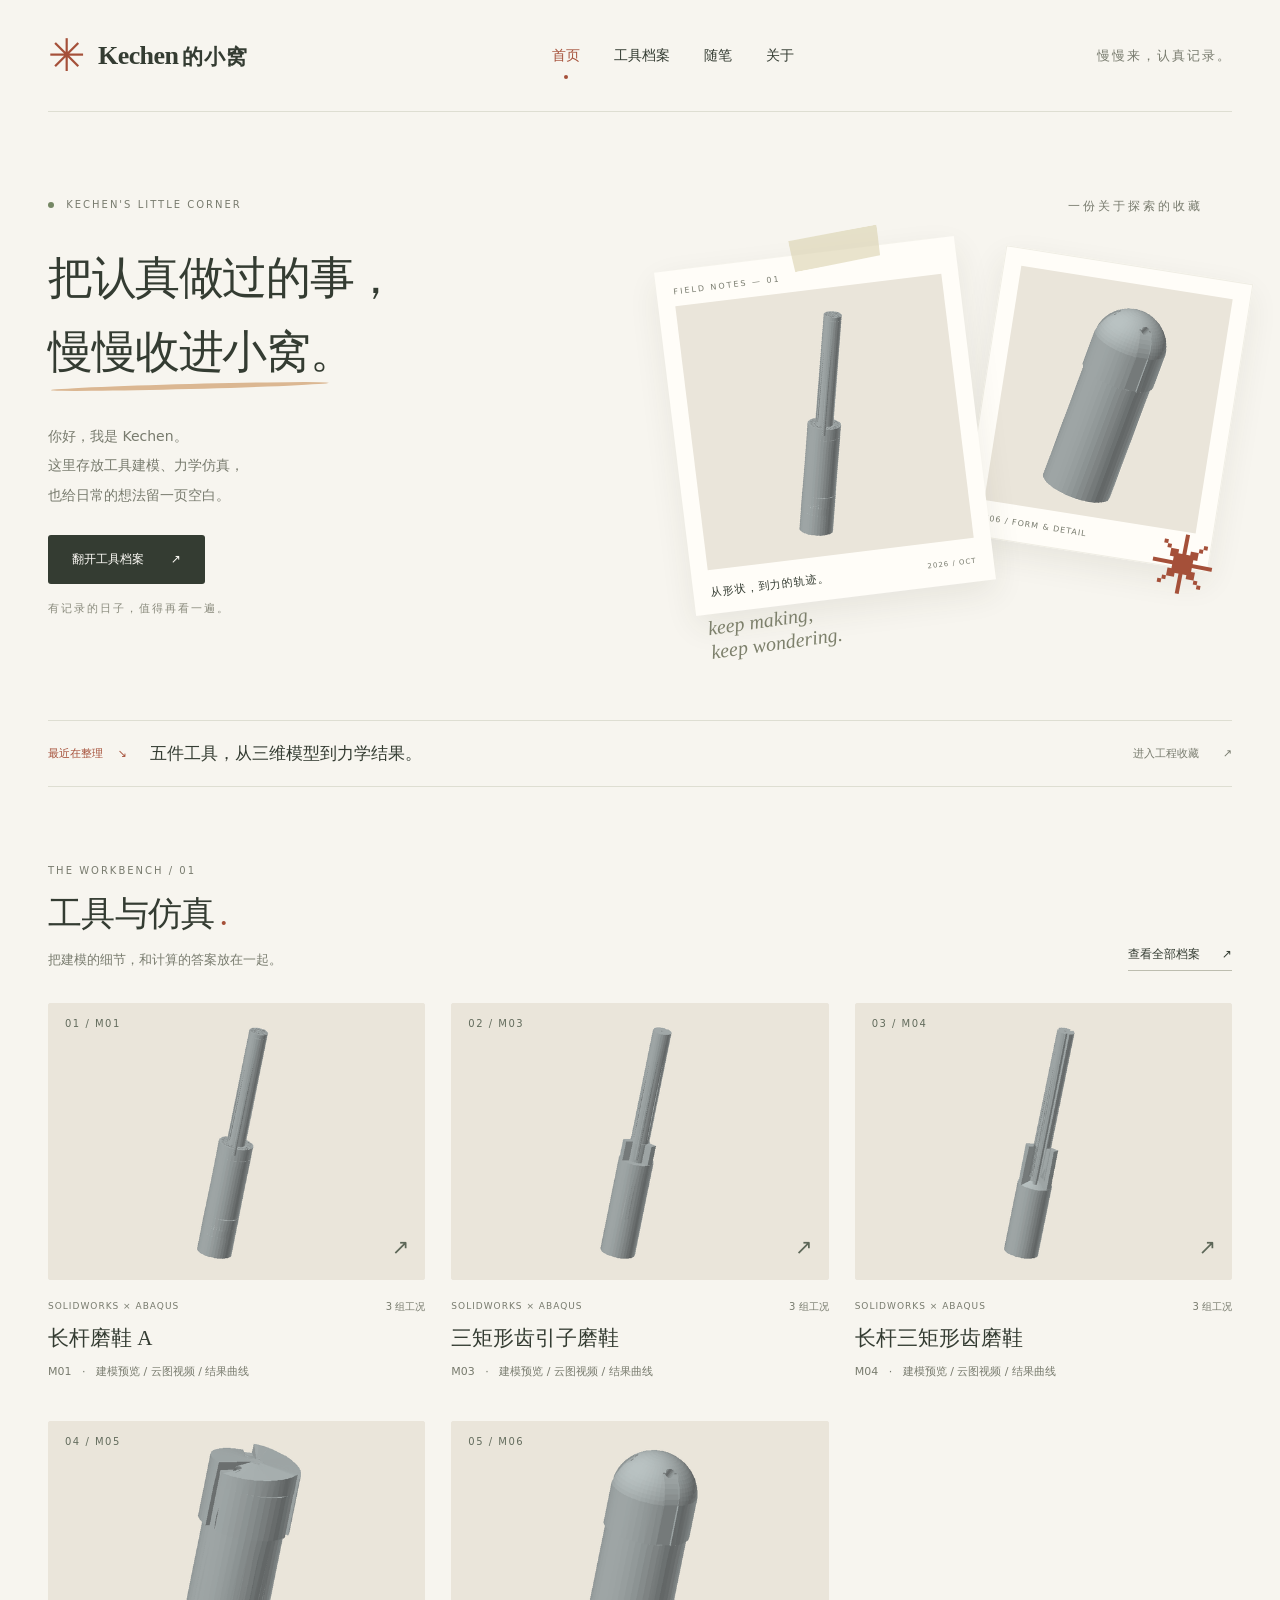
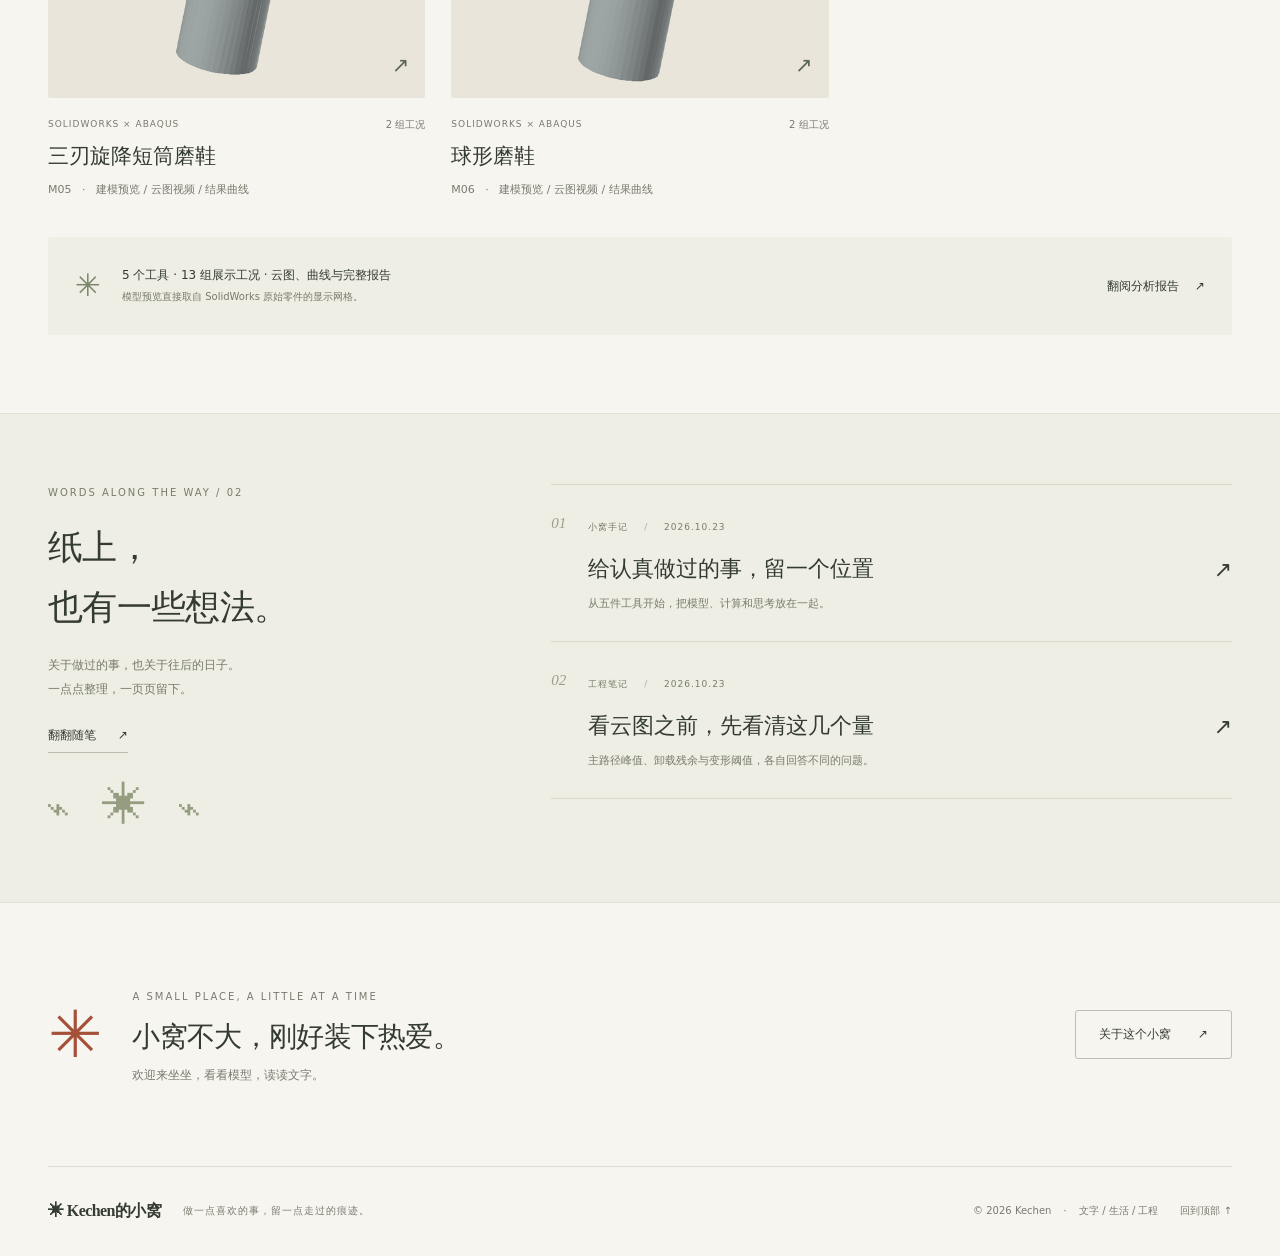
<file: index.html>
<!doctype html><html lang="zh-CN"><head><meta charset="utf-8"><meta name="viewport" content="width=device-width,initial-scale=1"><meta name="theme-color" content="#f7f5ef"><meta name="description" content="Kechen 的个人博客，收集生活、工具建模与 Abaqus 力学仿真的记录。"><title>Kechen的小窝</title><link rel="icon" href="/assets/favicon.svg" type="image/svg+xml"><link rel="stylesheet" href="/assets/style.css"><script src="/assets/app.js" defer></script></head><body><a class="skip" href="#main">跳到主要内容</a><header class="header wrap"><a class="brand" href="/" aria-label="Kechen的小窝首页"><span class="brand-mark" aria-hidden="true">✳</span><span>Kechen<span class="brand-chinese">的小窝</span></span></a><nav aria-label="主导航"><a href="/" aria-current="page">首页</a><a href="/tools/" >工具档案</a><a href="/notes/" >随笔</a><a href="/about/" >关于</a></nav><span class="header-note">慢慢来，认真记录。</span></header><main id="main">
<section class="hero wrap"><div class="hero-copy"><div class="eyebrow hero-eyebrow"><span class="green-dot"></span> KECHEN'S LITTLE CORNER</div><h1>把认真做过的事，<br><span class="hero-underline">慢慢收进小窝。</span></h1><p>你好，我是 Kechen。<br>这里存放工具建模、力学仿真，<br class="desktop-break">也给日常的想法留一页空白。</p><a class="button primary" href="/tools/">翻开工具档案 <span aria-hidden="true">↗</span></a><span class="hero-footnote">有记录的日子，值得再看一遍。</span></div><div class="hero-art"><span class="art-label">一份关于探索的收藏</span><div class="paper paper-back"><img src="/assets/models/M06.png" alt="球形磨鞋 SolidWorks 原始模型预览" width="600" height="440"><span>M06 / FORM & DETAIL</span></div><div class="paper paper-front"><span class="paper-kicker">FIELD NOTES — 01</span><img src="/assets/models/M01.png" alt="长杆磨鞋 A SolidWorks 原始模型预览" width="600" height="440"><div class="paper-caption"><span>从形状，到力的轨迹。</span><span>2026 / OCT</span></div></div><span class="paper-tape"></span><span class="art-spark" aria-hidden="true">✳</span><span class="art-script">keep making,<br>keep wondering.</span></div></section>
<section class="intro-strip wrap"><span>最近在整理 <span aria-hidden="true">↘</span></span><p>五件工具，从三维模型到力学结果。</p><a href="/tools/">进入工程收藏 <span aria-hidden="true">↗</span></a></section>
<section class="section wrap" id="archive"><div class="section-head"><div><div class="eyebrow">THE WORKBENCH / 01</div><h2>工具与仿真<span class="title-dot">.</span></h2><p>把建模的细节，和计算的答案放在一起。</p></div><a class="text-link" href="/tools/">查看全部档案 <span aria-hidden="true">↗</span></a></div><div class="tool-grid home-grid"><article class="tool-card" data-search="M01 长杆磨鞋 A Abaqus SolidWorks 建模 仿真"><a class="tool-image" href="/tools/M01/"><img src="/assets/models/M01.png" alt="长杆磨鞋 A的 SolidWorks 模型预览" loading="lazy" width="600" height="440"><span class="image-index">01 / M01</span><span class="image-arrow" aria-hidden="true">↗</span></a><div class="tool-card-meta"><span>SOLIDWORKS × ABAQUS</span><span>3 组工况</span></div><h3><a href="/tools/M01/">长杆磨鞋 A</a></h3><p>M01 <span>·</span> 建模预览 / 云图视频 / 结果曲线</p></article><article class="tool-card" data-search="M03 三矩形齿引子磨鞋 Abaqus SolidWorks 建模 仿真"><a class="tool-image" href="/tools/M03/"><img src="/assets/models/M03.png" alt="三矩形齿引子磨鞋的 SolidWorks 模型预览" loading="lazy" width="600" height="440"><span class="image-index">02 / M03</span><span class="image-arrow" aria-hidden="true">↗</span></a><div class="tool-card-meta"><span>SOLIDWORKS × ABAQUS</span><span>3 组工况</span></div><h3><a href="/tools/M03/">三矩形齿引子磨鞋</a></h3><p>M03 <span>·</span> 建模预览 / 云图视频 / 结果曲线</p></article><article class="tool-card" data-search="M04 长杆三矩形齿磨鞋 Abaqus SolidWorks 建模 仿真"><a class="tool-image" href="/tools/M04/"><img src="/assets/models/M04.png" alt="长杆三矩形齿磨鞋的 SolidWorks 模型预览" loading="lazy" width="600" height="440"><span class="image-index">03 / M04</span><span class="image-arrow" aria-hidden="true">↗</span></a><div class="tool-card-meta"><span>SOLIDWORKS × ABAQUS</span><span>3 组工况</span></div><h3><a href="/tools/M04/">长杆三矩形齿磨鞋</a></h3><p>M04 <span>·</span> 建模预览 / 云图视频 / 结果曲线</p></article><article class="tool-card" data-search="M05 三刃旋降短筒磨鞋 Abaqus SolidWorks 建模 仿真"><a class="tool-image" href="/tools/M05/"><img src="/assets/models/M05.png" alt="三刃旋降短筒磨鞋的 SolidWorks 模型预览" loading="lazy" width="600" height="440"><span class="image-index">04 / M05</span><span class="image-arrow" aria-hidden="true">↗</span></a><div class="tool-card-meta"><span>SOLIDWORKS × ABAQUS</span><span>2 组工况</span></div><h3><a href="/tools/M05/">三刃旋降短筒磨鞋</a></h3><p>M05 <span>·</span> 建模预览 / 云图视频 / 结果曲线</p></article><article class="tool-card" data-search="M06 球形磨鞋 Abaqus SolidWorks 建模 仿真"><a class="tool-image" href="/tools/M06/"><img src="/assets/models/M06.png" alt="球形磨鞋的 SolidWorks 模型预览" loading="lazy" width="600" height="440"><span class="image-index">05 / M06</span><span class="image-arrow" aria-hidden="true">↗</span></a><div class="tool-card-meta"><span>SOLIDWORKS × ABAQUS</span><span>2 组工况</span></div><h3><a href="/tools/M06/">球形磨鞋</a></h3><p>M06 <span>·</span> 建模预览 / 云图视频 / 结果曲线</p></article></div><div class="archive-note"><span class="small-flower">✳</span><p>5 个工具 · 13 组展示工况 · 云图、曲线与完整报告<br><small>模型预览直接取自 SolidWorks 原始零件的显示网格。</small></p><a href="/report/">翻阅分析报告 <span aria-hidden="true">↗</span></a></div></section>
<section class="notes-section"><div class="wrap notes-layout"><div class="notes-intro"><div class="eyebrow">WORDS ALONG THE WAY / 02</div><h2>纸上，<br>也有一些想法。</h2><p>关于做过的事，也关于往后的日子。<br>一点点整理，一页页留下。</p><a class="text-link" href="/notes/">翻翻随笔 <span aria-hidden="true">↗</span></a><div class="doodle" aria-hidden="true">⌁ ✳ ⌁</div></div><div class="note-list"><a class="note-row" href="/notes/the-first-page/"><span class="note-number">01</span><div><span class="eyebrow">小窝手记 <span> / </span> 2026.10.23</span><h3>给认真做过的事，留一个位置</h3><p>从五件工具开始，把模型、计算和思考放在一起。</p></div><span class="note-arrow" aria-hidden="true">↗</span></a><a class="note-row" href="/notes/reading-a-simulation/"><span class="note-number">02</span><div><span class="eyebrow">工程笔记 <span> / </span> 2026.10.23</span><h3>看云图之前，先看清这几个量</h3><p>主路径峰值、卸载残余与变形阈值，各自回答不同的问题。</p></div><span class="note-arrow" aria-hidden="true">↗</span></a></div></div></section>
<section class="about-strip wrap"><span class="about-star" aria-hidden="true">✳</span><div><span class="eyebrow">A SMALL PLACE, A LITTLE AT A TIME</span><h2>小窝不大，刚好装下热爱。</h2><p>欢迎来坐坐，看看模型，读读文字。</p></div><a class="button outline" href="/about/">关于这个小窝 <span aria-hidden="true">↗</span></a></section></main><footer class="footer wrap"><a class="brand footer-brand" href="/">✳ Kechen的小窝</a><p>做一点喜欢的事，留一点走过的痕迹。</p><span>© 2026 Kechen <span class="footer-dot">·</span> 文字 / 生活 / 工程</span><a class="top-link" href="#main">回到顶部 ↑</a></footer><div class="toast" role="status" aria-live="polite"></div><dialog class="lightbox" aria-label="图片预览"><button class="lightbox-close" aria-label="关闭图片">关闭 ×</button><img alt=""><p></p></dialog></body></html>
</file>
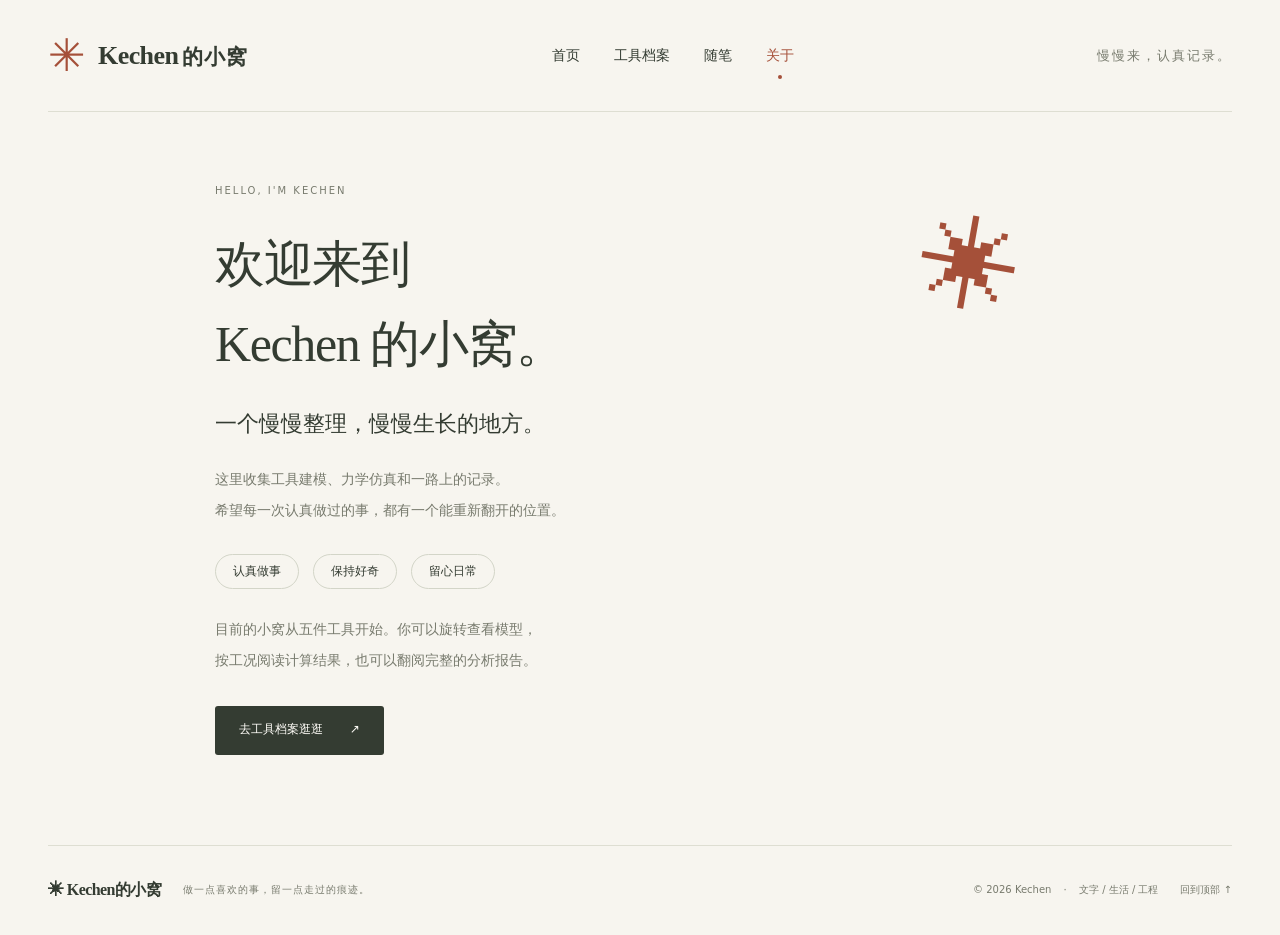
<file: about/index.html>
<!doctype html><html lang="zh-CN"><head><meta charset="utf-8"><meta name="viewport" content="width=device-width,initial-scale=1"><meta name="theme-color" content="#f7f5ef"><meta name="description" content="这里是 Kechen 的个人博客，保存工具建模、仿真结果与日常记录。"><title>关于小窝 · Kechen的小窝</title><link rel="icon" href="/assets/favicon.svg" type="image/svg+xml"><link rel="stylesheet" href="/assets/style.css"><script src="/assets/app.js" defer></script></head><body><a class="skip" href="#main">跳到主要内容</a><header class="header wrap"><a class="brand" href="/" aria-label="Kechen的小窝首页"><span class="brand-mark" aria-hidden="true">✳</span><span>Kechen<span class="brand-chinese">的小窝</span></span></a><nav aria-label="主导航"><a href="/" >首页</a><a href="/tools/" >工具档案</a><a href="/notes/" >随笔</a><a href="/about/" aria-current="page">关于</a></nav><span class="header-note">慢慢来，认真记录。</span></header><main id="main"><section class="about-page wrap"><div class="eyebrow">HELLO, I'M KECHEN</div><span class="large-star" aria-hidden="true">✳</span><h1>欢迎来到<br>Kechen 的小窝。</h1><p class="about-lead">一个慢慢整理，慢慢生长的地方。</p><p>这里收集工具建模、力学仿真和一路上的记录。<br>希望每一次认真做过的事，都有一个能重新翻开的位置。</p><div class="about-values"><span>认真做事</span><span>保持好奇</span><span>留心日常</span></div><p>目前的小窝从五件工具开始。你可以旋转查看模型，<br>按工况阅读计算结果，也可以翻阅完整的分析报告。</p><a class="button primary" href="/tools/">去工具档案逛逛 <span aria-hidden="true">↗</span></a></section></main><footer class="footer wrap"><a class="brand footer-brand" href="/">✳ Kechen的小窝</a><p>做一点喜欢的事，留一点走过的痕迹。</p><span>© 2026 Kechen <span class="footer-dot">·</span> 文字 / 生活 / 工程</span><a class="top-link" href="#main">回到顶部 ↑</a></footer><div class="toast" role="status" aria-live="polite"></div><dialog class="lightbox" aria-label="图片预览"><button class="lightbox-close" aria-label="关闭图片">关闭 ×</button><img alt=""><p></p></dialog></body></html>
</file>
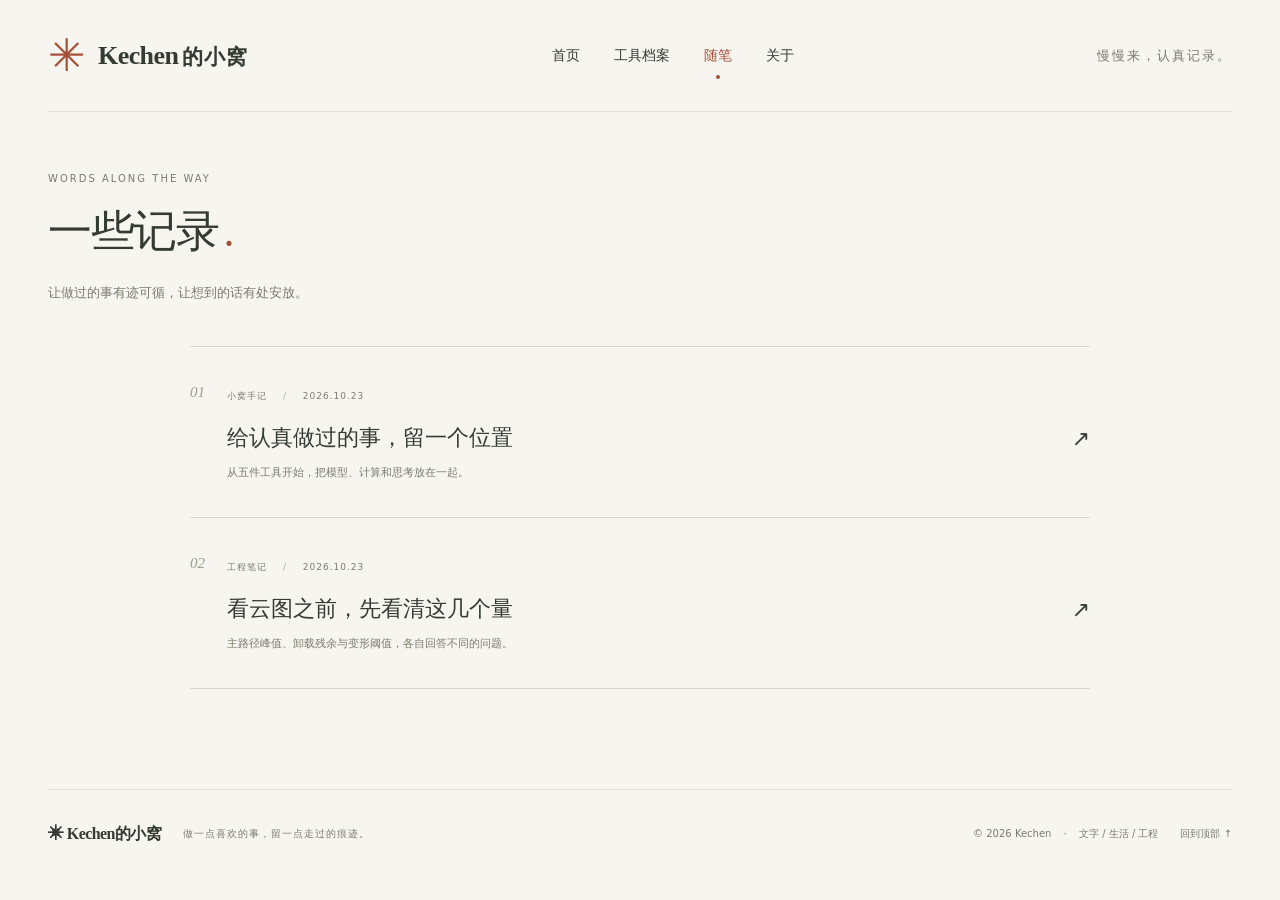
<file: notes/index.html>
<!doctype html><html lang="zh-CN"><head><meta charset="utf-8"><meta name="viewport" content="width=device-width,initial-scale=1"><meta name="theme-color" content="#f7f5ef"><meta name="description" content="关于工具、计算和日常的小窝手记。"><title>随笔 · Kechen的小窝</title><link rel="icon" href="/assets/favicon.svg" type="image/svg+xml"><link rel="stylesheet" href="/assets/style.css"><script src="/assets/app.js" defer></script></head><body><a class="skip" href="#main">跳到主要内容</a><header class="header wrap"><a class="brand" href="/" aria-label="Kechen的小窝首页"><span class="brand-mark" aria-hidden="true">✳</span><span>Kechen<span class="brand-chinese">的小窝</span></span></a><nav aria-label="主导航"><a href="/" >首页</a><a href="/tools/" >工具档案</a><a href="/notes/" aria-current="page">随笔</a><a href="/about/" >关于</a></nav><span class="header-note">慢慢来，认真记录。</span></header><main id="main"><section class="page-heading wrap"><div class="eyebrow">WORDS ALONG THE WAY</div><h1>一些记录<span class="title-dot">.</span></h1><p>让做过的事有迹可循，让想到的话有处安放。</p></section><section class="wrap note-index"><a class="note-row" href="/notes/the-first-page/"><span class="note-number">01</span><div><span class="eyebrow">小窝手记 <span> / </span> 2026.10.23</span><h3>给认真做过的事，留一个位置</h3><p>从五件工具开始，把模型、计算和思考放在一起。</p></div><span class="note-arrow" aria-hidden="true">↗</span></a><a class="note-row" href="/notes/reading-a-simulation/"><span class="note-number">02</span><div><span class="eyebrow">工程笔记 <span> / </span> 2026.10.23</span><h3>看云图之前，先看清这几个量</h3><p>主路径峰值、卸载残余与变形阈值，各自回答不同的问题。</p></div><span class="note-arrow" aria-hidden="true">↗</span></a></section></main><footer class="footer wrap"><a class="brand footer-brand" href="/">✳ Kechen的小窝</a><p>做一点喜欢的事，留一点走过的痕迹。</p><span>© 2026 Kechen <span class="footer-dot">·</span> 文字 / 生活 / 工程</span><a class="top-link" href="#main">回到顶部 ↑</a></footer><div class="toast" role="status" aria-live="polite"></div><dialog class="lightbox" aria-label="图片预览"><button class="lightbox-close" aria-label="关闭图片">关闭 ×</button><img alt=""><p></p></dialog></body></html>
</file>
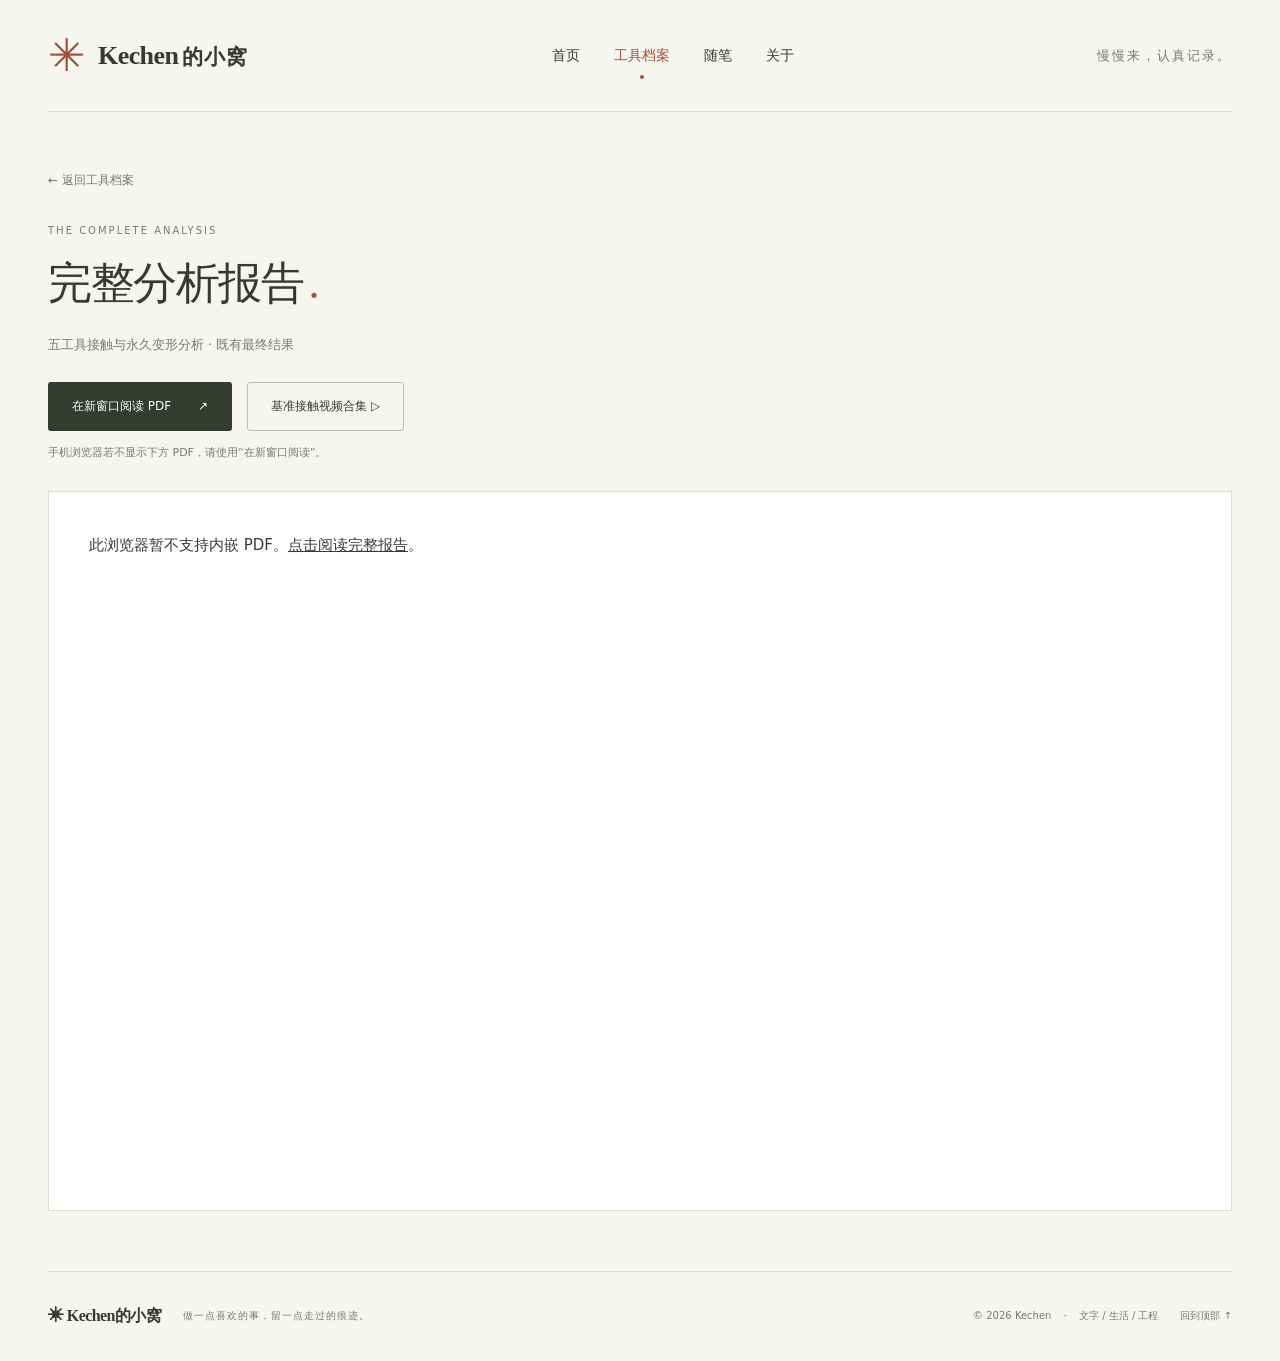
<file: report/index.html>
<!doctype html><html lang="zh-CN"><head><meta charset="utf-8"><meta name="viewport" content="width=device-width,initial-scale=1"><meta name="theme-color" content="#f7f5ef"><meta name="description" content="阅读五工具接触与永久变形分析报告，查看分析条件与完整结论。"><title>五工具分析报告 · Kechen的小窝</title><link rel="icon" href="/assets/favicon.svg" type="image/svg+xml"><link rel="stylesheet" href="/assets/style.css"><script src="/assets/app.js" defer></script></head><body><a class="skip" href="#main">跳到主要内容</a><header class="header wrap"><a class="brand" href="/" aria-label="Kechen的小窝首页"><span class="brand-mark" aria-hidden="true">✳</span><span>Kechen<span class="brand-chinese">的小窝</span></span></a><nav aria-label="主导航"><a href="/" >首页</a><a href="/tools/" aria-current="page">工具档案</a><a href="/notes/" >随笔</a><a href="/about/" >关于</a></nav><span class="header-note">慢慢来，认真记录。</span></header><main id="main"><section class="page-heading wrap"><a class="back-link" href="/tools/">← 返回工具档案</a><div class="eyebrow">THE COMPLETE ANALYSIS</div><h1>完整分析报告<span class="title-dot">.</span></h1><p>五工具接触与永久变形分析 · 既有最终结果</p><div class="report-links"><a class="button primary" href="/assets/media/ddc6a85c4419.pdf" target="_blank" rel="noopener">在新窗口阅读 PDF <span aria-hidden="true">↗</span></a><a class="button outline" href="/assets/media/ec62c3c1aeb9.mp4">基准接触视频合集 ▷</a></div><p class="fine-print">手机浏览器若不显示下方 PDF，请使用“在新窗口阅读”。</p></section><section class="wrap pdf-section"><object data="/assets/media/ddc6a85c4419.pdf" type="application/pdf" aria-label="五工具接触与永久变形分析报告"><p>此浏览器暂不支持内嵌 PDF。<a href="/assets/media/ddc6a85c4419.pdf">点击阅读完整报告</a>。</p></object></section></main><footer class="footer wrap"><a class="brand footer-brand" href="/">✳ Kechen的小窝</a><p>做一点喜欢的事，留一点走过的痕迹。</p><span>© 2026 Kechen <span class="footer-dot">·</span> 文字 / 生活 / 工程</span><a class="top-link" href="#main">回到顶部 ↑</a></footer><div class="toast" role="status" aria-live="polite"></div><dialog class="lightbox" aria-label="图片预览"><button class="lightbox-close" aria-label="关闭图片">关闭 ×</button><img alt=""><p></p></dialog></body></html>
</file>
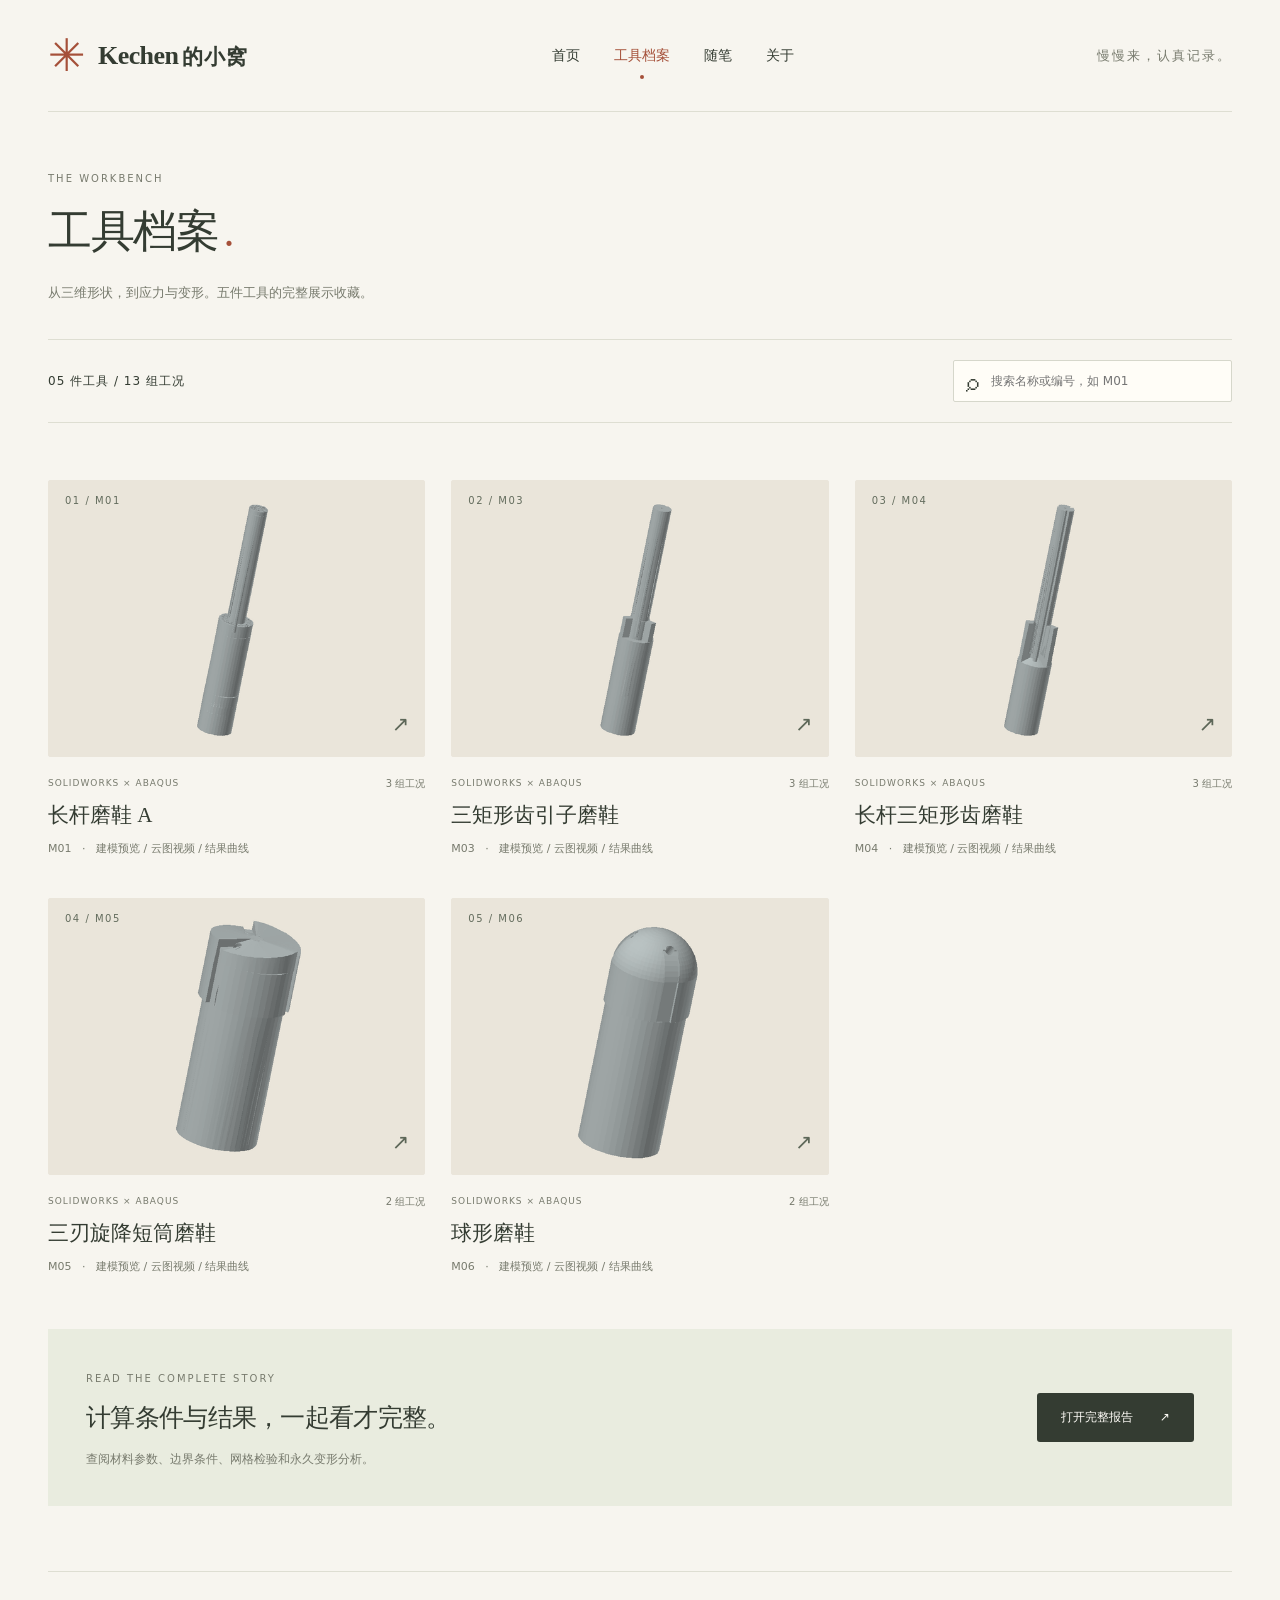
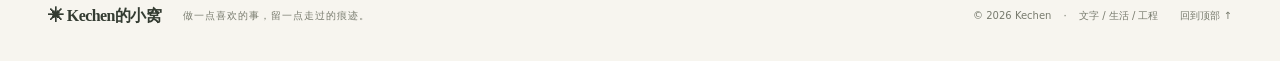
<file: tools/index.html>
<!doctype html><html lang="zh-CN"><head><meta charset="utf-8"><meta name="viewport" content="width=device-width,initial-scale=1"><meta name="theme-color" content="#f7f5ef"><meta name="description" content="五个磨鞋工具的 SolidWorks 模型预览、Abaqus 云图视频、工况结果与分析报告。"><title>工具档案 · Kechen的小窝</title><link rel="icon" href="/assets/favicon.svg" type="image/svg+xml"><link rel="stylesheet" href="/assets/style.css"><script src="/assets/app.js" defer></script></head><body><a class="skip" href="#main">跳到主要内容</a><header class="header wrap"><a class="brand" href="/" aria-label="Kechen的小窝首页"><span class="brand-mark" aria-hidden="true">✳</span><span>Kechen<span class="brand-chinese">的小窝</span></span></a><nav aria-label="主导航"><a href="/" >首页</a><a href="/tools/" aria-current="page">工具档案</a><a href="/notes/" >随笔</a><a href="/about/" >关于</a></nav><span class="header-note">慢慢来，认真记录。</span></header><main id="main">
<section class="page-heading wrap"><div class="eyebrow">THE WORKBENCH</div><h1>工具档案<span class="title-dot">.</span></h1><p>从三维形状，到应力与变形。五件工具的完整展示收藏。</p><div class="archive-toolbar"><span>05 件工具 / 13 组工况</span><label class="search"><span aria-hidden="true">⌕</span><input type="search" id="tool-search" placeholder="搜索名称或编号，如 M01" aria-label="搜索工具"></label></div><p class="search-status" aria-live="polite"></p></section><section class="wrap"><div class="tool-grid archive-grid"><article class="tool-card" data-search="M01 长杆磨鞋 A Abaqus SolidWorks 建模 仿真"><a class="tool-image" href="/tools/M01/"><img src="/assets/models/M01.png" alt="长杆磨鞋 A的 SolidWorks 模型预览" loading="lazy" width="600" height="440"><span class="image-index">01 / M01</span><span class="image-arrow" aria-hidden="true">↗</span></a><div class="tool-card-meta"><span>SOLIDWORKS × ABAQUS</span><span>3 组工况</span></div><h3><a href="/tools/M01/">长杆磨鞋 A</a></h3><p>M01 <span>·</span> 建模预览 / 云图视频 / 结果曲线</p></article><article class="tool-card" data-search="M03 三矩形齿引子磨鞋 Abaqus SolidWorks 建模 仿真"><a class="tool-image" href="/tools/M03/"><img src="/assets/models/M03.png" alt="三矩形齿引子磨鞋的 SolidWorks 模型预览" loading="lazy" width="600" height="440"><span class="image-index">02 / M03</span><span class="image-arrow" aria-hidden="true">↗</span></a><div class="tool-card-meta"><span>SOLIDWORKS × ABAQUS</span><span>3 组工况</span></div><h3><a href="/tools/M03/">三矩形齿引子磨鞋</a></h3><p>M03 <span>·</span> 建模预览 / 云图视频 / 结果曲线</p></article><article class="tool-card" data-search="M04 长杆三矩形齿磨鞋 Abaqus SolidWorks 建模 仿真"><a class="tool-image" href="/tools/M04/"><img src="/assets/models/M04.png" alt="长杆三矩形齿磨鞋的 SolidWorks 模型预览" loading="lazy" width="600" height="440"><span class="image-index">03 / M04</span><span class="image-arrow" aria-hidden="true">↗</span></a><div class="tool-card-meta"><span>SOLIDWORKS × ABAQUS</span><span>3 组工况</span></div><h3><a href="/tools/M04/">长杆三矩形齿磨鞋</a></h3><p>M04 <span>·</span> 建模预览 / 云图视频 / 结果曲线</p></article><article class="tool-card" data-search="M05 三刃旋降短筒磨鞋 Abaqus SolidWorks 建模 仿真"><a class="tool-image" href="/tools/M05/"><img src="/assets/models/M05.png" alt="三刃旋降短筒磨鞋的 SolidWorks 模型预览" loading="lazy" width="600" height="440"><span class="image-index">04 / M05</span><span class="image-arrow" aria-hidden="true">↗</span></a><div class="tool-card-meta"><span>SOLIDWORKS × ABAQUS</span><span>2 组工况</span></div><h3><a href="/tools/M05/">三刃旋降短筒磨鞋</a></h3><p>M05 <span>·</span> 建模预览 / 云图视频 / 结果曲线</p></article><article class="tool-card" data-search="M06 球形磨鞋 Abaqus SolidWorks 建模 仿真"><a class="tool-image" href="/tools/M06/"><img src="/assets/models/M06.png" alt="球形磨鞋的 SolidWorks 模型预览" loading="lazy" width="600" height="440"><span class="image-index">05 / M06</span><span class="image-arrow" aria-hidden="true">↗</span></a><div class="tool-card-meta"><span>SOLIDWORKS × ABAQUS</span><span>2 组工况</span></div><h3><a href="/tools/M06/">球形磨鞋</a></h3><p>M06 <span>·</span> 建模预览 / 云图视频 / 结果曲线</p></article></div><p class="empty-result" hidden>暂时没有找到这件工具，换个名称或编号试试。</p><div class="report-banner"><div><span class="eyebrow">READ THE COMPLETE STORY</span><h2>计算条件与结果，一起看才完整。</h2><p>查阅材料参数、边界条件、网格检验和永久变形分析。</p></div><a class="button primary" href="/report/">打开完整报告 <span aria-hidden="true">↗</span></a></div></section></main><footer class="footer wrap"><a class="brand footer-brand" href="/">✳ Kechen的小窝</a><p>做一点喜欢的事，留一点走过的痕迹。</p><span>© 2026 Kechen <span class="footer-dot">·</span> 文字 / 生活 / 工程</span><a class="top-link" href="#main">回到顶部 ↑</a></footer><div class="toast" role="status" aria-live="polite"></div><dialog class="lightbox" aria-label="图片预览"><button class="lightbox-close" aria-label="关闭图片">关闭 ×</button><img alt=""><p></p></dialog></body></html>
</file>
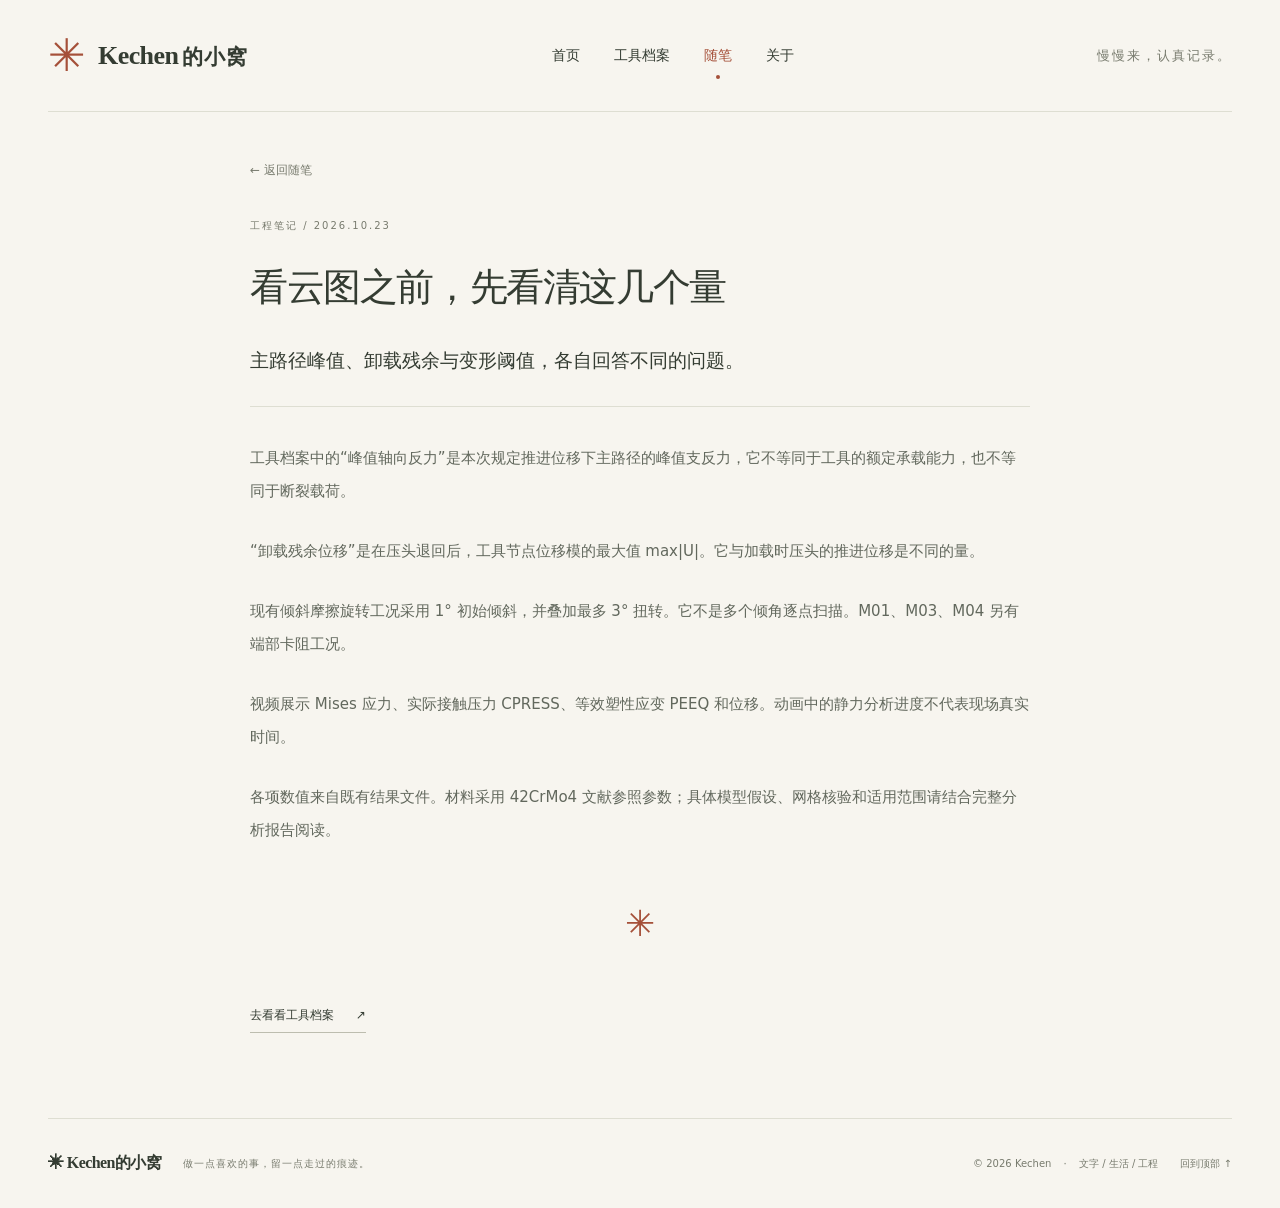
<file: notes/reading-a-simulation/index.html>
<!doctype html><html lang="zh-CN"><head><meta charset="utf-8"><meta name="viewport" content="width=device-width,initial-scale=1"><meta name="theme-color" content="#f7f5ef"><meta name="description" content="主路径峰值、卸载残余与变形阈值，各自回答不同的问题。"><title>看云图之前，先看清这几个量 · Kechen的小窝</title><link rel="icon" href="/assets/favicon.svg" type="image/svg+xml"><link rel="stylesheet" href="/assets/style.css"><script src="/assets/app.js" defer></script></head><body><a class="skip" href="#main">跳到主要内容</a><header class="header wrap"><a class="brand" href="/" aria-label="Kechen的小窝首页"><span class="brand-mark" aria-hidden="true">✳</span><span>Kechen<span class="brand-chinese">的小窝</span></span></a><nav aria-label="主导航"><a href="/" >首页</a><a href="/tools/" >工具档案</a><a href="/notes/" aria-current="page">随笔</a><a href="/about/" >关于</a></nav><span class="header-note">慢慢来，认真记录。</span></header><main id="main"><article class="prose wrap"><a class="back-link" href="/notes/">← 返回随笔</a><div class="eyebrow">工程笔记 / 2026.10.23</div><h1>看云图之前，先看清这几个量</h1><p class="prose-intro">主路径峰值、卸载残余与变形阈值，各自回答不同的问题。</p><p>工具档案中的“峰值轴向反力”是本次规定推进位移下主路径的峰值支反力，它不等同于工具的额定承载能力，也不等同于断裂载荷。</p><p>“卸载残余位移”是在压头退回后，工具节点位移模的最大值 max|U|。它与加载时压头的推进位移是不同的量。</p><p>现有倾斜摩擦旋转工况采用 1° 初始倾斜，并叠加最多 3° 扭转。它不是多个倾角逐点扫描。M01、M03、M04 另有端部卡阻工况。</p><p>视频展示 Mises 应力、实际接触压力 CPRESS、等效塑性应变 PEEQ 和位移。动画中的静力分析进度不代表现场真实时间。</p><p>各项数值来自既有结果文件。材料采用 42CrMo4 文献参照参数；具体模型假设、网格核验和适用范围请结合完整分析报告阅读。</p><div class="prose-end">✳</div><a class="text-link" href="/tools/">去看看工具档案 <span aria-hidden="true">↗</span></a></article></main><footer class="footer wrap"><a class="brand footer-brand" href="/">✳ Kechen的小窝</a><p>做一点喜欢的事，留一点走过的痕迹。</p><span>© 2026 Kechen <span class="footer-dot">·</span> 文字 / 生活 / 工程</span><a class="top-link" href="#main">回到顶部 ↑</a></footer><div class="toast" role="status" aria-live="polite"></div><dialog class="lightbox" aria-label="图片预览"><button class="lightbox-close" aria-label="关闭图片">关闭 ×</button><img alt=""><p></p></dialog></body></html>
</file>
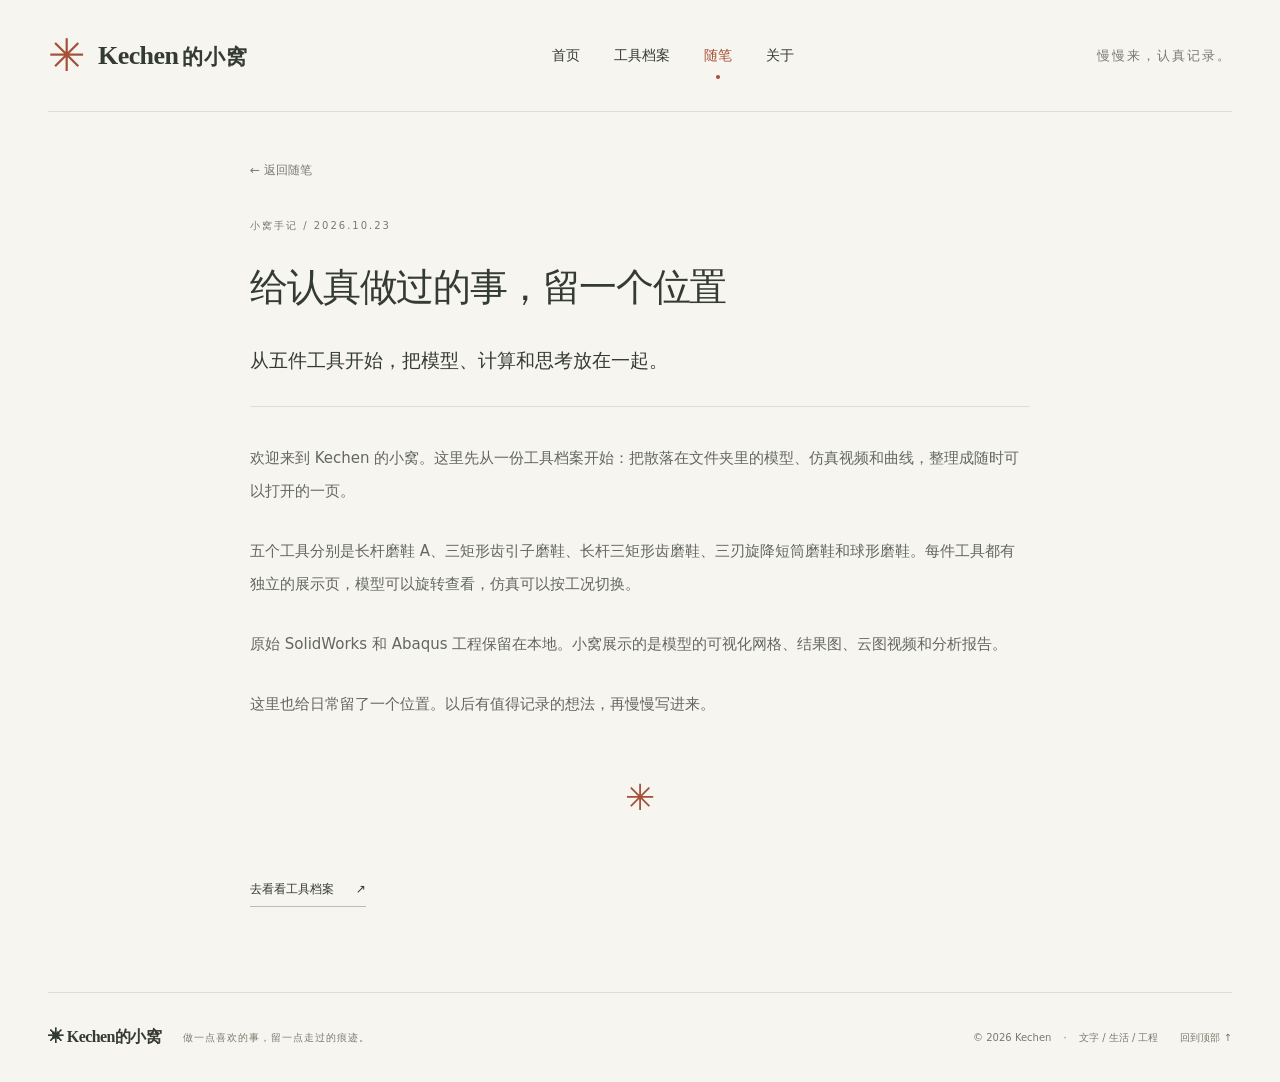
<file: notes/the-first-page/index.html>
<!doctype html><html lang="zh-CN"><head><meta charset="utf-8"><meta name="viewport" content="width=device-width,initial-scale=1"><meta name="theme-color" content="#f7f5ef"><meta name="description" content="从五件工具开始，把模型、计算和思考放在一起。"><title>给认真做过的事，留一个位置 · Kechen的小窝</title><link rel="icon" href="/assets/favicon.svg" type="image/svg+xml"><link rel="stylesheet" href="/assets/style.css"><script src="/assets/app.js" defer></script></head><body><a class="skip" href="#main">跳到主要内容</a><header class="header wrap"><a class="brand" href="/" aria-label="Kechen的小窝首页"><span class="brand-mark" aria-hidden="true">✳</span><span>Kechen<span class="brand-chinese">的小窝</span></span></a><nav aria-label="主导航"><a href="/" >首页</a><a href="/tools/" >工具档案</a><a href="/notes/" aria-current="page">随笔</a><a href="/about/" >关于</a></nav><span class="header-note">慢慢来，认真记录。</span></header><main id="main"><article class="prose wrap"><a class="back-link" href="/notes/">← 返回随笔</a><div class="eyebrow">小窝手记 / 2026.10.23</div><h1>给认真做过的事，留一个位置</h1><p class="prose-intro">从五件工具开始，把模型、计算和思考放在一起。</p><p>欢迎来到 Kechen 的小窝。这里先从一份工具档案开始：把散落在文件夹里的模型、仿真视频和曲线，整理成随时可以打开的一页。</p><p>五个工具分别是长杆磨鞋 A、三矩形齿引子磨鞋、长杆三矩形齿磨鞋、三刃旋降短筒磨鞋和球形磨鞋。每件工具都有独立的展示页，模型可以旋转查看，仿真可以按工况切换。</p><p>原始 SolidWorks 和 Abaqus 工程保留在本地。小窝展示的是模型的可视化网格、结果图、云图视频和分析报告。</p><p>这里也给日常留了一个位置。以后有值得记录的想法，再慢慢写进来。</p><div class="prose-end">✳</div><a class="text-link" href="/tools/">去看看工具档案 <span aria-hidden="true">↗</span></a></article></main><footer class="footer wrap"><a class="brand footer-brand" href="/">✳ Kechen的小窝</a><p>做一点喜欢的事，留一点走过的痕迹。</p><span>© 2026 Kechen <span class="footer-dot">·</span> 文字 / 生活 / 工程</span><a class="top-link" href="#main">回到顶部 ↑</a></footer><div class="toast" role="status" aria-live="polite"></div><dialog class="lightbox" aria-label="图片预览"><button class="lightbox-close" aria-label="关闭图片">关闭 ×</button><img alt=""><p></p></dialog></body></html>
</file>
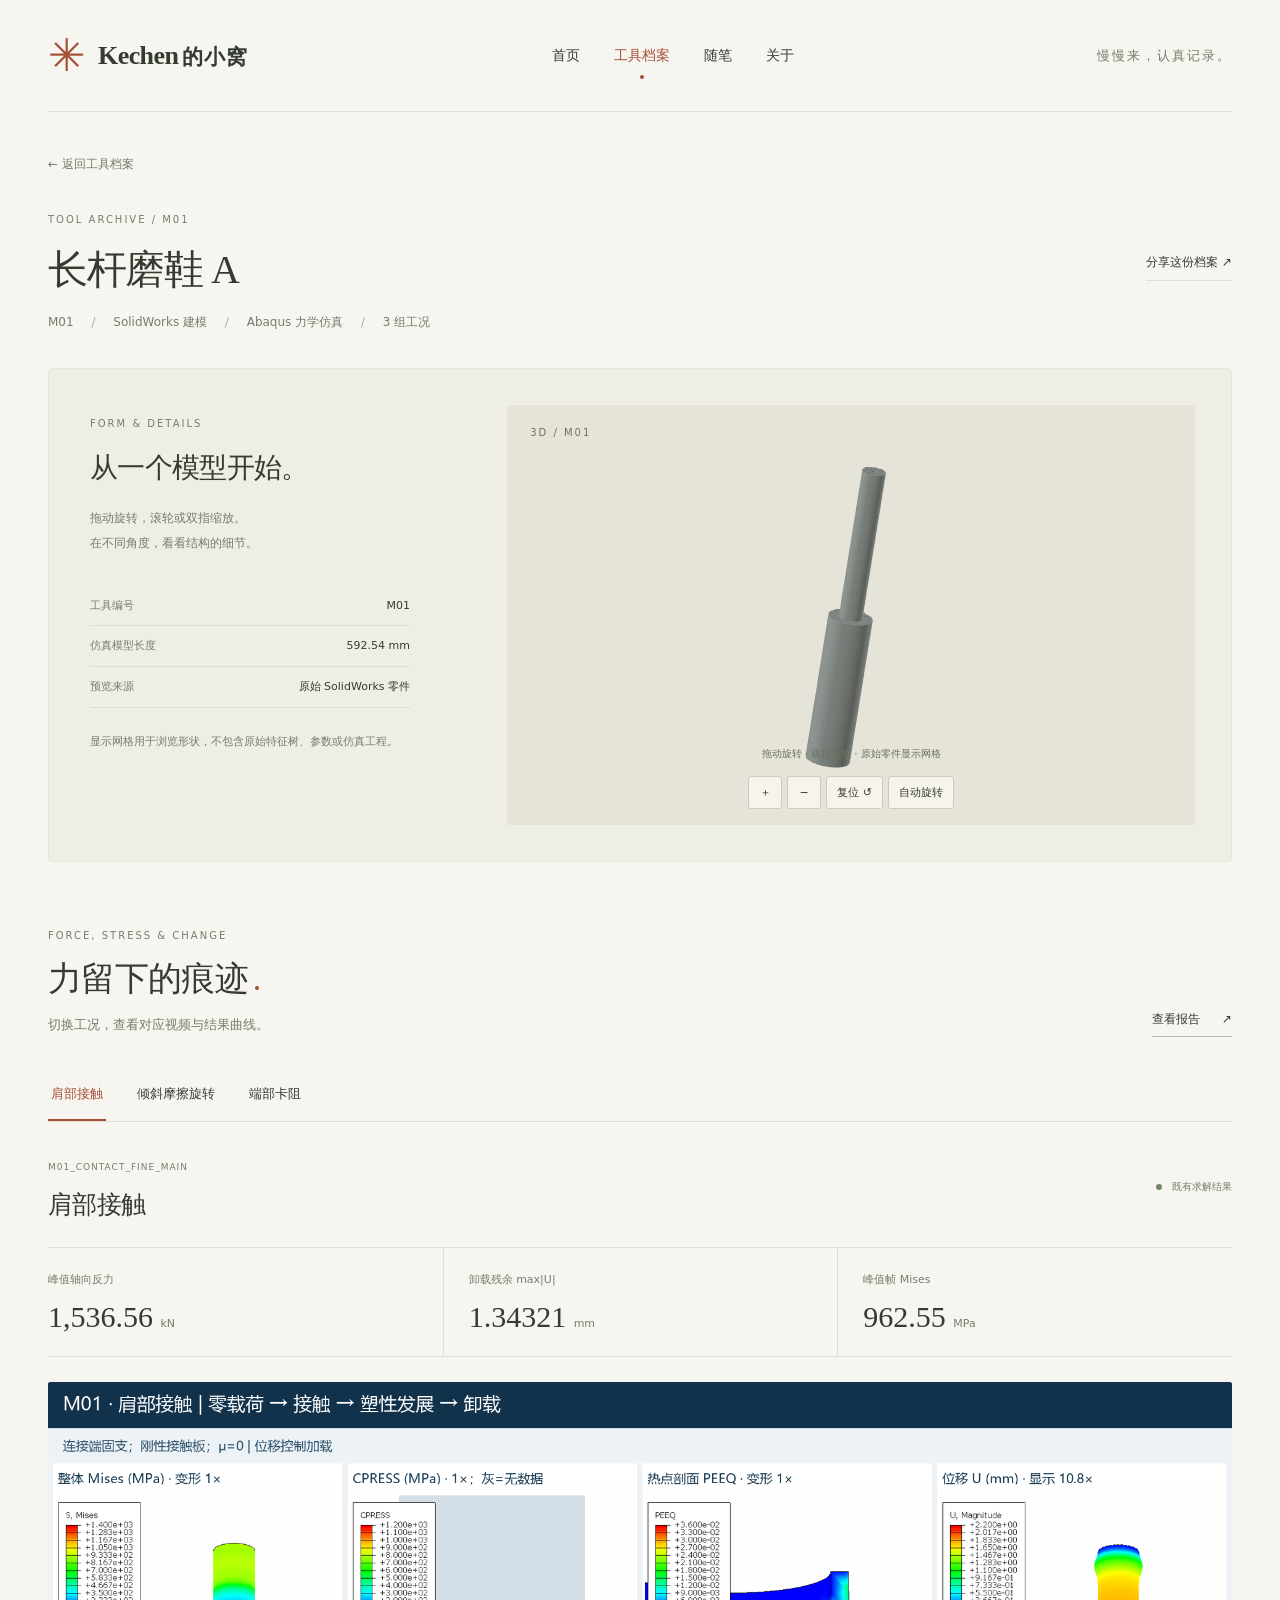
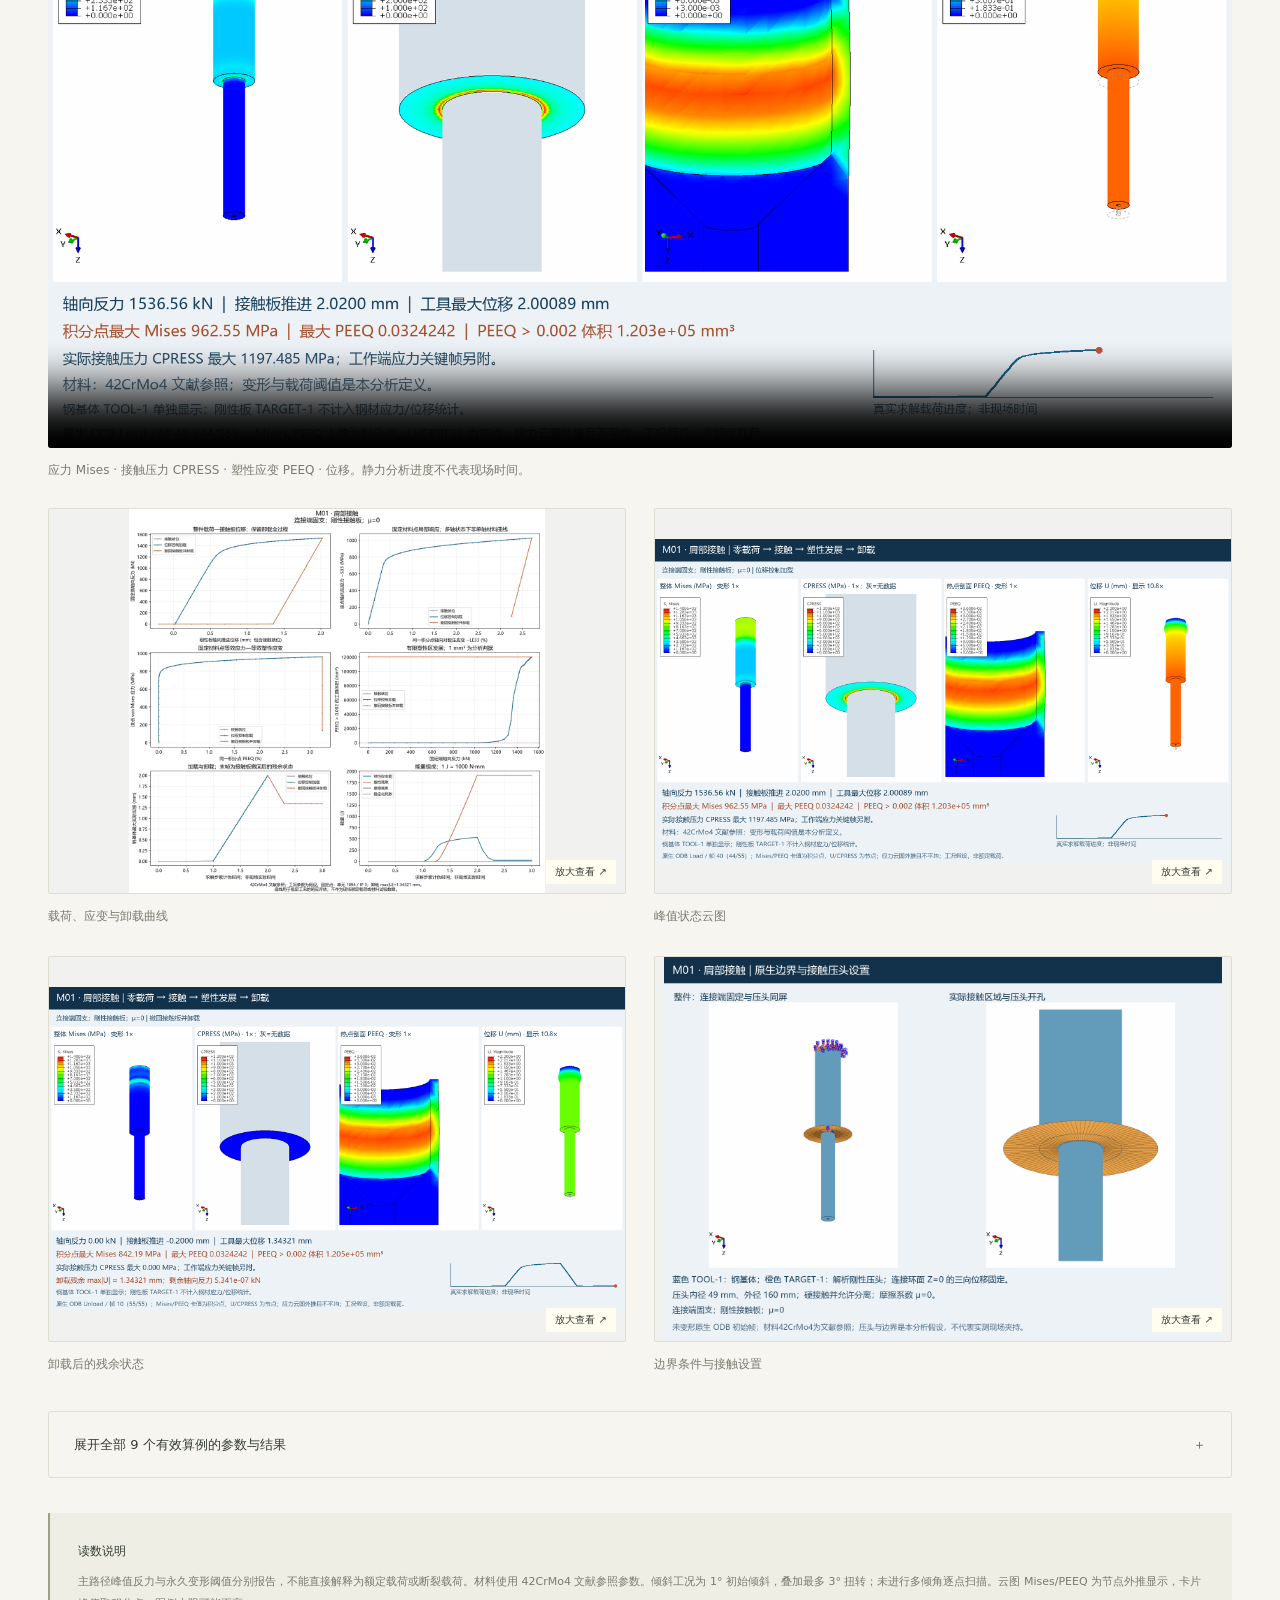
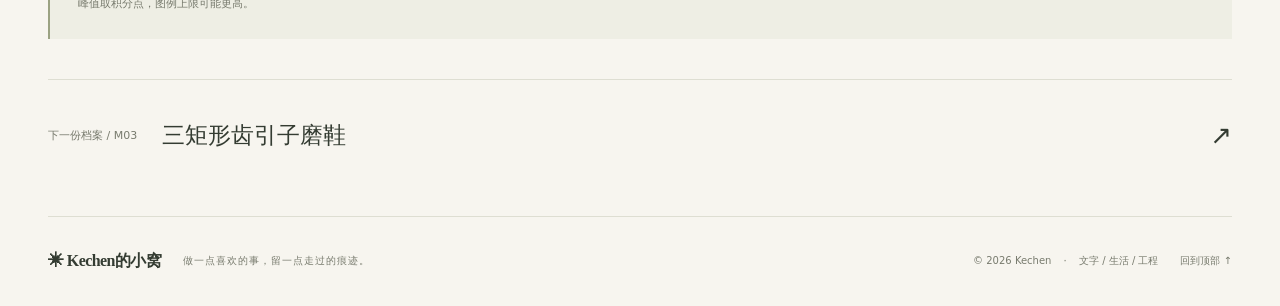
<file: tools/M01/index.html>
<!doctype html><html lang="zh-CN"><head><meta charset="utf-8"><meta name="viewport" content="width=device-width,initial-scale=1"><meta name="theme-color" content="#f7f5ef"><meta name="description" content="长杆磨鞋 A的 SolidWorks 原始模型预览与 3 组 Abaqus 仿真工况结果。"><title>M01 长杆磨鞋 A · Kechen的小窝</title><link rel="icon" href="/assets/favicon.svg" type="image/svg+xml"><link rel="stylesheet" href="/assets/style.css"><script src="/assets/app.js" defer></script><script type="module" src="/assets/model.js"></script></head><body><a class="skip" href="#main">跳到主要内容</a><header class="header wrap"><a class="brand" href="/" aria-label="Kechen的小窝首页"><span class="brand-mark" aria-hidden="true">✳</span><span>Kechen<span class="brand-chinese">的小窝</span></span></a><nav aria-label="主导航"><a href="/" >首页</a><a href="/tools/" aria-current="page">工具档案</a><a href="/notes/" >随笔</a><a href="/about/" >关于</a></nav><span class="header-note">慢慢来，认真记录。</span></header><main id="main">
 <section class="tool-detail-heading wrap"><a class="back-link" href="/tools/">← 返回工具档案</a><div class="eyebrow">TOOL ARCHIVE / M01</div><div class="detail-title"><h1>长杆磨鞋 A</h1><button class="text-button" data-copy>分享这份档案 ↗</button></div><p>M01 <span> / </span> SolidWorks 建模 <span> / </span> Abaqus 力学仿真 <span> / </span> 3 组工况</p></section>
 <section class="wrap model-section"><div class="model-info"><div class="eyebrow">FORM & DETAILS</div><h2>从一个模型开始。</h2><p>拖动旋转，滚轮或双指缩放。<br>在不同角度，看看结构的细节。</p><dl><div><dt>工具编号</dt><dd>M01</dd></div><div><dt>仿真模型长度</dt><dd>592.54 mm</dd></div><div><dt>预览来源</dt><dd>原始 SolidWorks 零件</dd></div></dl><p class="fine-print">显示网格用于浏览形状，不包含原始特征树、参数或仿真工程。</p></div><div class="model-viewer" data-model="/assets/models/M01.bin" data-tool="M01"><img class="model-fallback" src="/assets/models/M01.png" alt="长杆磨鞋 A的模型静态预览"><canvas tabindex="0" aria-label="长杆磨鞋 A三维模型。拖动旋转、双指缩放；键盘方向键旋转，加减键缩放。"></canvas><span class="model-axis">3D / M01</span><span class="model-status" role="status">正在载入三维模型…</span><div class="model-controls"><button data-action="zoom-in" aria-label="放大模型">＋</button><button data-action="zoom-out" aria-label="缩小模型">−</button><button data-action="reset">复位 ↺</button><button data-action="rotate" aria-pressed="false">自动旋转</button></div></div></section>
 <section class="wrap results-section"><div class="section-head"><div><div class="eyebrow">FORCE, STRESS & CHANGE</div><h2>力留下的痕迹<span class="title-dot">.</span></h2><p>切换工况，查看对应视频与结果曲线。</p></div><a class="text-link" href="/report/">查看报告 <span aria-hidden="true">↗</span></a></div><div class="case-tabs" role="tablist" aria-label="仿真工况"><button id="tab-0" role="tab" aria-controls="case-0" aria-selected="true" tabindex="0">肩部接触</button><button id="tab-1" role="tab" aria-controls="case-1" aria-selected="false" tabindex="-1">倾斜摩擦旋转</button><button id="tab-2" role="tab" aria-controls="case-2" aria-selected="false" tabindex="-1">端部卡阻</button></div><section id="case-0" class="case-panel" role="tabpanel" aria-labelledby="tab-0" tabindex="0"><div class="case-heading"><div><span class="eyebrow">M01_contact_fine_main</span><h2>肩部接触</h2></div><span class="verified"><span class="green-dot"></span> 既有求解结果</span></div><div class="metric-grid"><div><span>峰值轴向反力</span><strong>1,536.56 <small>kN</small></strong></div><div><span>卸载残余 max|U|</span><strong>1.34321 <small>mm</small></strong></div><div><span>峰值帧 Mises</span><strong>962.55 <small>MPa</small></strong></div></div><figure class="video-figure"><video controls playsinline preload="none" poster="/assets/media/1d8c2aada29c.png" src="/assets/media/7ff1647ed9e8.mp4">你的浏览器不支持内嵌视频，<a href="/assets/media/7ff1647ed9e8.mp4">打开云图视频</a>。</video><figcaption>应力 Mises · 接触压力 CPRESS · 塑性应变 PEEQ · 位移。静力分析进度不代表现场时间。</figcaption></figure><div class="media-grid"><figure><button class="image-button" data-image="/assets/media/f1ddf0d6244c.png" data-caption="M01 肩部接触 · 载荷、应变与卸载曲线"><img loading="lazy" src="/assets/media/f1ddf0d6244c.png" alt="肩部接触载荷、应变和卸载曲线" width="1280" height="900"><span>放大查看 ↗</span></button><figcaption>载荷、应变与卸载曲线</figcaption></figure><figure><button class="image-button" data-image="/assets/media/1d8c2aada29c.png" data-caption="M01 肩部接触 · 峰值云图"><img loading="lazy" src="/assets/media/1d8c2aada29c.png" alt="肩部接触峰值云图" width="1280" height="900"><span>放大查看 ↗</span></button><figcaption>峰值状态云图</figcaption></figure><figure><button class="image-button" data-image="/assets/media/738a34138e57.png" data-caption="M01 肩部接触 · 卸载残余云图"><img loading="lazy" src="/assets/media/738a34138e57.png" alt="肩部接触卸载残余状态云图" width="1280" height="900"><span>放大查看 ↗</span></button><figcaption>卸载后的残余状态</figcaption></figure><figure><button class="image-button" data-image="/assets/media/20d2fd9c55ed.png" data-caption="M01 肩部接触 · 固定与接触设置"><img loading="lazy" src="/assets/media/20d2fd9c55ed.png" alt="肩部接触固定与接触设置" width="1280" height="900"><span>放大查看 ↗</span></button><figcaption>边界条件与接触设置</figcaption></figure></div></section><section id="case-1" class="case-panel" role="tabpanel" aria-labelledby="tab-1" tabindex="0"><div class="case-heading"><div><span class="eyebrow">M01_combined_fine</span><h2>倾斜摩擦旋转</h2></div><span class="verified"><span class="green-dot"></span> 既有求解结果</span></div><div class="metric-grid"><div><span>峰值轴向反力</span><strong>811.45 <small>kN</small></strong></div><div><span>卸载残余 max|U|</span><strong>0.60604 <small>mm</small></strong></div><div><span>峰值帧 Mises</span><strong>896.64 <small>MPa</small></strong></div></div><figure class="video-figure"><video controls playsinline preload="none" poster="/assets/media/e80dc3b96909.png" src="/assets/media/701c744dbfea.mp4">你的浏览器不支持内嵌视频，<a href="/assets/media/701c744dbfea.mp4">打开云图视频</a>。</video><figcaption>应力 Mises · 接触压力 CPRESS · 塑性应变 PEEQ · 位移。静力分析进度不代表现场时间。</figcaption></figure><div class="media-grid"><figure><button class="image-button" data-image="/assets/media/4137abdae886.png" data-caption="M01 倾斜摩擦旋转 · 载荷、应变与卸载曲线"><img loading="lazy" src="/assets/media/4137abdae886.png" alt="倾斜摩擦旋转载荷、应变和卸载曲线" width="1280" height="900"><span>放大查看 ↗</span></button><figcaption>载荷、应变与卸载曲线</figcaption></figure><figure><button class="image-button" data-image="/assets/media/e80dc3b96909.png" data-caption="M01 倾斜摩擦旋转 · 峰值云图"><img loading="lazy" src="/assets/media/e80dc3b96909.png" alt="倾斜摩擦旋转峰值云图" width="1280" height="900"><span>放大查看 ↗</span></button><figcaption>峰值状态云图</figcaption></figure><figure><button class="image-button" data-image="/assets/media/35f672f68832.png" data-caption="M01 倾斜摩擦旋转 · 卸载残余云图"><img loading="lazy" src="/assets/media/35f672f68832.png" alt="倾斜摩擦旋转卸载残余状态云图" width="1280" height="900"><span>放大查看 ↗</span></button><figcaption>卸载后的残余状态</figcaption></figure><figure><button class="image-button" data-image="/assets/media/2d3cb2c20f54.png" data-caption="M01 倾斜摩擦旋转 · 固定与接触设置"><img loading="lazy" src="/assets/media/2d3cb2c20f54.png" alt="倾斜摩擦旋转固定与接触设置" width="1280" height="900"><span>放大查看 ↗</span></button><figcaption>边界条件与接触设置</figcaption></figure></div></section><section id="case-2" class="case-panel" role="tabpanel" aria-labelledby="tab-2" tabindex="0"><div class="case-heading"><div><span class="eyebrow">M01_blocked_fine</span><h2>端部卡阻</h2></div><span class="verified"><span class="green-dot"></span> 既有求解结果</span></div><div class="metric-grid"><div><span>峰值轴向反力</span><strong>1,230.41 <small>kN</small></strong></div><div><span>卸载残余 max|U|</span><strong>2.23065 <small>mm</small></strong></div><div><span>峰值帧 Mises</span><strong>885.47 <small>MPa</small></strong></div></div><figure class="video-figure"><video controls playsinline preload="none" poster="/assets/media/dbee7c0ded34.png" src="/assets/media/4bcbde639303.mp4">你的浏览器不支持内嵌视频，<a href="/assets/media/4bcbde639303.mp4">打开云图视频</a>。</video><figcaption>应力 Mises · 接触压力 CPRESS · 塑性应变 PEEQ · 位移。静力分析进度不代表现场时间。</figcaption></figure><div class="media-grid"><figure><button class="image-button" data-image="/assets/media/d7e983c1d157.png" data-caption="M01 端部卡阻 · 载荷、应变与卸载曲线"><img loading="lazy" src="/assets/media/d7e983c1d157.png" alt="端部卡阻载荷、应变和卸载曲线" width="1280" height="900"><span>放大查看 ↗</span></button><figcaption>载荷、应变与卸载曲线</figcaption></figure><figure><button class="image-button" data-image="/assets/media/dbee7c0ded34.png" data-caption="M01 端部卡阻 · 峰值云图"><img loading="lazy" src="/assets/media/dbee7c0ded34.png" alt="端部卡阻峰值云图" width="1280" height="900"><span>放大查看 ↗</span></button><figcaption>峰值状态云图</figcaption></figure><figure><button class="image-button" data-image="/assets/media/e7da03ebe2b6.png" data-caption="M01 端部卡阻 · 卸载残余云图"><img loading="lazy" src="/assets/media/e7da03ebe2b6.png" alt="端部卡阻卸载残余状态云图" width="1280" height="900"><span>放大查看 ↗</span></button><figcaption>卸载后的残余状态</figcaption></figure><figure><button class="image-button" data-image="/assets/media/4da5f5474cd2.png" data-caption="M01 端部卡阻 · 固定与接触设置"><img loading="lazy" src="/assets/media/4da5f5474cd2.png" alt="端部卡阻固定与接触设置" width="1280" height="900"><span>放大查看 ↗</span></button><figcaption>边界条件与接触设置</figcaption></figure></div></section><details class="full-case-index"><summary>展开全部 9 个有效算例的参数与结果 <span>＋</span></summary><p>包含网格检验、材料验证和独立卸载分支。带 u 的分支不是另一种角度；峰值反力与卸载位移沿用各结果文件的定义。表格可横向滑动查看。</p><div class="table-scroll" tabindex="0" role="region" aria-label="M01全部有效算例表"><table><caption>M01 · 最终有效算例</caption><thead><tr><th>工况 / 算例</th><th>推进位移 mm</th><th>初始倾角 °</th><th>最大扭转 °</th><th>摩擦系数</th><th>峰值轴向反力 kN</th><th>卸载残余 mm</th></tr></thead><tbody><tr><th scope="row">前端卡阻及其验证<code>M01_blocked_fine</code></th><td>2</td><td>0</td><td>0</td><td>0</td><td>1,230.41</td><td>2.23065</td></tr><tr><th scope="row">倾斜、摩擦与旋转<code>M01_combined_fine</code></th><td>0.9</td><td>1</td><td>3</td><td>0.15</td><td>811.45</td><td>0.60604</td></tr><tr><th scope="row">基础网格<code>M01_contact_base</code></th><td>2</td><td>0</td><td>0</td><td>0</td><td>1,539.55</td><td>1.34423</td></tr><tr><th scope="row">单元类型验证<code>M01_contact_fine_c3d10m</code></th><td>2</td><td>0</td><td>0</td><td>0</td><td>1,534.67</td><td>1.34252</td></tr><tr><th scope="row">同轴接触主路径<code>M01_contact_fine_main</code></th><td>2</td><td>0</td><td>0</td><td>0</td><td>1,536.56</td><td>1.34321</td></tr><tr><th scope="row">同轴接触与卸载核验<code>M01_contact_fine_proof</code></th><td>0.9</td><td>0</td><td>0</td><td>0</td><td>1,407.26</td><td>0.28784</td></tr><tr><th scope="row">独立加载—卸载阈值验证<code>M01_contact_fine_proof_u020</code></th><td>0.455</td><td>0</td><td>0</td><td>0</td><td>1,029.14</td><td>0.00308</td></tr><tr><th scope="row">独立加载—卸载阈值验证<code>M01_contact_fine_proof_u030</code></th><td>0.6775</td><td>0</td><td>0</td><td>0</td><td>1,327.72</td><td>0.09761</td></tr><tr><th scope="row">独立加载—卸载阈值验证<code>M01_contact_fine_proof_u035</code></th><td>0.78875</td><td>0</td><td>0</td><td>0</td><td>1,375.53</td><td>0.18921</td></tr></tbody></table></div></details><aside class="reading-note"><strong>读数说明</strong><p>主路径峰值反力与永久变形阈值分别报告，不能直接解释为额定载荷或断裂载荷。材料使用 42CrMo4 文献参照参数。倾斜工况为 1° 初始倾斜，叠加最多 3° 扭转；未进行多倾角逐点扫描。云图 Mises/PEEQ 为节点外推显示，卡片峰值取积分点，图例上限可能更高。</p></aside><a class="next-tool" href="/tools/M03/"><span>下一份档案 / M03</span><strong>三矩形齿引子磨鞋</strong><span aria-hidden="true">↗</span></a></section></main><footer class="footer wrap"><a class="brand footer-brand" href="/">✳ Kechen的小窝</a><p>做一点喜欢的事，留一点走过的痕迹。</p><span>© 2026 Kechen <span class="footer-dot">·</span> 文字 / 生活 / 工程</span><a class="top-link" href="#main">回到顶部 ↑</a></footer><div class="toast" role="status" aria-live="polite"></div><dialog class="lightbox" aria-label="图片预览"><button class="lightbox-close" aria-label="关闭图片">关闭 ×</button><img alt=""><p></p></dialog></body></html>
</file>
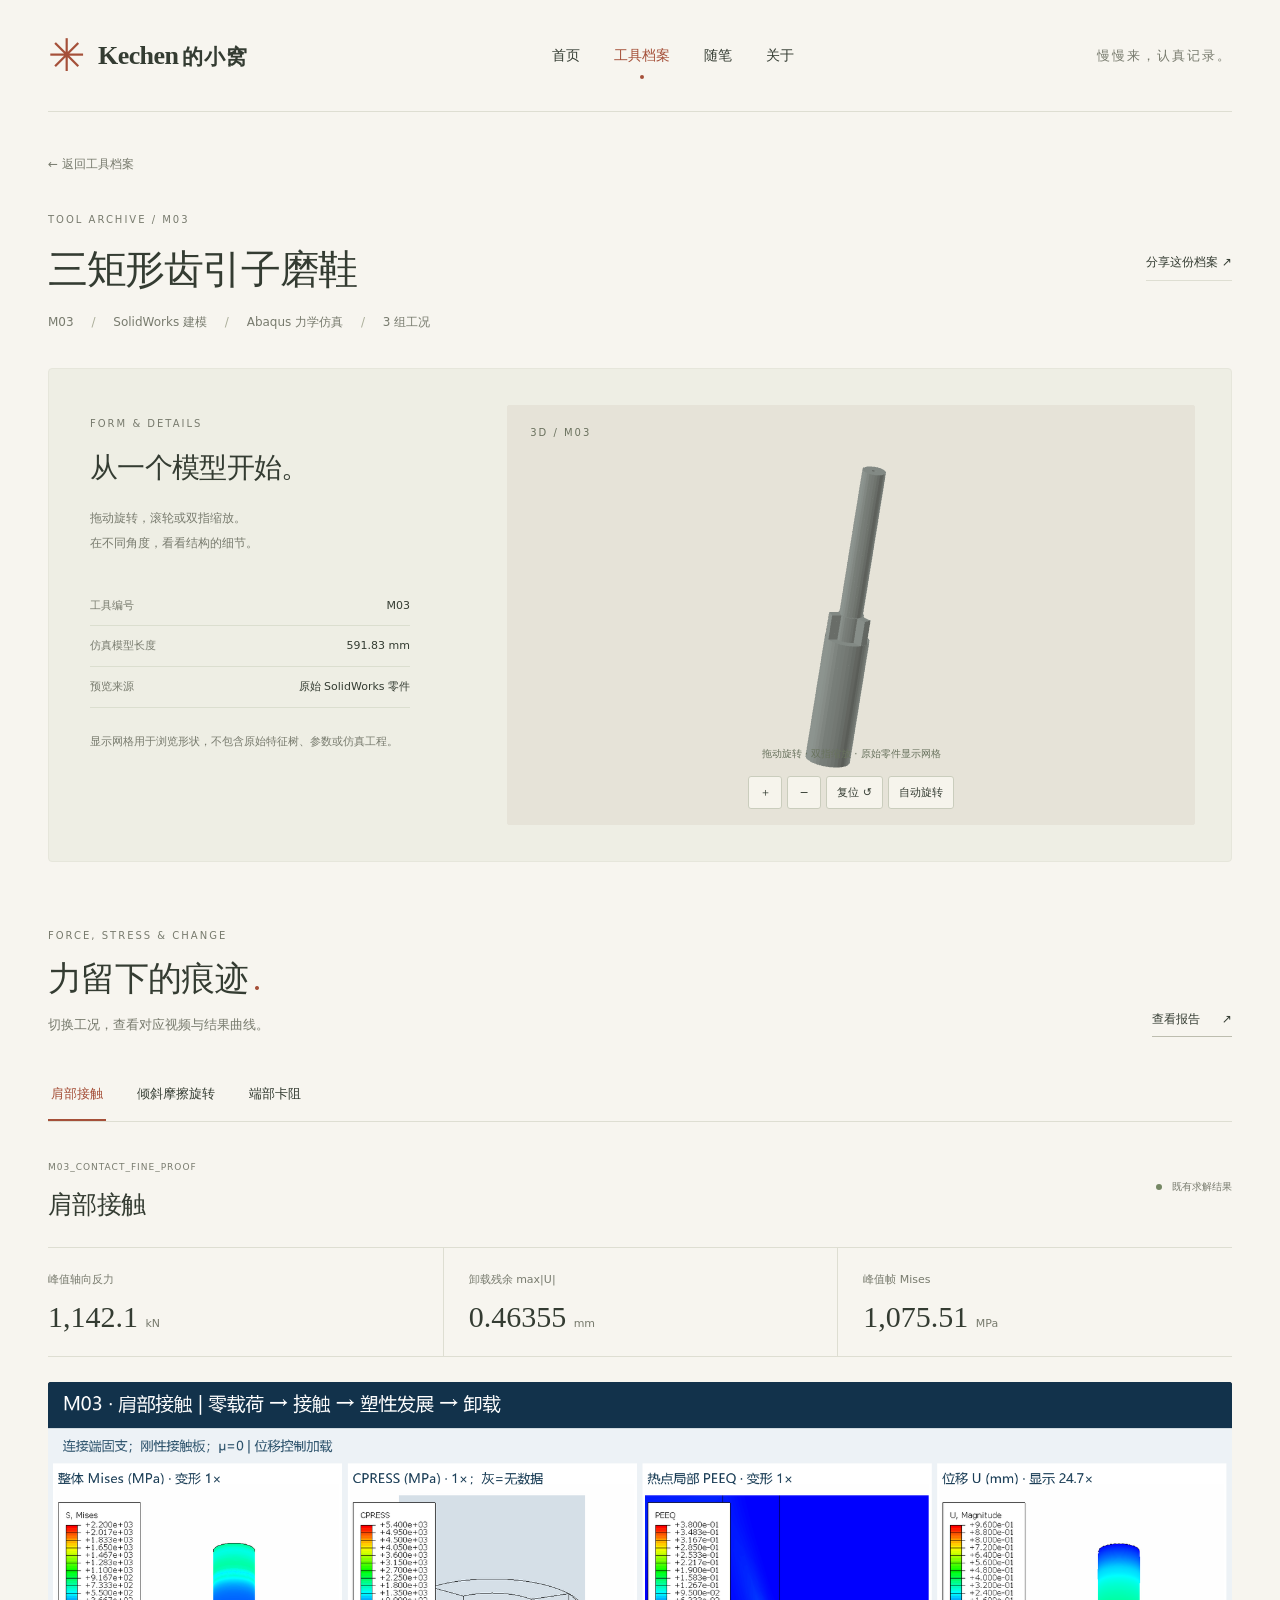
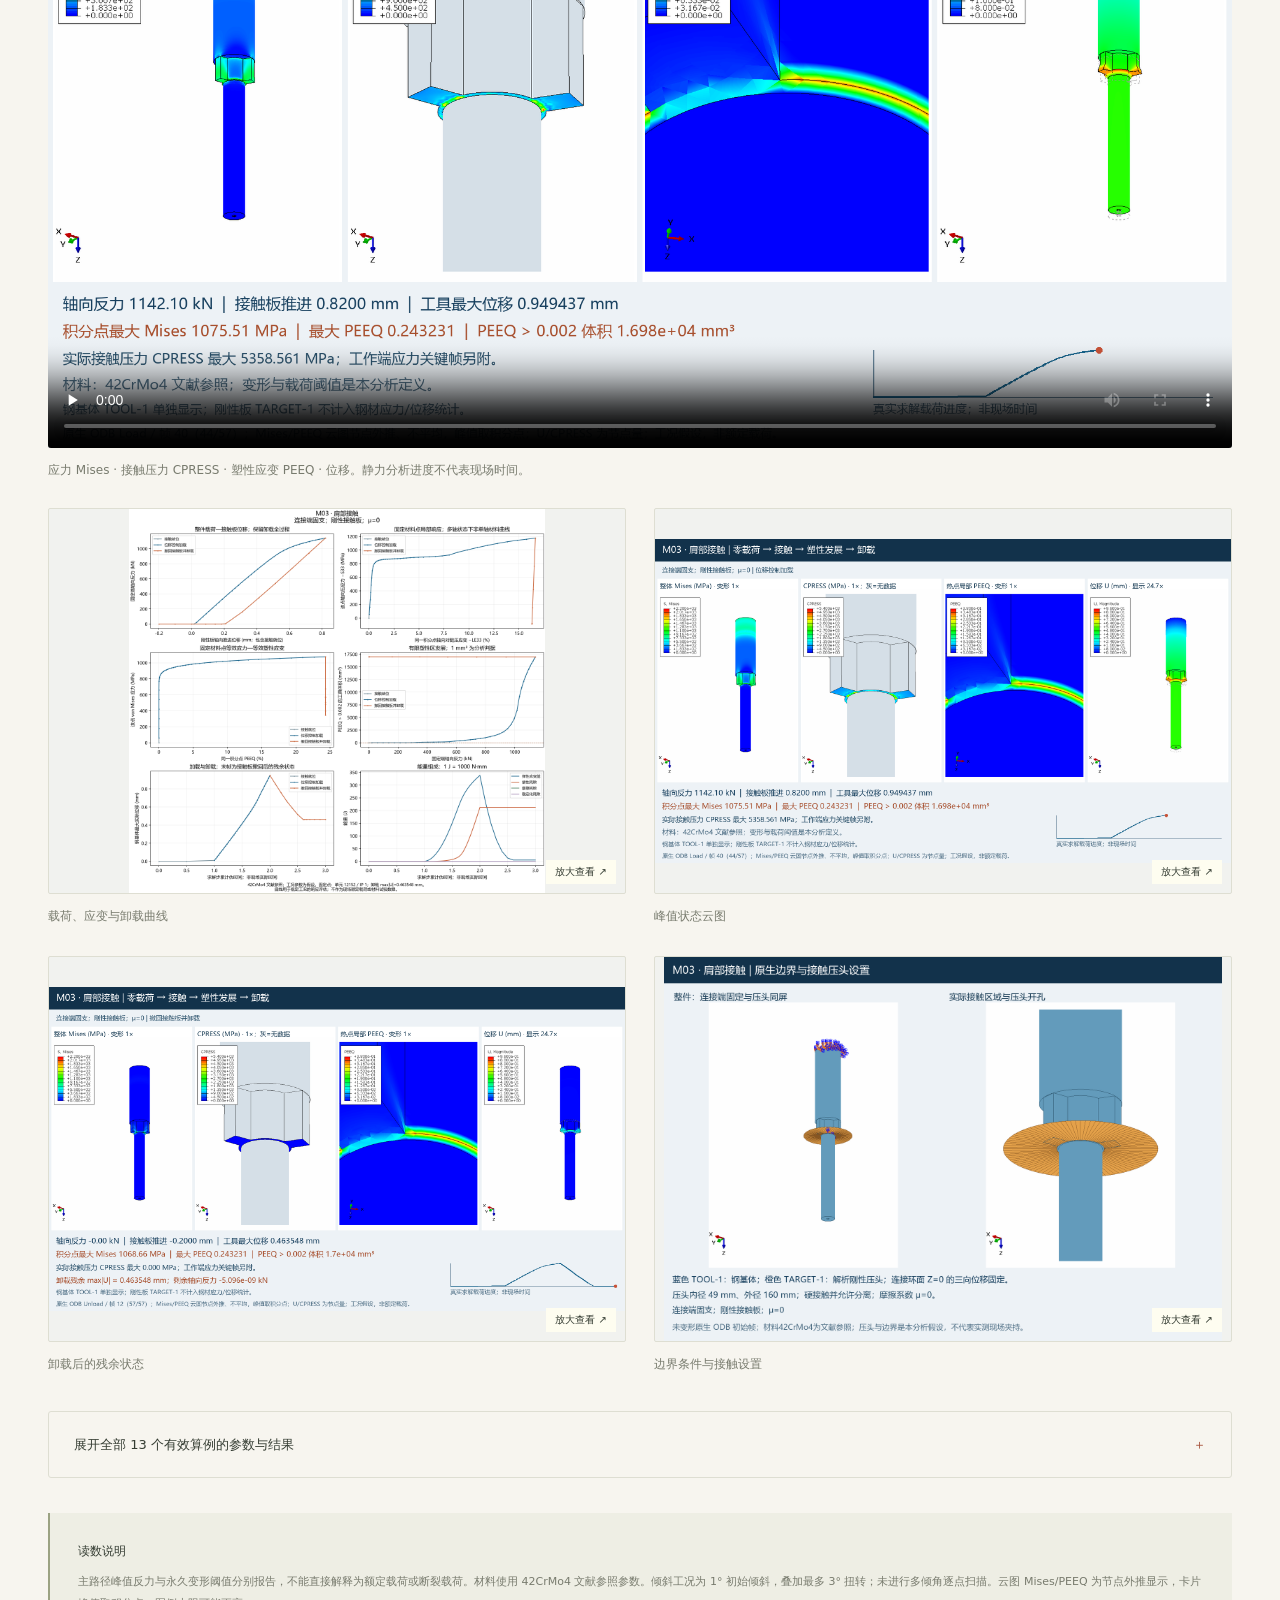
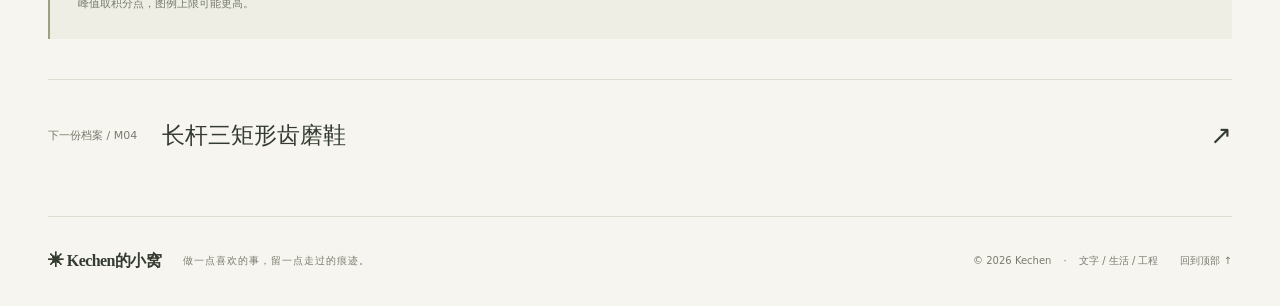
<file: tools/M03/index.html>
<!doctype html><html lang="zh-CN"><head><meta charset="utf-8"><meta name="viewport" content="width=device-width,initial-scale=1"><meta name="theme-color" content="#f7f5ef"><meta name="description" content="三矩形齿引子磨鞋的 SolidWorks 原始模型预览与 3 组 Abaqus 仿真工况结果。"><title>M03 三矩形齿引子磨鞋 · Kechen的小窝</title><link rel="icon" href="/assets/favicon.svg" type="image/svg+xml"><link rel="stylesheet" href="/assets/style.css"><script src="/assets/app.js" defer></script><script type="module" src="/assets/model.js"></script></head><body><a class="skip" href="#main">跳到主要内容</a><header class="header wrap"><a class="brand" href="/" aria-label="Kechen的小窝首页"><span class="brand-mark" aria-hidden="true">✳</span><span>Kechen<span class="brand-chinese">的小窝</span></span></a><nav aria-label="主导航"><a href="/" >首页</a><a href="/tools/" aria-current="page">工具档案</a><a href="/notes/" >随笔</a><a href="/about/" >关于</a></nav><span class="header-note">慢慢来，认真记录。</span></header><main id="main">
 <section class="tool-detail-heading wrap"><a class="back-link" href="/tools/">← 返回工具档案</a><div class="eyebrow">TOOL ARCHIVE / M03</div><div class="detail-title"><h1>三矩形齿引子磨鞋</h1><button class="text-button" data-copy>分享这份档案 ↗</button></div><p>M03 <span> / </span> SolidWorks 建模 <span> / </span> Abaqus 力学仿真 <span> / </span> 3 组工况</p></section>
 <section class="wrap model-section"><div class="model-info"><div class="eyebrow">FORM & DETAILS</div><h2>从一个模型开始。</h2><p>拖动旋转，滚轮或双指缩放。<br>在不同角度，看看结构的细节。</p><dl><div><dt>工具编号</dt><dd>M03</dd></div><div><dt>仿真模型长度</dt><dd>591.83 mm</dd></div><div><dt>预览来源</dt><dd>原始 SolidWorks 零件</dd></div></dl><p class="fine-print">显示网格用于浏览形状，不包含原始特征树、参数或仿真工程。</p></div><div class="model-viewer" data-model="/assets/models/M03.bin" data-tool="M03"><img class="model-fallback" src="/assets/models/M03.png" alt="三矩形齿引子磨鞋的模型静态预览"><canvas tabindex="0" aria-label="三矩形齿引子磨鞋三维模型。拖动旋转、双指缩放；键盘方向键旋转，加减键缩放。"></canvas><span class="model-axis">3D / M03</span><span class="model-status" role="status">正在载入三维模型…</span><div class="model-controls"><button data-action="zoom-in" aria-label="放大模型">＋</button><button data-action="zoom-out" aria-label="缩小模型">−</button><button data-action="reset">复位 ↺</button><button data-action="rotate" aria-pressed="false">自动旋转</button></div></div></section>
 <section class="wrap results-section"><div class="section-head"><div><div class="eyebrow">FORCE, STRESS & CHANGE</div><h2>力留下的痕迹<span class="title-dot">.</span></h2><p>切换工况，查看对应视频与结果曲线。</p></div><a class="text-link" href="/report/">查看报告 <span aria-hidden="true">↗</span></a></div><div class="case-tabs" role="tablist" aria-label="仿真工况"><button id="tab-0" role="tab" aria-controls="case-0" aria-selected="true" tabindex="0">肩部接触</button><button id="tab-1" role="tab" aria-controls="case-1" aria-selected="false" tabindex="-1">倾斜摩擦旋转</button><button id="tab-2" role="tab" aria-controls="case-2" aria-selected="false" tabindex="-1">端部卡阻</button></div><section id="case-0" class="case-panel" role="tabpanel" aria-labelledby="tab-0" tabindex="0"><div class="case-heading"><div><span class="eyebrow">M03_contact_fine_proof</span><h2>肩部接触</h2></div><span class="verified"><span class="green-dot"></span> 既有求解结果</span></div><div class="metric-grid"><div><span>峰值轴向反力</span><strong>1,142.1 <small>kN</small></strong></div><div><span>卸载残余 max|U|</span><strong>0.46355 <small>mm</small></strong></div><div><span>峰值帧 Mises</span><strong>1,075.51 <small>MPa</small></strong></div></div><figure class="video-figure"><video controls playsinline preload="none" poster="/assets/media/35911fad65d1.png" src="/assets/media/4d85c991da7a.mp4">你的浏览器不支持内嵌视频，<a href="/assets/media/4d85c991da7a.mp4">打开云图视频</a>。</video><figcaption>应力 Mises · 接触压力 CPRESS · 塑性应变 PEEQ · 位移。静力分析进度不代表现场时间。</figcaption></figure><div class="media-grid"><figure><button class="image-button" data-image="/assets/media/033858eac803.png" data-caption="M03 肩部接触 · 载荷、应变与卸载曲线"><img loading="lazy" src="/assets/media/033858eac803.png" alt="肩部接触载荷、应变和卸载曲线" width="1280" height="900"><span>放大查看 ↗</span></button><figcaption>载荷、应变与卸载曲线</figcaption></figure><figure><button class="image-button" data-image="/assets/media/35911fad65d1.png" data-caption="M03 肩部接触 · 峰值云图"><img loading="lazy" src="/assets/media/35911fad65d1.png" alt="肩部接触峰值云图" width="1280" height="900"><span>放大查看 ↗</span></button><figcaption>峰值状态云图</figcaption></figure><figure><button class="image-button" data-image="/assets/media/a90e62a92aae.png" data-caption="M03 肩部接触 · 卸载残余云图"><img loading="lazy" src="/assets/media/a90e62a92aae.png" alt="肩部接触卸载残余状态云图" width="1280" height="900"><span>放大查看 ↗</span></button><figcaption>卸载后的残余状态</figcaption></figure><figure><button class="image-button" data-image="/assets/media/984925bb6971.png" data-caption="M03 肩部接触 · 固定与接触设置"><img loading="lazy" src="/assets/media/984925bb6971.png" alt="肩部接触固定与接触设置" width="1280" height="900"><span>放大查看 ↗</span></button><figcaption>边界条件与接触设置</figcaption></figure></div></section><section id="case-1" class="case-panel" role="tabpanel" aria-labelledby="tab-1" tabindex="0"><div class="case-heading"><div><span class="eyebrow">M03_combined_fine</span><h2>倾斜摩擦旋转</h2></div><span class="verified"><span class="green-dot"></span> 既有求解结果</span></div><div class="metric-grid"><div><span>峰值轴向反力</span><strong>388.85 <small>kN</small></strong></div><div><span>卸载残余 max|U|</span><strong>0.51445 <small>mm</small></strong></div><div><span>峰值帧 Mises</span><strong>1,050.9 <small>MPa</small></strong></div></div><figure class="video-figure"><video controls playsinline preload="none" poster="/assets/media/89614e51d191.png" src="/assets/media/c62ebd2ea15d.mp4">你的浏览器不支持内嵌视频，<a href="/assets/media/c62ebd2ea15d.mp4">打开云图视频</a>。</video><figcaption>应力 Mises · 接触压力 CPRESS · 塑性应变 PEEQ · 位移。静力分析进度不代表现场时间。</figcaption></figure><div class="media-grid"><figure><button class="image-button" data-image="/assets/media/64ef2f9de10f.png" data-caption="M03 倾斜摩擦旋转 · 载荷、应变与卸载曲线"><img loading="lazy" src="/assets/media/64ef2f9de10f.png" alt="倾斜摩擦旋转载荷、应变和卸载曲线" width="1280" height="900"><span>放大查看 ↗</span></button><figcaption>载荷、应变与卸载曲线</figcaption></figure><figure><button class="image-button" data-image="/assets/media/89614e51d191.png" data-caption="M03 倾斜摩擦旋转 · 峰值云图"><img loading="lazy" src="/assets/media/89614e51d191.png" alt="倾斜摩擦旋转峰值云图" width="1280" height="900"><span>放大查看 ↗</span></button><figcaption>峰值状态云图</figcaption></figure><figure><button class="image-button" data-image="/assets/media/ad3ac4dc1df6.png" data-caption="M03 倾斜摩擦旋转 · 卸载残余云图"><img loading="lazy" src="/assets/media/ad3ac4dc1df6.png" alt="倾斜摩擦旋转卸载残余状态云图" width="1280" height="900"><span>放大查看 ↗</span></button><figcaption>卸载后的残余状态</figcaption></figure><figure><button class="image-button" data-image="/assets/media/d735fdc5a394.png" data-caption="M03 倾斜摩擦旋转 · 固定与接触设置"><img loading="lazy" src="/assets/media/d735fdc5a394.png" alt="倾斜摩擦旋转固定与接触设置" width="1280" height="900"><span>放大查看 ↗</span></button><figcaption>边界条件与接触设置</figcaption></figure></div></section><section id="case-2" class="case-panel" role="tabpanel" aria-labelledby="tab-2" tabindex="0"><div class="case-heading"><div><span class="eyebrow">M03_blocked_fine</span><h2>端部卡阻</h2></div><span class="verified"><span class="green-dot"></span> 既有求解结果</span></div><div class="metric-grid"><div><span>峰值轴向反力</span><strong>1,218.54 <small>kN</small></strong></div><div><span>卸载残余 max|U|</span><strong>1.94297 <small>mm</small></strong></div><div><span>峰值帧 Mises</span><strong>889.65 <small>MPa</small></strong></div></div><figure class="video-figure"><video controls playsinline preload="none" poster="/assets/media/26fa6568456d.png" src="/assets/media/ee114ac3eadd.mp4">你的浏览器不支持内嵌视频，<a href="/assets/media/ee114ac3eadd.mp4">打开云图视频</a>。</video><figcaption>应力 Mises · 接触压力 CPRESS · 塑性应变 PEEQ · 位移。静力分析进度不代表现场时间。</figcaption></figure><div class="media-grid"><figure><button class="image-button" data-image="/assets/media/d4b96ef4d38e.png" data-caption="M03 端部卡阻 · 载荷、应变与卸载曲线"><img loading="lazy" src="/assets/media/d4b96ef4d38e.png" alt="端部卡阻载荷、应变和卸载曲线" width="1280" height="900"><span>放大查看 ↗</span></button><figcaption>载荷、应变与卸载曲线</figcaption></figure><figure><button class="image-button" data-image="/assets/media/26fa6568456d.png" data-caption="M03 端部卡阻 · 峰值云图"><img loading="lazy" src="/assets/media/26fa6568456d.png" alt="端部卡阻峰值云图" width="1280" height="900"><span>放大查看 ↗</span></button><figcaption>峰值状态云图</figcaption></figure><figure><button class="image-button" data-image="/assets/media/079b9dfaf03a.png" data-caption="M03 端部卡阻 · 卸载残余云图"><img loading="lazy" src="/assets/media/079b9dfaf03a.png" alt="端部卡阻卸载残余状态云图" width="1280" height="900"><span>放大查看 ↗</span></button><figcaption>卸载后的残余状态</figcaption></figure><figure><button class="image-button" data-image="/assets/media/a441530514e1.png" data-caption="M03 端部卡阻 · 固定与接触设置"><img loading="lazy" src="/assets/media/a441530514e1.png" alt="端部卡阻固定与接触设置" width="1280" height="900"><span>放大查看 ↗</span></button><figcaption>边界条件与接触设置</figcaption></figure></div></section><details class="full-case-index"><summary>展开全部 13 个有效算例的参数与结果 <span>＋</span></summary><p>包含网格检验、材料验证和独立卸载分支。带 u 的分支不是另一种角度；峰值反力与卸载位移沿用各结果文件的定义。表格可横向滑动查看。</p><div class="table-scroll" tabindex="0" role="region" aria-label="M03全部有效算例表"><table><caption>M03 · 最终有效算例</caption><thead><tr><th>工况 / 算例</th><th>推进位移 mm</th><th>初始倾角 °</th><th>最大扭转 °</th><th>摩擦系数</th><th>峰值轴向反力 kN</th><th>卸载残余 mm</th></tr></thead><tbody><tr><th scope="row">前端卡阻及其验证<code>M03_blocked_fine</code></th><td>2</td><td>0</td><td>0</td><td>0</td><td>1,218.54</td><td>1.94297</td></tr><tr><th scope="row">倾斜、摩擦与旋转<code>M03_combined_fine</code></th><td>0.8</td><td>1</td><td>3</td><td>0.15</td><td>388.85</td><td>0.51445</td></tr><tr><th scope="row">基础网格<code>M03_contact_base</code></th><td>0.8</td><td>0</td><td>0</td><td>0</td><td>1,148.02</td><td>0.4214</td></tr><tr><th scope="row">复核网格<code>M03_contact_check</code></th><td>0.8</td><td>0</td><td>0</td><td>0</td><td>1,139.45</td><td>0.49389</td></tr><tr><th scope="row">独立加载—卸载阈值验证<code>M03_contact_check_u022</code></th><td>0.4445</td><td>0</td><td>0</td><td>0</td><td>828.56</td><td>0.09219</td></tr><tr><th scope="row">独立加载—卸载阈值验证<code>M03_contact_check_u023</code></th><td>0.46425</td><td>0</td><td>0</td><td>0</td><td>860.56</td><td>0.10161</td></tr><tr><th scope="row">独立加载—卸载阈值验证<code>M03_contact_check_u024</code></th><td>0.484</td><td>0</td><td>0</td><td>0</td><td>891.46</td><td>0.11195</td></tr><tr><th scope="row">同轴接触与卸载核验<code>M03_contact_fine_proof</code></th><td>0.8</td><td>0</td><td>0</td><td>0</td><td>1,142.1</td><td>0.46355</td></tr><tr><th scope="row">独立加载—卸载阈值验证<code>M03_contact_fine_proof_u020</code></th><td>0.405</td><td>0</td><td>0</td><td>0</td><td>764.25</td><td>0.06857</td></tr><tr><th scope="row">独立加载—卸载阈值验证<code>M03_contact_fine_proof_u023</code></th><td>0.46425</td><td>0</td><td>0</td><td>0</td><td>863.39</td><td>0.09254</td></tr><tr><th scope="row">独立加载—卸载阈值验证<code>M03_contact_fine_proof_u024</code></th><td>0.484</td><td>0</td><td>0</td><td>0</td><td>894.53</td><td>0.10201</td></tr><tr><th scope="row">独立加载—卸载阈值验证<code>M03_contact_fine_proof_u025</code></th><td>0.50375</td><td>0</td><td>0</td><td>0</td><td>924.21</td><td>0.11247</td></tr><tr><th scope="row">独立加载—卸载阈值验证<code>M03_contact_fine_proof_u030</code></th><td>0.6025</td><td>0</td><td>0</td><td>0</td><td>1,032.41</td><td>0.19088</td></tr></tbody></table></div></details><aside class="reading-note"><strong>读数说明</strong><p>主路径峰值反力与永久变形阈值分别报告，不能直接解释为额定载荷或断裂载荷。材料使用 42CrMo4 文献参照参数。倾斜工况为 1° 初始倾斜，叠加最多 3° 扭转；未进行多倾角逐点扫描。云图 Mises/PEEQ 为节点外推显示，卡片峰值取积分点，图例上限可能更高。</p></aside><a class="next-tool" href="/tools/M04/"><span>下一份档案 / M04</span><strong>长杆三矩形齿磨鞋</strong><span aria-hidden="true">↗</span></a></section></main><footer class="footer wrap"><a class="brand footer-brand" href="/">✳ Kechen的小窝</a><p>做一点喜欢的事，留一点走过的痕迹。</p><span>© 2026 Kechen <span class="footer-dot">·</span> 文字 / 生活 / 工程</span><a class="top-link" href="#main">回到顶部 ↑</a></footer><div class="toast" role="status" aria-live="polite"></div><dialog class="lightbox" aria-label="图片预览"><button class="lightbox-close" aria-label="关闭图片">关闭 ×</button><img alt=""><p></p></dialog></body></html>
</file>
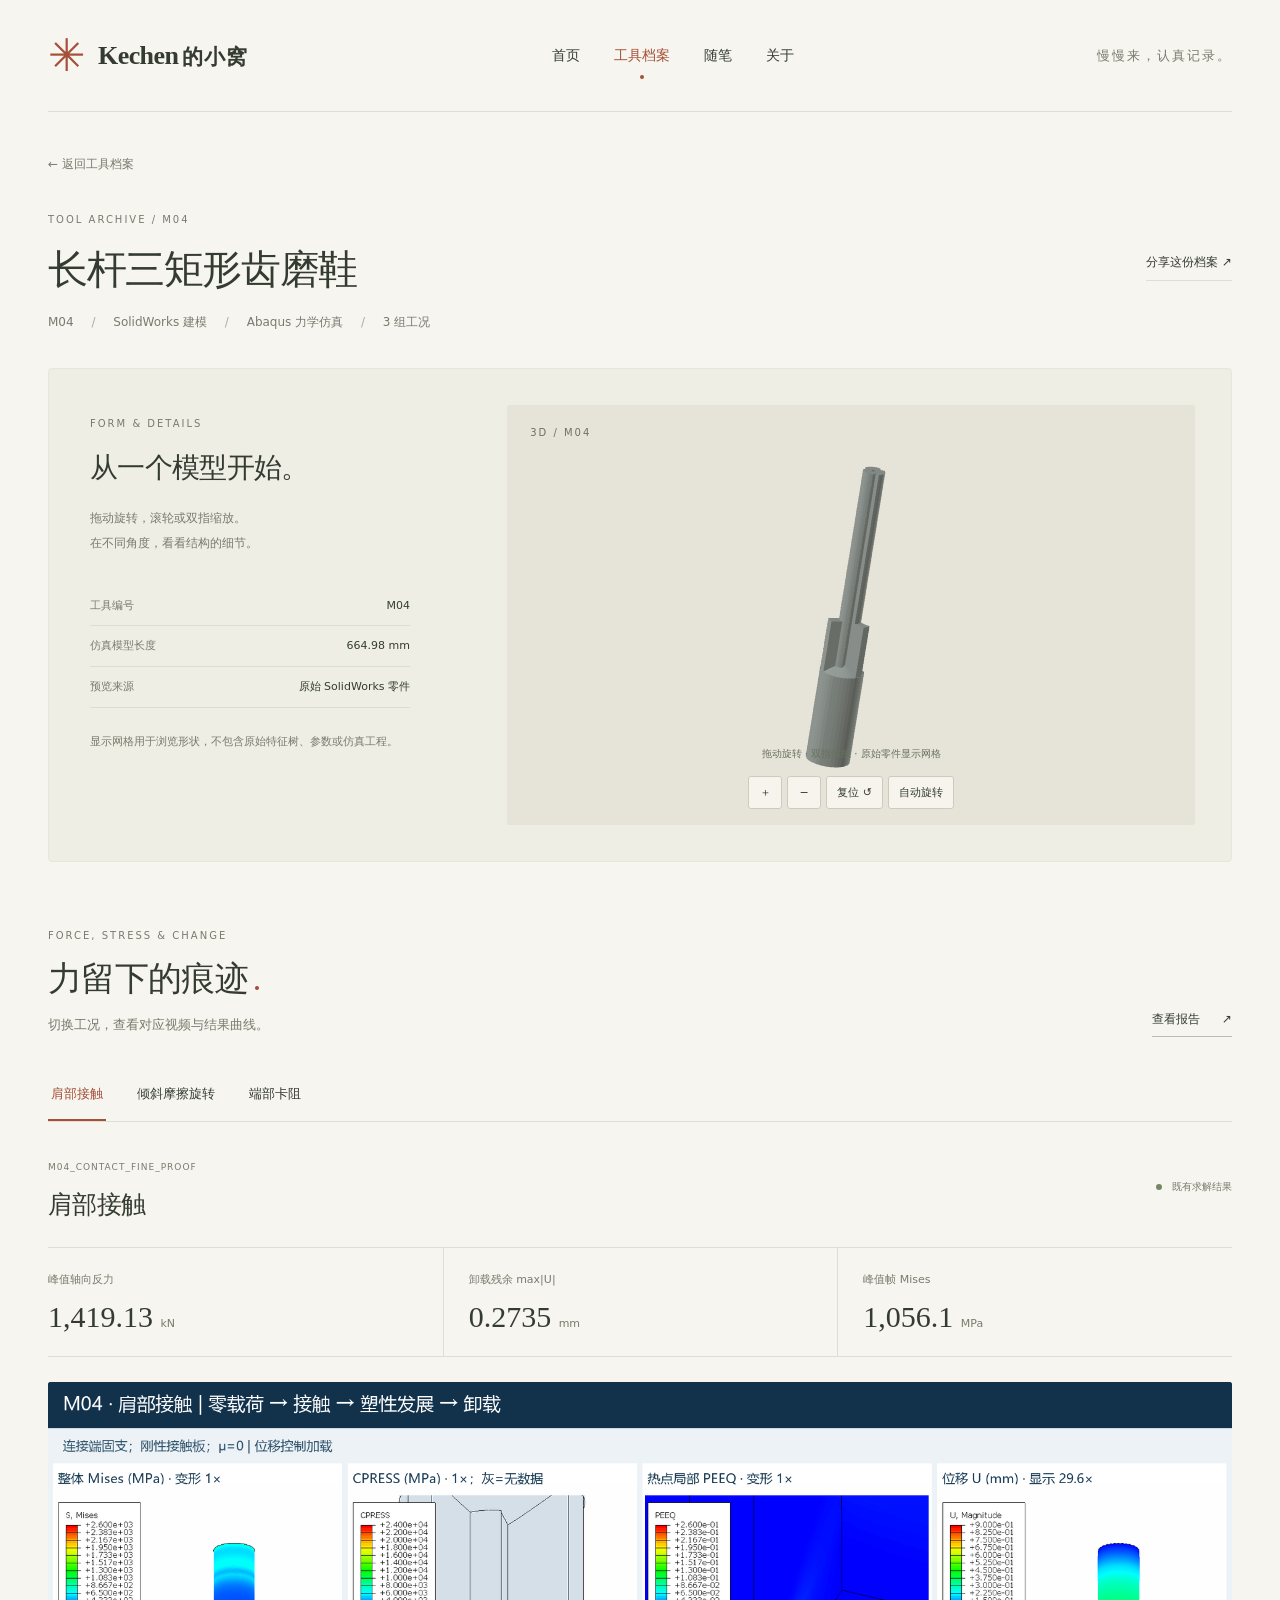
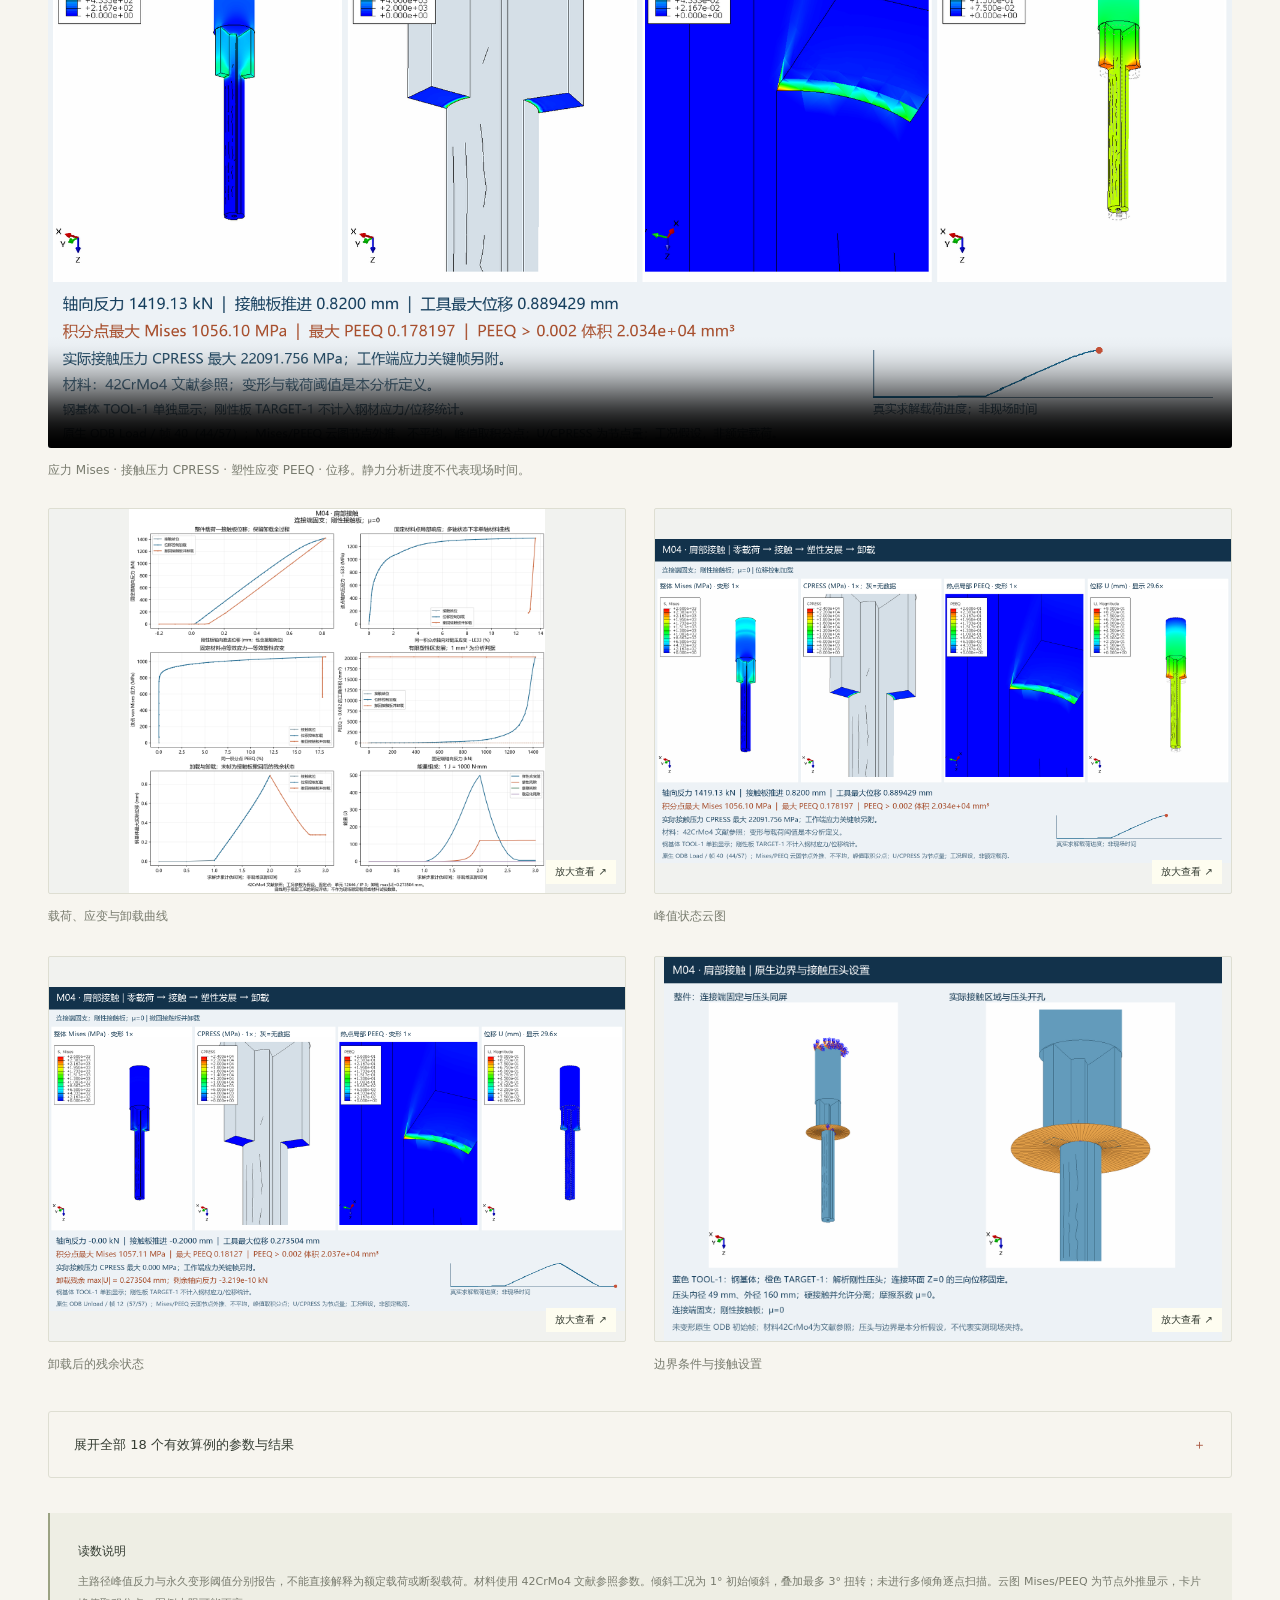
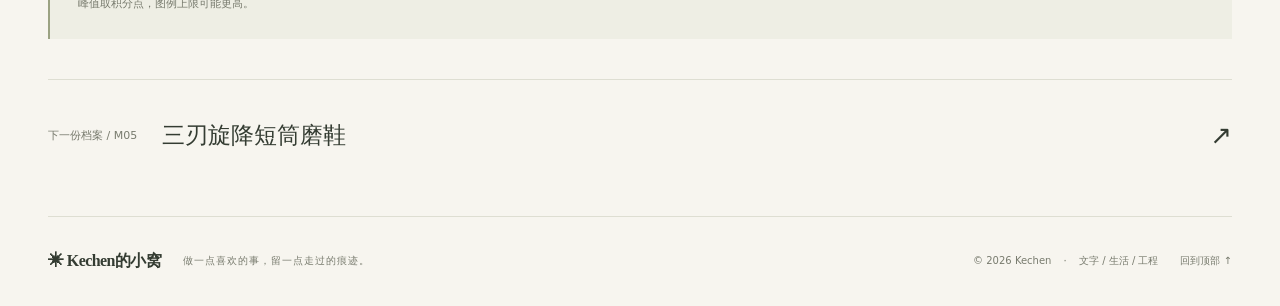
<file: tools/M04/index.html>
<!doctype html><html lang="zh-CN"><head><meta charset="utf-8"><meta name="viewport" content="width=device-width,initial-scale=1"><meta name="theme-color" content="#f7f5ef"><meta name="description" content="长杆三矩形齿磨鞋的 SolidWorks 原始模型预览与 3 组 Abaqus 仿真工况结果。"><title>M04 长杆三矩形齿磨鞋 · Kechen的小窝</title><link rel="icon" href="/assets/favicon.svg" type="image/svg+xml"><link rel="stylesheet" href="/assets/style.css"><script src="/assets/app.js" defer></script><script type="module" src="/assets/model.js"></script></head><body><a class="skip" href="#main">跳到主要内容</a><header class="header wrap"><a class="brand" href="/" aria-label="Kechen的小窝首页"><span class="brand-mark" aria-hidden="true">✳</span><span>Kechen<span class="brand-chinese">的小窝</span></span></a><nav aria-label="主导航"><a href="/" >首页</a><a href="/tools/" aria-current="page">工具档案</a><a href="/notes/" >随笔</a><a href="/about/" >关于</a></nav><span class="header-note">慢慢来，认真记录。</span></header><main id="main">
 <section class="tool-detail-heading wrap"><a class="back-link" href="/tools/">← 返回工具档案</a><div class="eyebrow">TOOL ARCHIVE / M04</div><div class="detail-title"><h1>长杆三矩形齿磨鞋</h1><button class="text-button" data-copy>分享这份档案 ↗</button></div><p>M04 <span> / </span> SolidWorks 建模 <span> / </span> Abaqus 力学仿真 <span> / </span> 3 组工况</p></section>
 <section class="wrap model-section"><div class="model-info"><div class="eyebrow">FORM & DETAILS</div><h2>从一个模型开始。</h2><p>拖动旋转，滚轮或双指缩放。<br>在不同角度，看看结构的细节。</p><dl><div><dt>工具编号</dt><dd>M04</dd></div><div><dt>仿真模型长度</dt><dd>664.98 mm</dd></div><div><dt>预览来源</dt><dd>原始 SolidWorks 零件</dd></div></dl><p class="fine-print">显示网格用于浏览形状，不包含原始特征树、参数或仿真工程。</p></div><div class="model-viewer" data-model="/assets/models/M04.bin" data-tool="M04"><img class="model-fallback" src="/assets/models/M04.png" alt="长杆三矩形齿磨鞋的模型静态预览"><canvas tabindex="0" aria-label="长杆三矩形齿磨鞋三维模型。拖动旋转、双指缩放；键盘方向键旋转，加减键缩放。"></canvas><span class="model-axis">3D / M04</span><span class="model-status" role="status">正在载入三维模型…</span><div class="model-controls"><button data-action="zoom-in" aria-label="放大模型">＋</button><button data-action="zoom-out" aria-label="缩小模型">−</button><button data-action="reset">复位 ↺</button><button data-action="rotate" aria-pressed="false">自动旋转</button></div></div></section>
 <section class="wrap results-section"><div class="section-head"><div><div class="eyebrow">FORCE, STRESS & CHANGE</div><h2>力留下的痕迹<span class="title-dot">.</span></h2><p>切换工况，查看对应视频与结果曲线。</p></div><a class="text-link" href="/report/">查看报告 <span aria-hidden="true">↗</span></a></div><div class="case-tabs" role="tablist" aria-label="仿真工况"><button id="tab-0" role="tab" aria-controls="case-0" aria-selected="true" tabindex="0">肩部接触</button><button id="tab-1" role="tab" aria-controls="case-1" aria-selected="false" tabindex="-1">倾斜摩擦旋转</button><button id="tab-2" role="tab" aria-controls="case-2" aria-selected="false" tabindex="-1">端部卡阻</button></div><section id="case-0" class="case-panel" role="tabpanel" aria-labelledby="tab-0" tabindex="0"><div class="case-heading"><div><span class="eyebrow">M04_contact_fine_proof</span><h2>肩部接触</h2></div><span class="verified"><span class="green-dot"></span> 既有求解结果</span></div><div class="metric-grid"><div><span>峰值轴向反力</span><strong>1,419.13 <small>kN</small></strong></div><div><span>卸载残余 max|U|</span><strong>0.2735 <small>mm</small></strong></div><div><span>峰值帧 Mises</span><strong>1,056.1 <small>MPa</small></strong></div></div><figure class="video-figure"><video controls playsinline preload="none" poster="/assets/media/9cada45ee71b.png" src="/assets/media/798d6ec0bb5c.mp4">你的浏览器不支持内嵌视频，<a href="/assets/media/798d6ec0bb5c.mp4">打开云图视频</a>。</video><figcaption>应力 Mises · 接触压力 CPRESS · 塑性应变 PEEQ · 位移。静力分析进度不代表现场时间。</figcaption></figure><div class="media-grid"><figure><button class="image-button" data-image="/assets/media/d45f060a37b0.png" data-caption="M04 肩部接触 · 载荷、应变与卸载曲线"><img loading="lazy" src="/assets/media/d45f060a37b0.png" alt="肩部接触载荷、应变和卸载曲线" width="1280" height="900"><span>放大查看 ↗</span></button><figcaption>载荷、应变与卸载曲线</figcaption></figure><figure><button class="image-button" data-image="/assets/media/9cada45ee71b.png" data-caption="M04 肩部接触 · 峰值云图"><img loading="lazy" src="/assets/media/9cada45ee71b.png" alt="肩部接触峰值云图" width="1280" height="900"><span>放大查看 ↗</span></button><figcaption>峰值状态云图</figcaption></figure><figure><button class="image-button" data-image="/assets/media/b764e8e34ef1.png" data-caption="M04 肩部接触 · 卸载残余云图"><img loading="lazy" src="/assets/media/b764e8e34ef1.png" alt="肩部接触卸载残余状态云图" width="1280" height="900"><span>放大查看 ↗</span></button><figcaption>卸载后的残余状态</figcaption></figure><figure><button class="image-button" data-image="/assets/media/408e4a1a8fe5.png" data-caption="M04 肩部接触 · 固定与接触设置"><img loading="lazy" src="/assets/media/408e4a1a8fe5.png" alt="肩部接触固定与接触设置" width="1280" height="900"><span>放大查看 ↗</span></button><figcaption>边界条件与接触设置</figcaption></figure></div></section><section id="case-1" class="case-panel" role="tabpanel" aria-labelledby="tab-1" tabindex="0"><div class="case-heading"><div><span class="eyebrow">M04_combined_fine</span><h2>倾斜摩擦旋转</h2></div><span class="verified"><span class="green-dot"></span> 既有求解结果</span></div><div class="metric-grid"><div><span>峰值轴向反力</span><strong>445.61 <small>kN</small></strong></div><div><span>卸载残余 max|U|</span><strong>0.31814 <small>mm</small></strong></div><div><span>峰值帧 Mises</span><strong>964.42 <small>MPa</small></strong></div></div><figure class="video-figure"><video controls playsinline preload="none" poster="/assets/media/729dc545450c.png" src="/assets/media/1f824bc75aa7.mp4">你的浏览器不支持内嵌视频，<a href="/assets/media/1f824bc75aa7.mp4">打开云图视频</a>。</video><figcaption>应力 Mises · 接触压力 CPRESS · 塑性应变 PEEQ · 位移。静力分析进度不代表现场时间。</figcaption></figure><div class="media-grid"><figure><button class="image-button" data-image="/assets/media/3f2f0a23c860.png" data-caption="M04 倾斜摩擦旋转 · 载荷、应变与卸载曲线"><img loading="lazy" src="/assets/media/3f2f0a23c860.png" alt="倾斜摩擦旋转载荷、应变和卸载曲线" width="1280" height="900"><span>放大查看 ↗</span></button><figcaption>载荷、应变与卸载曲线</figcaption></figure><figure><button class="image-button" data-image="/assets/media/729dc545450c.png" data-caption="M04 倾斜摩擦旋转 · 峰值云图"><img loading="lazy" src="/assets/media/729dc545450c.png" alt="倾斜摩擦旋转峰值云图" width="1280" height="900"><span>放大查看 ↗</span></button><figcaption>峰值状态云图</figcaption></figure><figure><button class="image-button" data-image="/assets/media/f1f2f3477712.png" data-caption="M04 倾斜摩擦旋转 · 卸载残余云图"><img loading="lazy" src="/assets/media/f1f2f3477712.png" alt="倾斜摩擦旋转卸载残余状态云图" width="1280" height="900"><span>放大查看 ↗</span></button><figcaption>卸载后的残余状态</figcaption></figure><figure><button class="image-button" data-image="/assets/media/bc2a19674492.png" data-caption="M04 倾斜摩擦旋转 · 固定与接触设置"><img loading="lazy" src="/assets/media/bc2a19674492.png" alt="倾斜摩擦旋转固定与接触设置" width="1280" height="900"><span>放大查看 ↗</span></button><figcaption>边界条件与接触设置</figcaption></figure></div></section><section id="case-2" class="case-panel" role="tabpanel" aria-labelledby="tab-2" tabindex="0"><div class="case-heading"><div><span class="eyebrow">M04_blocked_fine</span><h2>端部卡阻</h2></div><span class="verified"><span class="green-dot"></span> 既有求解结果</span></div><div class="metric-grid"><div><span>峰值轴向反力</span><strong>1,183.07 <small>kN</small></strong></div><div><span>卸载残余 max|U|</span><strong>1.1776 <small>mm</small></strong></div><div><span>峰值帧 Mises</span><strong>926.99 <small>MPa</small></strong></div></div><figure class="video-figure"><video controls playsinline preload="none" poster="/assets/media/a1dfe86cde6f.png" src="/assets/media/54b55e2749eb.mp4">你的浏览器不支持内嵌视频，<a href="/assets/media/54b55e2749eb.mp4">打开云图视频</a>。</video><figcaption>应力 Mises · 接触压力 CPRESS · 塑性应变 PEEQ · 位移。静力分析进度不代表现场时间。</figcaption></figure><div class="media-grid"><figure><button class="image-button" data-image="/assets/media/dd6b8edebd88.png" data-caption="M04 端部卡阻 · 载荷、应变与卸载曲线"><img loading="lazy" src="/assets/media/dd6b8edebd88.png" alt="端部卡阻载荷、应变和卸载曲线" width="1280" height="900"><span>放大查看 ↗</span></button><figcaption>载荷、应变与卸载曲线</figcaption></figure><figure><button class="image-button" data-image="/assets/media/a1dfe86cde6f.png" data-caption="M04 端部卡阻 · 峰值云图"><img loading="lazy" src="/assets/media/a1dfe86cde6f.png" alt="端部卡阻峰值云图" width="1280" height="900"><span>放大查看 ↗</span></button><figcaption>峰值状态云图</figcaption></figure><figure><button class="image-button" data-image="/assets/media/5ba267df30fe.png" data-caption="M04 端部卡阻 · 卸载残余云图"><img loading="lazy" src="/assets/media/5ba267df30fe.png" alt="端部卡阻卸载残余状态云图" width="1280" height="900"><span>放大查看 ↗</span></button><figcaption>卸载后的残余状态</figcaption></figure><figure><button class="image-button" data-image="/assets/media/93044bbe92bf.png" data-caption="M04 端部卡阻 · 固定与接触设置"><img loading="lazy" src="/assets/media/93044bbe92bf.png" alt="端部卡阻固定与接触设置" width="1280" height="900"><span>放大查看 ↗</span></button><figcaption>边界条件与接触设置</figcaption></figure></div></section><details class="full-case-index"><summary>展开全部 18 个有效算例的参数与结果 <span>＋</span></summary><p>包含网格检验、材料验证和独立卸载分支。带 u 的分支不是另一种角度；峰值反力与卸载位移沿用各结果文件的定义。表格可横向滑动查看。</p><div class="table-scroll" tabindex="0" role="region" aria-label="M04全部有效算例表"><table><caption>M04 · 最终有效算例</caption><thead><tr><th>工况 / 算例</th><th>推进位移 mm</th><th>初始倾角 °</th><th>最大扭转 °</th><th>摩擦系数</th><th>峰值轴向反力 kN</th><th>卸载残余 mm</th></tr></thead><tbody><tr><th scope="row">前端卡阻及其验证<code>M04_blocked_fine</code></th><td>2</td><td>0</td><td>0</td><td>0</td><td>1,183.07</td><td>1.1776</td></tr><tr><th scope="row">前端卡阻及其验证<code>M04_blocked_fine_double_x</code></th><td>2</td><td>0</td><td>0</td><td>0</td><td>1,155.85</td><td>1.62602</td></tr><tr><th scope="row">前端卡阻及其验证<code>M04_blocked_fine_double_y</code></th><td>2</td><td>0</td><td>0</td><td>0</td><td>1,157.19</td><td>1.59751</td></tr><tr><th scope="row">前端卡阻及其验证<code>M04_blocked_fine_orthogonal</code></th><td>2</td><td>0</td><td>0</td><td>0</td><td>1,184.15</td><td>1.15157</td></tr><tr><th scope="row">倾斜、摩擦与旋转<code>M04_combined_fine</code></th><td>0.8</td><td>1</td><td>3</td><td>0.15</td><td>445.61</td><td>0.31814</td></tr><tr><th scope="row">基础网格<code>M04_contact_base</code></th><td>0.8</td><td>0</td><td>0</td><td>0</td><td>1,443.02</td><td>0.29517</td></tr><tr><th scope="row">复核网格<code>M04_contact_check</code></th><td>0.8</td><td>0</td><td>0</td><td>0</td><td>1,389.52</td><td>0.27977</td></tr><tr><th scope="row">独立加载—卸载阈值验证<code>M04_contact_check_u030</code></th><td>0.6025</td><td>0</td><td>0</td><td>0</td><td>1,176.56</td><td>0.09191</td></tr><tr><th scope="row">独立加载—卸载阈值验证<code>M04_contact_check_u031</code></th><td>0.62225</td><td>0</td><td>0</td><td>0</td><td>1,208.64</td><td>0.10185</td></tr><tr><th scope="row">材料敏感性验证<code>M04_contact_fine_mat080</code></th><td>0.8</td><td>0</td><td>0</td><td>0</td><td>1,207.92</td><td>0.44591</td></tr><tr><th scope="row">材料敏感性验证<code>M04_contact_fine_mat120</code></th><td>0.8</td><td>0</td><td>0</td><td>0</td><td>1,549.19</td><td>0.1542</td></tr><tr><th scope="row">同轴接触与卸载核验<code>M04_contact_fine_proof</code></th><td>0.8</td><td>0</td><td>0</td><td>0</td><td>1,419.13</td><td>0.2735</td></tr><tr><th scope="row">独立加载—卸载阈值验证<code>M04_contact_fine_proof_u020</code></th><td>0.405</td><td>0</td><td>0</td><td>0</td><td>815.09</td><td>0.03205</td></tr><tr><th scope="row">独立加载—卸载阈值验证<code>M04_contact_fine_proof_u030</code></th><td>0.6025</td><td>0</td><td>0</td><td>0</td><td>1,185.54</td><td>0.09364</td></tr><tr><th scope="row">独立加载—卸载阈值验证<code>M04_contact_fine_proof_u031</code></th><td>0.62225</td><td>0</td><td>0</td><td>0</td><td>1,218.92</td><td>0.10348</td></tr><tr><th scope="row">独立加载—卸载阈值验证<code>M04_contact_fine_proof_u032</code></th><td>0.642</td><td>0</td><td>0</td><td>0</td><td>1,250.71</td><td>0.11459</td></tr><tr><th scope="row">独立加载—卸载阈值验证<code>M04_contact_fine_proof_u033</code></th><td>0.66175</td><td>0</td><td>0</td><td>0</td><td>1,280.14</td><td>0.12745</td></tr><tr><th scope="row">独立加载—卸载阈值验证<code>M04_contact_fine_proof_u035</code></th><td>0.70125</td><td>0</td><td>0</td><td>0</td><td>1,330.49</td><td>0.16093</td></tr></tbody></table></div></details><aside class="reading-note"><strong>读数说明</strong><p>主路径峰值反力与永久变形阈值分别报告，不能直接解释为额定载荷或断裂载荷。材料使用 42CrMo4 文献参照参数。倾斜工况为 1° 初始倾斜，叠加最多 3° 扭转；未进行多倾角逐点扫描。云图 Mises/PEEQ 为节点外推显示，卡片峰值取积分点，图例上限可能更高。</p></aside><a class="next-tool" href="/tools/M05/"><span>下一份档案 / M05</span><strong>三刃旋降短筒磨鞋</strong><span aria-hidden="true">↗</span></a></section></main><footer class="footer wrap"><a class="brand footer-brand" href="/">✳ Kechen的小窝</a><p>做一点喜欢的事，留一点走过的痕迹。</p><span>© 2026 Kechen <span class="footer-dot">·</span> 文字 / 生活 / 工程</span><a class="top-link" href="#main">回到顶部 ↑</a></footer><div class="toast" role="status" aria-live="polite"></div><dialog class="lightbox" aria-label="图片预览"><button class="lightbox-close" aria-label="关闭图片">关闭 ×</button><img alt=""><p></p></dialog></body></html>
</file>
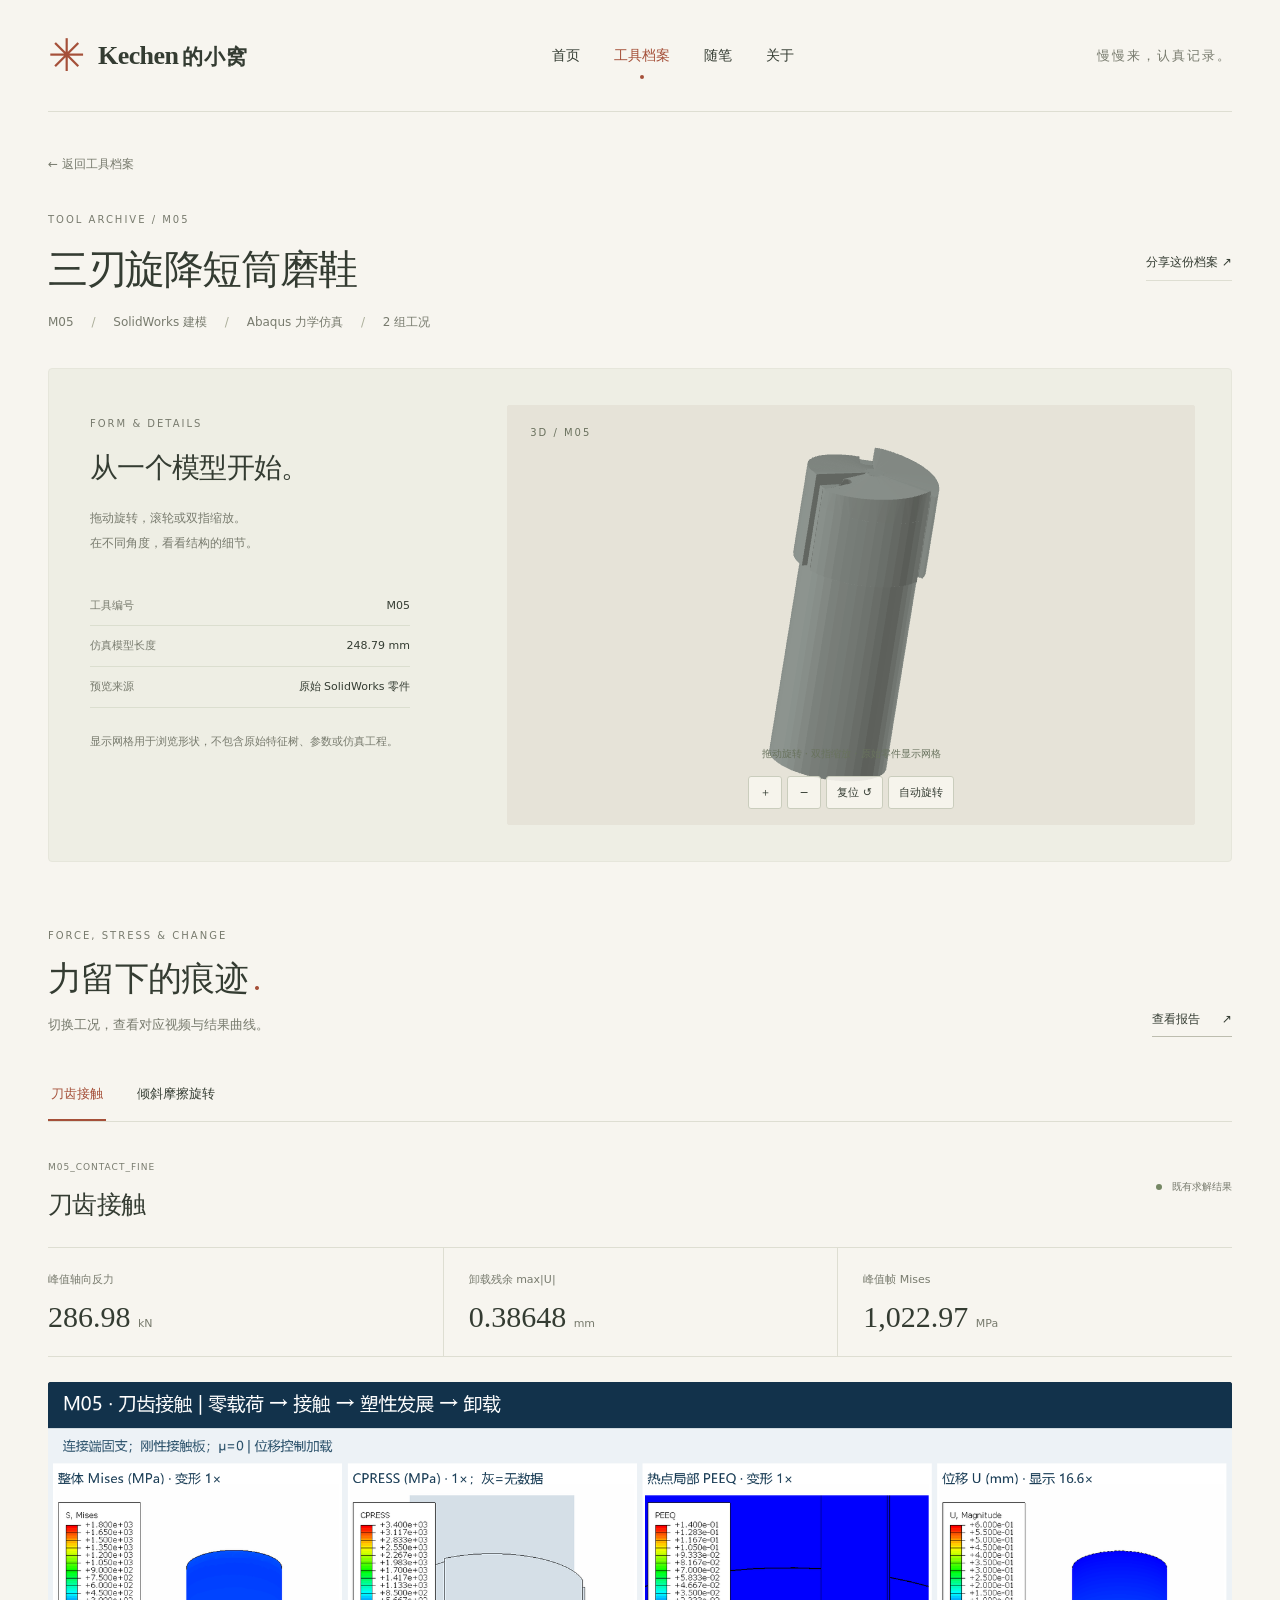
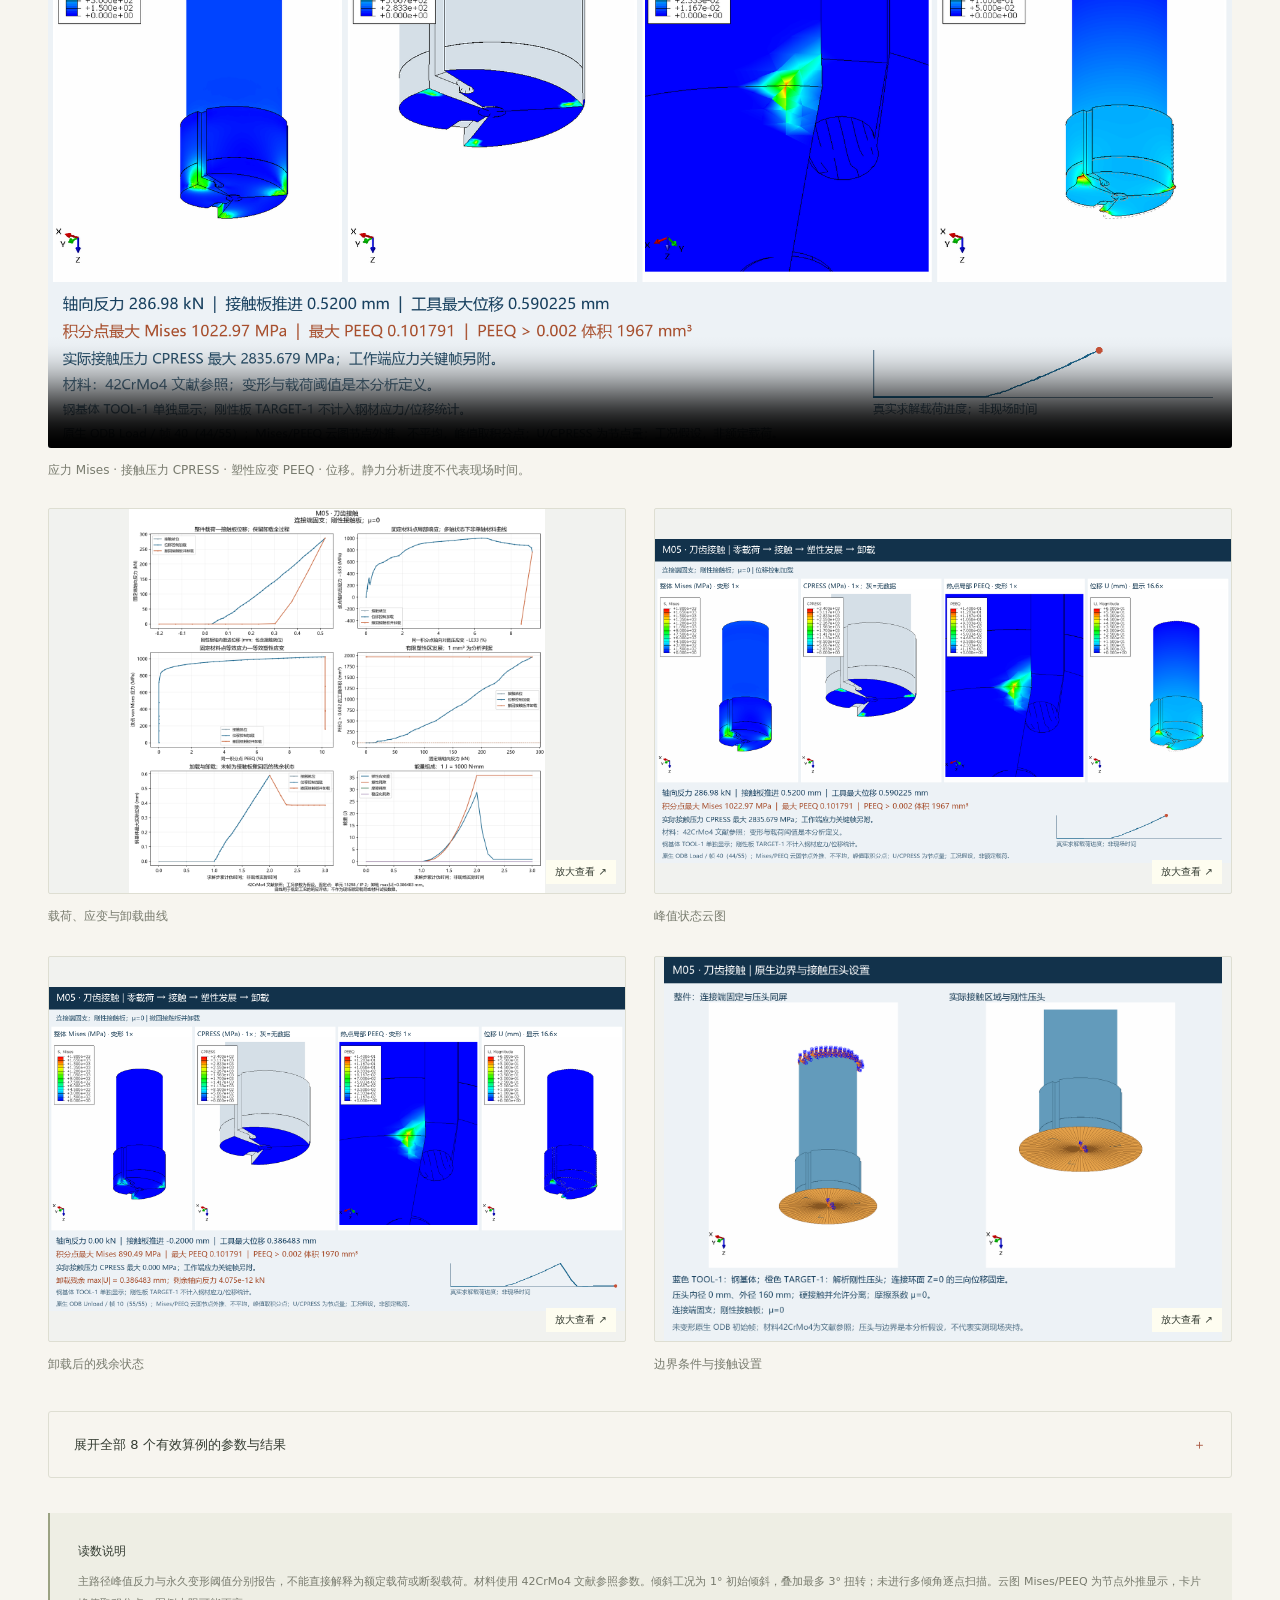
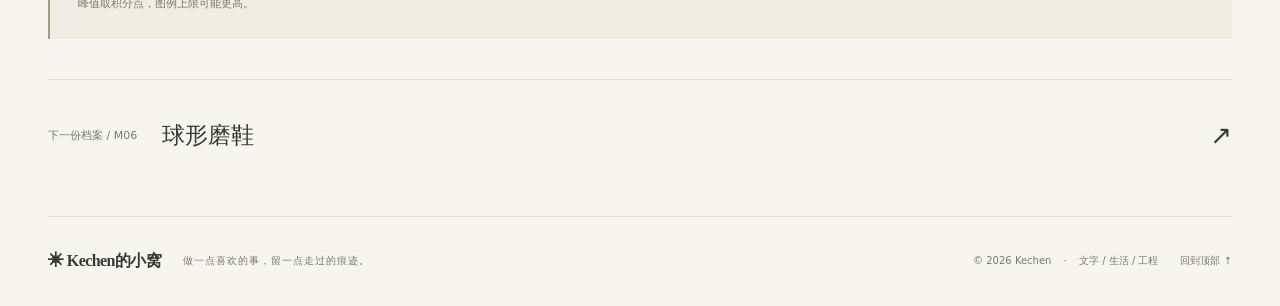
<file: tools/M05/index.html>
<!doctype html><html lang="zh-CN"><head><meta charset="utf-8"><meta name="viewport" content="width=device-width,initial-scale=1"><meta name="theme-color" content="#f7f5ef"><meta name="description" content="三刃旋降短筒磨鞋的 SolidWorks 原始模型预览与 2 组 Abaqus 仿真工况结果。"><title>M05 三刃旋降短筒磨鞋 · Kechen的小窝</title><link rel="icon" href="/assets/favicon.svg" type="image/svg+xml"><link rel="stylesheet" href="/assets/style.css"><script src="/assets/app.js" defer></script><script type="module" src="/assets/model.js"></script></head><body><a class="skip" href="#main">跳到主要内容</a><header class="header wrap"><a class="brand" href="/" aria-label="Kechen的小窝首页"><span class="brand-mark" aria-hidden="true">✳</span><span>Kechen<span class="brand-chinese">的小窝</span></span></a><nav aria-label="主导航"><a href="/" >首页</a><a href="/tools/" aria-current="page">工具档案</a><a href="/notes/" >随笔</a><a href="/about/" >关于</a></nav><span class="header-note">慢慢来，认真记录。</span></header><main id="main">
 <section class="tool-detail-heading wrap"><a class="back-link" href="/tools/">← 返回工具档案</a><div class="eyebrow">TOOL ARCHIVE / M05</div><div class="detail-title"><h1>三刃旋降短筒磨鞋</h1><button class="text-button" data-copy>分享这份档案 ↗</button></div><p>M05 <span> / </span> SolidWorks 建模 <span> / </span> Abaqus 力学仿真 <span> / </span> 2 组工况</p></section>
 <section class="wrap model-section"><div class="model-info"><div class="eyebrow">FORM & DETAILS</div><h2>从一个模型开始。</h2><p>拖动旋转，滚轮或双指缩放。<br>在不同角度，看看结构的细节。</p><dl><div><dt>工具编号</dt><dd>M05</dd></div><div><dt>仿真模型长度</dt><dd>248.79 mm</dd></div><div><dt>预览来源</dt><dd>原始 SolidWorks 零件</dd></div></dl><p class="fine-print">显示网格用于浏览形状，不包含原始特征树、参数或仿真工程。</p></div><div class="model-viewer" data-model="/assets/models/M05.bin" data-tool="M05"><img class="model-fallback" src="/assets/models/M05.png" alt="三刃旋降短筒磨鞋的模型静态预览"><canvas tabindex="0" aria-label="三刃旋降短筒磨鞋三维模型。拖动旋转、双指缩放；键盘方向键旋转，加减键缩放。"></canvas><span class="model-axis">3D / M05</span><span class="model-status" role="status">正在载入三维模型…</span><div class="model-controls"><button data-action="zoom-in" aria-label="放大模型">＋</button><button data-action="zoom-out" aria-label="缩小模型">−</button><button data-action="reset">复位 ↺</button><button data-action="rotate" aria-pressed="false">自动旋转</button></div></div></section>
 <section class="wrap results-section"><div class="section-head"><div><div class="eyebrow">FORCE, STRESS & CHANGE</div><h2>力留下的痕迹<span class="title-dot">.</span></h2><p>切换工况，查看对应视频与结果曲线。</p></div><a class="text-link" href="/report/">查看报告 <span aria-hidden="true">↗</span></a></div><div class="case-tabs" role="tablist" aria-label="仿真工况"><button id="tab-0" role="tab" aria-controls="case-0" aria-selected="true" tabindex="0">刀齿接触</button><button id="tab-1" role="tab" aria-controls="case-1" aria-selected="false" tabindex="-1">倾斜摩擦旋转</button></div><section id="case-0" class="case-panel" role="tabpanel" aria-labelledby="tab-0" tabindex="0"><div class="case-heading"><div><span class="eyebrow">M05_contact_fine</span><h2>刀齿接触</h2></div><span class="verified"><span class="green-dot"></span> 既有求解结果</span></div><div class="metric-grid"><div><span>峰值轴向反力</span><strong>286.98 <small>kN</small></strong></div><div><span>卸载残余 max|U|</span><strong>0.38648 <small>mm</small></strong></div><div><span>峰值帧 Mises</span><strong>1,022.97 <small>MPa</small></strong></div></div><figure class="video-figure"><video controls playsinline preload="none" poster="/assets/media/822921148541.png" src="/assets/media/96894309ef57.mp4">你的浏览器不支持内嵌视频，<a href="/assets/media/96894309ef57.mp4">打开云图视频</a>。</video><figcaption>应力 Mises · 接触压力 CPRESS · 塑性应变 PEEQ · 位移。静力分析进度不代表现场时间。</figcaption></figure><div class="media-grid"><figure><button class="image-button" data-image="/assets/media/e804e59b0760.png" data-caption="M05 刀齿接触 · 载荷、应变与卸载曲线"><img loading="lazy" src="/assets/media/e804e59b0760.png" alt="刀齿接触载荷、应变和卸载曲线" width="1280" height="900"><span>放大查看 ↗</span></button><figcaption>载荷、应变与卸载曲线</figcaption></figure><figure><button class="image-button" data-image="/assets/media/822921148541.png" data-caption="M05 刀齿接触 · 峰值云图"><img loading="lazy" src="/assets/media/822921148541.png" alt="刀齿接触峰值云图" width="1280" height="900"><span>放大查看 ↗</span></button><figcaption>峰值状态云图</figcaption></figure><figure><button class="image-button" data-image="/assets/media/26325a8b7f85.png" data-caption="M05 刀齿接触 · 卸载残余云图"><img loading="lazy" src="/assets/media/26325a8b7f85.png" alt="刀齿接触卸载残余状态云图" width="1280" height="900"><span>放大查看 ↗</span></button><figcaption>卸载后的残余状态</figcaption></figure><figure><button class="image-button" data-image="/assets/media/17ad9ac8f927.png" data-caption="M05 刀齿接触 · 固定与接触设置"><img loading="lazy" src="/assets/media/17ad9ac8f927.png" alt="刀齿接触固定与接触设置" width="1280" height="900"><span>放大查看 ↗</span></button><figcaption>边界条件与接触设置</figcaption></figure></div></section><section id="case-1" class="case-panel" role="tabpanel" aria-labelledby="tab-1" tabindex="0"><div class="case-heading"><div><span class="eyebrow">M05_combined_fine</span><h2>倾斜摩擦旋转</h2></div><span class="verified"><span class="green-dot"></span> 既有求解结果</span></div><div class="metric-grid"><div><span>峰值轴向反力</span><strong>71.34 <small>kN</small></strong></div><div><span>卸载残余 max|U|</span><strong>0.42573 <small>mm</small></strong></div><div><span>峰值帧 Mises</span><strong>1,025.93 <small>MPa</small></strong></div></div><figure class="video-figure"><video controls playsinline preload="none" poster="/assets/media/63a2ad91aa58.png" src="/assets/media/e0419ea5b162.mp4">你的浏览器不支持内嵌视频，<a href="/assets/media/e0419ea5b162.mp4">打开云图视频</a>。</video><figcaption>应力 Mises · 接触压力 CPRESS · 塑性应变 PEEQ · 位移。静力分析进度不代表现场时间。</figcaption></figure><div class="media-grid"><figure><button class="image-button" data-image="/assets/media/8dfd38fe5f64.png" data-caption="M05 倾斜摩擦旋转 · 载荷、应变与卸载曲线"><img loading="lazy" src="/assets/media/8dfd38fe5f64.png" alt="倾斜摩擦旋转载荷、应变和卸载曲线" width="1280" height="900"><span>放大查看 ↗</span></button><figcaption>载荷、应变与卸载曲线</figcaption></figure><figure><button class="image-button" data-image="/assets/media/63a2ad91aa58.png" data-caption="M05 倾斜摩擦旋转 · 峰值云图"><img loading="lazy" src="/assets/media/63a2ad91aa58.png" alt="倾斜摩擦旋转峰值云图" width="1280" height="900"><span>放大查看 ↗</span></button><figcaption>峰值状态云图</figcaption></figure><figure><button class="image-button" data-image="/assets/media/6c283ca3e50b.png" data-caption="M05 倾斜摩擦旋转 · 卸载残余云图"><img loading="lazy" src="/assets/media/6c283ca3e50b.png" alt="倾斜摩擦旋转卸载残余状态云图" width="1280" height="900"><span>放大查看 ↗</span></button><figcaption>卸载后的残余状态</figcaption></figure><figure><button class="image-button" data-image="/assets/media/d0d2f15e83f3.png" data-caption="M05 倾斜摩擦旋转 · 固定与接触设置"><img loading="lazy" src="/assets/media/d0d2f15e83f3.png" alt="倾斜摩擦旋转固定与接触设置" width="1280" height="900"><span>放大查看 ↗</span></button><figcaption>边界条件与接触设置</figcaption></figure></div></section><details class="full-case-index"><summary>展开全部 8 个有效算例的参数与结果 <span>＋</span></summary><p>包含网格检验、材料验证和独立卸载分支。带 u 的分支不是另一种角度；峰值反力与卸载位移沿用各结果文件的定义。表格可横向滑动查看。</p><div class="table-scroll" tabindex="0" role="region" aria-label="M05全部有效算例表"><table><caption>M05 · 最终有效算例</caption><thead><tr><th>工况 / 算例</th><th>推进位移 mm</th><th>初始倾角 °</th><th>最大扭转 °</th><th>摩擦系数</th><th>峰值轴向反力 kN</th><th>卸载残余 mm</th></tr></thead><tbody><tr><th scope="row">倾斜、摩擦与旋转<code>M05_combined_fine</code></th><td>0.5</td><td>1</td><td>3</td><td>0.15</td><td>71.34</td><td>0.42573</td></tr><tr><th scope="row">基础网格<code>M05_contact_base</code></th><td>0.5</td><td>0</td><td>0</td><td>0</td><td>289.97</td><td>0.40202</td></tr><tr><th scope="row">同轴接触与卸载核验<code>M05_contact_fine</code></th><td>0.5</td><td>0</td><td>0</td><td>0</td><td>286.98</td><td>0.38648</td></tr><tr><th scope="row">独立加载—卸载阈值验证<code>M05_contact_fine_u010</code></th><td>0.1325</td><td>0</td><td>0</td><td>0</td><td>58.43</td><td>0.08141</td></tr><tr><th scope="row">独立加载—卸载阈值验证<code>M05_contact_fine_u012</code></th><td>0.157</td><td>0</td><td>0</td><td>0</td><td>71.03</td><td>0.09534</td></tr><tr><th scope="row">独立加载—卸载阈值验证<code>M05_contact_fine_u013</code></th><td>0.16925</td><td>0</td><td>0</td><td>0</td><td>76.96</td><td>0.10467</td></tr><tr><th scope="row">独立加载—卸载阈值验证<code>M05_contact_fine_u015</code></th><td>0.19375</td><td>0</td><td>0</td><td>0</td><td>91.02</td><td>0.12107</td></tr><tr><th scope="row">独立加载—卸载阈值验证<code>M05_contact_fine_u020</code></th><td>0.255</td><td>0</td><td>0</td><td>0</td><td>127.9</td><td>0.17071</td></tr></tbody></table></div></details><aside class="reading-note"><strong>读数说明</strong><p>主路径峰值反力与永久变形阈值分别报告，不能直接解释为额定载荷或断裂载荷。材料使用 42CrMo4 文献参照参数。倾斜工况为 1° 初始倾斜，叠加最多 3° 扭转；未进行多倾角逐点扫描。云图 Mises/PEEQ 为节点外推显示，卡片峰值取积分点，图例上限可能更高。</p></aside><a class="next-tool" href="/tools/M06/"><span>下一份档案 / M06</span><strong>球形磨鞋</strong><span aria-hidden="true">↗</span></a></section></main><footer class="footer wrap"><a class="brand footer-brand" href="/">✳ Kechen的小窝</a><p>做一点喜欢的事，留一点走过的痕迹。</p><span>© 2026 Kechen <span class="footer-dot">·</span> 文字 / 生活 / 工程</span><a class="top-link" href="#main">回到顶部 ↑</a></footer><div class="toast" role="status" aria-live="polite"></div><dialog class="lightbox" aria-label="图片预览"><button class="lightbox-close" aria-label="关闭图片">关闭 ×</button><img alt=""><p></p></dialog></body></html>
</file>
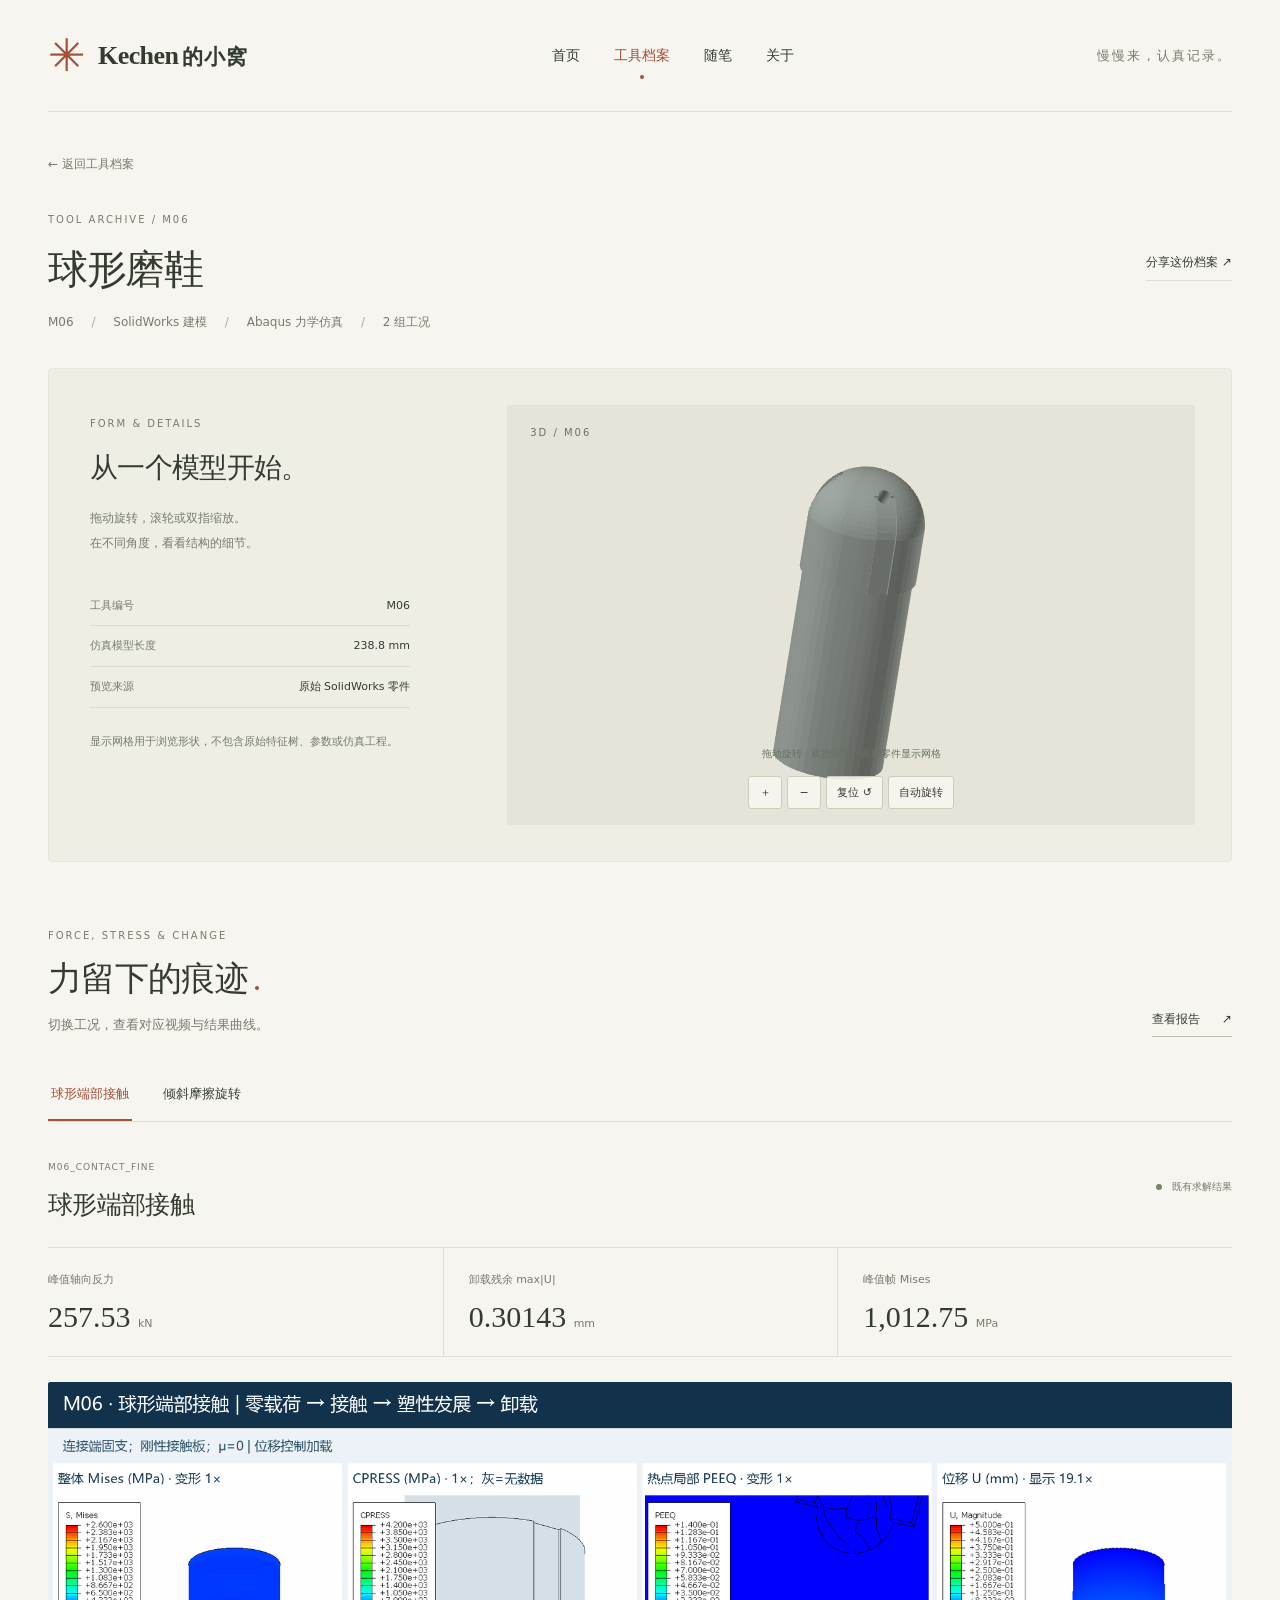
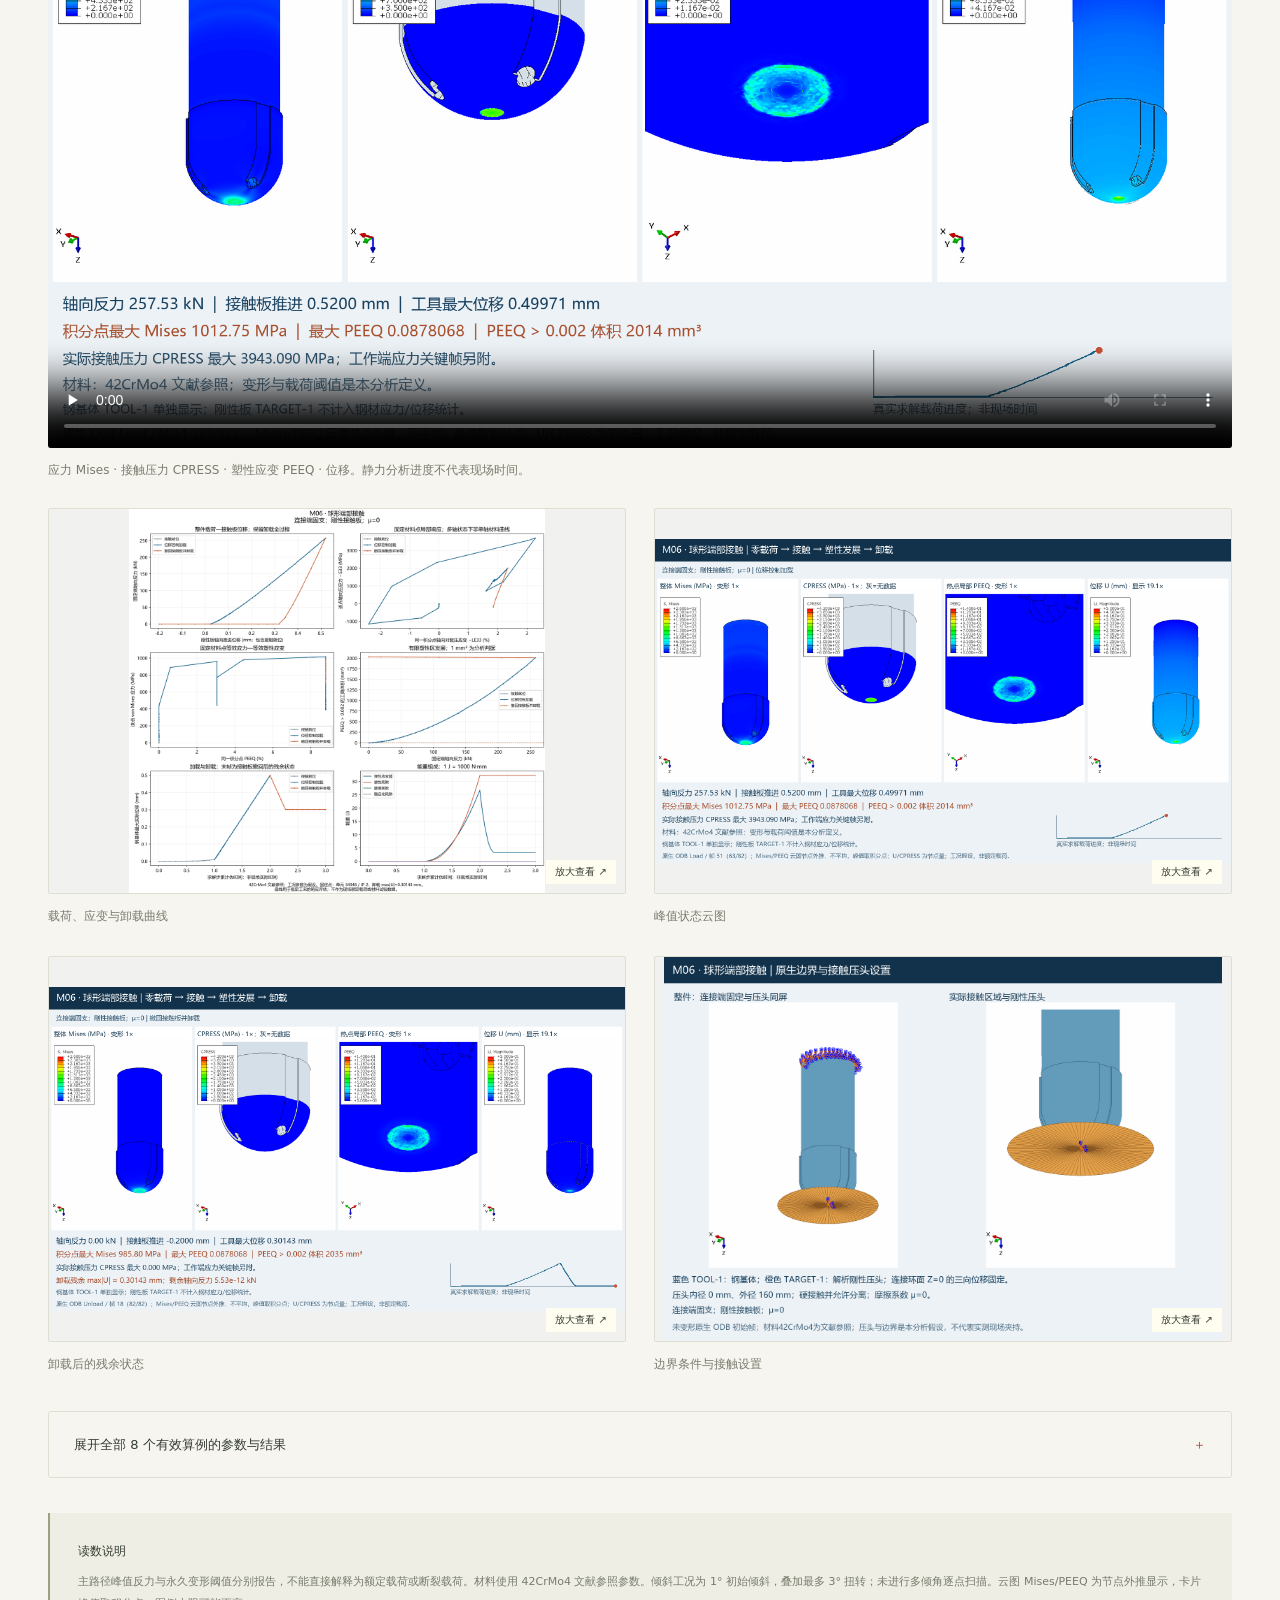
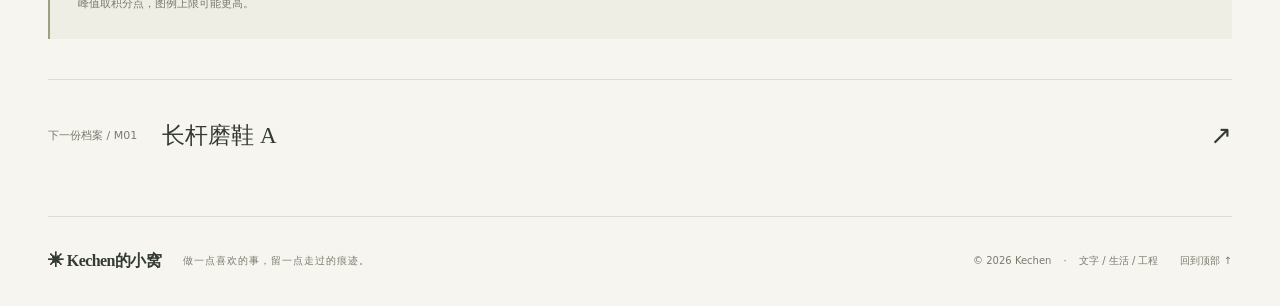
<file: tools/M06/index.html>
<!doctype html><html lang="zh-CN"><head><meta charset="utf-8"><meta name="viewport" content="width=device-width,initial-scale=1"><meta name="theme-color" content="#f7f5ef"><meta name="description" content="球形磨鞋的 SolidWorks 原始模型预览与 2 组 Abaqus 仿真工况结果。"><title>M06 球形磨鞋 · Kechen的小窝</title><link rel="icon" href="/assets/favicon.svg" type="image/svg+xml"><link rel="stylesheet" href="/assets/style.css"><script src="/assets/app.js" defer></script><script type="module" src="/assets/model.js"></script></head><body><a class="skip" href="#main">跳到主要内容</a><header class="header wrap"><a class="brand" href="/" aria-label="Kechen的小窝首页"><span class="brand-mark" aria-hidden="true">✳</span><span>Kechen<span class="brand-chinese">的小窝</span></span></a><nav aria-label="主导航"><a href="/" >首页</a><a href="/tools/" aria-current="page">工具档案</a><a href="/notes/" >随笔</a><a href="/about/" >关于</a></nav><span class="header-note">慢慢来，认真记录。</span></header><main id="main">
 <section class="tool-detail-heading wrap"><a class="back-link" href="/tools/">← 返回工具档案</a><div class="eyebrow">TOOL ARCHIVE / M06</div><div class="detail-title"><h1>球形磨鞋</h1><button class="text-button" data-copy>分享这份档案 ↗</button></div><p>M06 <span> / </span> SolidWorks 建模 <span> / </span> Abaqus 力学仿真 <span> / </span> 2 组工况</p></section>
 <section class="wrap model-section"><div class="model-info"><div class="eyebrow">FORM & DETAILS</div><h2>从一个模型开始。</h2><p>拖动旋转，滚轮或双指缩放。<br>在不同角度，看看结构的细节。</p><dl><div><dt>工具编号</dt><dd>M06</dd></div><div><dt>仿真模型长度</dt><dd>238.8 mm</dd></div><div><dt>预览来源</dt><dd>原始 SolidWorks 零件</dd></div></dl><p class="fine-print">显示网格用于浏览形状，不包含原始特征树、参数或仿真工程。</p></div><div class="model-viewer" data-model="/assets/models/M06.bin" data-tool="M06"><img class="model-fallback" src="/assets/models/M06.png" alt="球形磨鞋的模型静态预览"><canvas tabindex="0" aria-label="球形磨鞋三维模型。拖动旋转、双指缩放；键盘方向键旋转，加减键缩放。"></canvas><span class="model-axis">3D / M06</span><span class="model-status" role="status">正在载入三维模型…</span><div class="model-controls"><button data-action="zoom-in" aria-label="放大模型">＋</button><button data-action="zoom-out" aria-label="缩小模型">−</button><button data-action="reset">复位 ↺</button><button data-action="rotate" aria-pressed="false">自动旋转</button></div></div></section>
 <section class="wrap results-section"><div class="section-head"><div><div class="eyebrow">FORCE, STRESS & CHANGE</div><h2>力留下的痕迹<span class="title-dot">.</span></h2><p>切换工况，查看对应视频与结果曲线。</p></div><a class="text-link" href="/report/">查看报告 <span aria-hidden="true">↗</span></a></div><div class="case-tabs" role="tablist" aria-label="仿真工况"><button id="tab-0" role="tab" aria-controls="case-0" aria-selected="true" tabindex="0">球形端部接触</button><button id="tab-1" role="tab" aria-controls="case-1" aria-selected="false" tabindex="-1">倾斜摩擦旋转</button></div><section id="case-0" class="case-panel" role="tabpanel" aria-labelledby="tab-0" tabindex="0"><div class="case-heading"><div><span class="eyebrow">M06_contact_fine</span><h2>球形端部接触</h2></div><span class="verified"><span class="green-dot"></span> 既有求解结果</span></div><div class="metric-grid"><div><span>峰值轴向反力</span><strong>257.53 <small>kN</small></strong></div><div><span>卸载残余 max|U|</span><strong>0.30143 <small>mm</small></strong></div><div><span>峰值帧 Mises</span><strong>1,012.75 <small>MPa</small></strong></div></div><figure class="video-figure"><video controls playsinline preload="none" poster="/assets/media/9dfc165278af.png" src="/assets/media/724aac5d19bc.mp4">你的浏览器不支持内嵌视频，<a href="/assets/media/724aac5d19bc.mp4">打开云图视频</a>。</video><figcaption>应力 Mises · 接触压力 CPRESS · 塑性应变 PEEQ · 位移。静力分析进度不代表现场时间。</figcaption></figure><div class="media-grid"><figure><button class="image-button" data-image="/assets/media/536123999f3b.png" data-caption="M06 球形端部接触 · 载荷、应变与卸载曲线"><img loading="lazy" src="/assets/media/536123999f3b.png" alt="球形端部接触载荷、应变和卸载曲线" width="1280" height="900"><span>放大查看 ↗</span></button><figcaption>载荷、应变与卸载曲线</figcaption></figure><figure><button class="image-button" data-image="/assets/media/9dfc165278af.png" data-caption="M06 球形端部接触 · 峰值云图"><img loading="lazy" src="/assets/media/9dfc165278af.png" alt="球形端部接触峰值云图" width="1280" height="900"><span>放大查看 ↗</span></button><figcaption>峰值状态云图</figcaption></figure><figure><button class="image-button" data-image="/assets/media/906196df1454.png" data-caption="M06 球形端部接触 · 卸载残余云图"><img loading="lazy" src="/assets/media/906196df1454.png" alt="球形端部接触卸载残余状态云图" width="1280" height="900"><span>放大查看 ↗</span></button><figcaption>卸载后的残余状态</figcaption></figure><figure><button class="image-button" data-image="/assets/media/83ad2b6e8fdd.png" data-caption="M06 球形端部接触 · 固定与接触设置"><img loading="lazy" src="/assets/media/83ad2b6e8fdd.png" alt="球形端部接触固定与接触设置" width="1280" height="900"><span>放大查看 ↗</span></button><figcaption>边界条件与接触设置</figcaption></figure></div></section><section id="case-1" class="case-panel" role="tabpanel" aria-labelledby="tab-1" tabindex="0"><div class="case-heading"><div><span class="eyebrow">M06_combined_fine</span><h2>倾斜摩擦旋转</h2></div><span class="verified"><span class="green-dot"></span> 既有求解结果</span></div><div class="metric-grid"><div><span>峰值轴向反力</span><strong>254.93 <small>kN</small></strong></div><div><span>卸载残余 max|U|</span><strong>0.30301 <small>mm</small></strong></div><div><span>峰值帧 Mises</span><strong>1,031.47 <small>MPa</small></strong></div></div><figure class="video-figure"><video controls playsinline preload="none" poster="/assets/media/77ba12b7af12.png" src="/assets/media/90dbf4f84783.mp4">你的浏览器不支持内嵌视频，<a href="/assets/media/90dbf4f84783.mp4">打开云图视频</a>。</video><figcaption>应力 Mises · 接触压力 CPRESS · 塑性应变 PEEQ · 位移。静力分析进度不代表现场时间。</figcaption></figure><div class="media-grid"><figure><button class="image-button" data-image="/assets/media/87c8e1f9c34d.png" data-caption="M06 倾斜摩擦旋转 · 载荷、应变与卸载曲线"><img loading="lazy" src="/assets/media/87c8e1f9c34d.png" alt="倾斜摩擦旋转载荷、应变和卸载曲线" width="1280" height="900"><span>放大查看 ↗</span></button><figcaption>载荷、应变与卸载曲线</figcaption></figure><figure><button class="image-button" data-image="/assets/media/77ba12b7af12.png" data-caption="M06 倾斜摩擦旋转 · 峰值云图"><img loading="lazy" src="/assets/media/77ba12b7af12.png" alt="倾斜摩擦旋转峰值云图" width="1280" height="900"><span>放大查看 ↗</span></button><figcaption>峰值状态云图</figcaption></figure><figure><button class="image-button" data-image="/assets/media/1b790bd3dada.png" data-caption="M06 倾斜摩擦旋转 · 卸载残余云图"><img loading="lazy" src="/assets/media/1b790bd3dada.png" alt="倾斜摩擦旋转卸载残余状态云图" width="1280" height="900"><span>放大查看 ↗</span></button><figcaption>卸载后的残余状态</figcaption></figure><figure><button class="image-button" data-image="/assets/media/ddc56c753763.png" data-caption="M06 倾斜摩擦旋转 · 固定与接触设置"><img loading="lazy" src="/assets/media/ddc56c753763.png" alt="倾斜摩擦旋转固定与接触设置" width="1280" height="900"><span>放大查看 ↗</span></button><figcaption>边界条件与接触设置</figcaption></figure></div></section><details class="full-case-index"><summary>展开全部 8 个有效算例的参数与结果 <span>＋</span></summary><p>包含网格检验、材料验证和独立卸载分支。带 u 的分支不是另一种角度；峰值反力与卸载位移沿用各结果文件的定义。表格可横向滑动查看。</p><div class="table-scroll" tabindex="0" role="region" aria-label="M06全部有效算例表"><table><caption>M06 · 最终有效算例</caption><thead><tr><th>工况 / 算例</th><th>推进位移 mm</th><th>初始倾角 °</th><th>最大扭转 °</th><th>摩擦系数</th><th>峰值轴向反力 kN</th><th>卸载残余 mm</th></tr></thead><tbody><tr><th scope="row">倾斜、摩擦与旋转<code>M06_combined_fine</code></th><td>0.5</td><td>1</td><td>3</td><td>0.15</td><td>254.93</td><td>0.30301</td></tr><tr><th scope="row">基础网格<code>M06_contact_base</code></th><td>0.5</td><td>0</td><td>0</td><td>0</td><td>257.74</td><td>0.30148</td></tr><tr><th scope="row">同轴接触与卸载核验<code>M06_contact_fine</code></th><td>0.5</td><td>0</td><td>0</td><td>0</td><td>257.53</td><td>0.30143</td></tr><tr><th scope="row">独立加载—卸载阈值验证<code>M06_contact_fine_u013</code></th><td>0.07769</td><td>0</td><td>0</td><td>0</td><td>27.4</td><td>0.03223</td></tr><tr><th scope="row">独立加载—卸载阈值验证<code>M06_contact_fine_u020</code></th><td>0.12155</td><td>0</td><td>0</td><td>0</td><td>47.52</td><td>0.05751</td></tr><tr><th scope="row">独立加载—卸载阈值验证<code>M06_contact_fine_u023</code></th><td>0.1583</td><td>0</td><td>0</td><td>0</td><td>65.73</td><td>0.07954</td></tr><tr><th scope="row">独立加载—卸载阈值验证<code>M06_contact_fine_u025</code></th><td>0.1828</td><td>0</td><td>0</td><td>0</td><td>78.49</td><td>0.0945</td></tr><tr><th scope="row">独立加载—卸载阈值验证<code>M06_contact_fine_u026</code></th><td>0.19505</td><td>0</td><td>0</td><td>0</td><td>84.83</td><td>0.10213</td></tr></tbody></table></div></details><aside class="reading-note"><strong>读数说明</strong><p>主路径峰值反力与永久变形阈值分别报告，不能直接解释为额定载荷或断裂载荷。材料使用 42CrMo4 文献参照参数。倾斜工况为 1° 初始倾斜，叠加最多 3° 扭转；未进行多倾角逐点扫描。云图 Mises/PEEQ 为节点外推显示，卡片峰值取积分点，图例上限可能更高。</p></aside><a class="next-tool" href="/tools/M01/"><span>下一份档案 / M01</span><strong>长杆磨鞋 A</strong><span aria-hidden="true">↗</span></a></section></main><footer class="footer wrap"><a class="brand footer-brand" href="/">✳ Kechen的小窝</a><p>做一点喜欢的事，留一点走过的痕迹。</p><span>© 2026 Kechen <span class="footer-dot">·</span> 文字 / 生活 / 工程</span><a class="top-link" href="#main">回到顶部 ↑</a></footer><div class="toast" role="status" aria-live="polite"></div><dialog class="lightbox" aria-label="图片预览"><button class="lightbox-close" aria-label="关闭图片">关闭 ×</button><img alt=""><p></p></dialog></body></html>
</file>
<file: assets/style.css>
:root{--bg:#f7f5ef;--paper:#fffdf8;--ink:#343c32;--muted:#787b6e;--line:#deded2;--accent:#a55039;--sage:#e9ecdf;--serif:Georgia,"Songti SC","STSong","SimSun",serif;--sans:system-ui,-apple-system,"Segoe UI","Microsoft YaHei",sans-serif;color-scheme:light}
*{box-sizing:border-box}html{scroll-behavior:smooth;scroll-padding-top:28px}body{margin:0;background:var(--bg);color:var(--ink);font:15px/1.8 var(--sans);-webkit-font-smoothing:antialiased}button,input{font:inherit}button,a,input{touch-action:manipulation}button{cursor:pointer}a{color:inherit;text-decoration:none}img{display:block;max-width:100%;height:auto}button{color:inherit}a,button,input{outline-offset:5px}a:focus-visible,button:focus-visible,input:focus-visible,canvas:focus-visible,[tabindex]:focus-visible{outline:2px solid var(--accent)}button:disabled{opacity:.45;cursor:default}::selection{background:#ddc8a7}h1,h2,h3,p{margin:0}h1,h2,h3{font-family:var(--serif);font-weight:500;line-height:1.5}h1{letter-spacing:-1.4px}h2{font-size:34px;letter-spacing:-.7px}h3{font-size:23px}button{border:0;background:none}figure{margin:0}figcaption{font-size:12px;color:var(--muted);line-height:1.8;margin-top:12px}.wrap{width:min(1192px,calc(100% - 96px));margin-inline:auto}[hidden]{display:none!important}.skip{position:fixed;top:-80px;left:15px;background:var(--ink);color:white;padding:10px;z-index:100}.skip:focus{top:10px}.header{display:flex;align-items:center;justify-content:space-between;gap:25px;min-height:112px;border-bottom:1px solid var(--line)}.brand{display:inline-flex;align-items:center;gap:13px;font:600 26px var(--serif);letter-spacing:-.6px;white-space:nowrap}.brand-mark{color:var(--accent);font:45px/1 var(--sans)}.brand-chinese{font-size:21px;margin-left:4px;letter-spacing:1px}.header nav{display:flex;gap:34px;font-size:14px}.header nav a{position:relative;padding:18px 0}.header nav a[aria-current=page]{color:var(--accent)}.header nav a[aria-current=page]:after{content:"";width:4px;height:4px;border-radius:50%;position:absolute;bottom:7px;left:calc(50% - 2px);background:var(--accent)}.header-note{font:13px var(--serif);color:var(--muted);letter-spacing:2px}.eyebrow{font:10px/1.7 var(--sans);letter-spacing:2px;font-weight:500;color:var(--muted);text-transform:uppercase}.green-dot{display:inline-block;width:6px;height:6px;border-radius:50%;background:#758764;vertical-align:middle;margin-right:7px}.hero{display:grid;grid-template-columns:1.03fr 1fr;align-items:center;min-height:608px;padding-top:34px;padding-bottom:50px;gap:30px}.hero-copy{padding-bottom:4px}.hero-eyebrow{margin-bottom:29px}.hero h1{font-size:clamp(32px,3.5vw,48px);line-height:1.65;position:relative}.hero-underline{position:relative;white-space:nowrap}.hero-underline:after{content:"";position:absolute;left:1%;width:91%;height:5px;bottom:-12px;background:#dbb792;border-radius:50%;transform:rotate(-1.5deg)}.hero-copy>p{color:var(--muted);font-size:14px;line-height:2.1;margin:32px 0 25px}.button{display:inline-flex;gap:27px;align-items:center;justify-content:center;min-height:49px;padding:11px 23px;border-radius:3px;border:1px solid transparent;font-size:12px;font-weight:500;line-height:1.8;transition:transform .2s,background .2s}.button:hover{transform:translateY(-2px)}.button.primary{background:var(--ink);color:var(--paper)}.button.primary:hover{background:#505840}.button.outline{border-color:#bdbfb1}.hero-footnote{display:block;margin-top:17px;font:11px var(--serif);letter-spacing:2px;color:#8a8b7d}.hero-art{position:relative;height:450px}.art-label{position:absolute;right:29px;top:15px;font:12px var(--serif);letter-spacing:3px;color:var(--muted)}.paper{position:absolute;background:var(--paper);box-shadow:0 12px 32px #42382415;padding:17px 17px 14px}.paper-back{width:250px;right:0;top:80px;transform:rotate(9deg);border:1px solid #f0eee5}.paper-back img{height:237px;object-fit:cover}.paper-back>span{display:block;font:8px var(--sans);letter-spacing:1px;margin-top:13px;color:var(--muted)}.paper-front{width:302px;left:10px;top:70px;transform:rotate(-7deg)}.paper-front img{height:266px;width:100%;object-fit:cover;background:#e9e5d9}.paper-kicker{font:8px var(--sans);letter-spacing:2px;display:block;margin-bottom:10px;color:var(--muted)}.paper-caption{display:flex;justify-content:space-between;gap:6px;margin-top:15px;font:11px var(--serif);letter-spacing:1px}.paper-caption>span:last-child{font:7px var(--sans);align-self:center;white-space:nowrap;color:var(--muted)}.paper-tape{position:absolute;left:126px;top:49px;width:90px;height:33px;transform:rotate(-10deg);background:#dbd2af99;clip-path:polygon(0 4%,100% 0,98% 94%,2% 100%)}.art-spark{position:absolute;right:17px;bottom:27px;color:var(--accent);font:64px var(--serif);transform:rotate(11deg)}.art-script{position:absolute;left:45px;bottom:-2px;transform:rotate(-8deg);font:italic 20px/1.2 Georgia;color:#7d806c}.intro-strip{display:flex;gap:23px;border-block:1px solid var(--line);padding:21px 0;align-items:center}.intro-strip>span{font-size:11px;color:var(--accent);white-space:nowrap}.intro-strip>span>span{margin-left:11px}.intro-strip>p{font:17px var(--serif);flex:1}.intro-strip>a{font-size:11px;color:var(--muted);white-space:nowrap}.intro-strip>a>span{margin-left:20px}.section{padding-block:75px 78px}.section-head{display:flex;align-items:flex-end;justify-content:space-between;gap:24px;margin-bottom:32px}.section-head h2{margin-top:9px}.title-dot{color:var(--accent);margin-left:5px}.section-head p{font-size:13px;color:var(--muted);margin-top:9px}.text-link{display:inline-flex;align-items:center;gap:22px;font-size:12px;border-bottom:1px solid #bdbdaf;padding-bottom:5px;white-space:nowrap}.text-link:hover{color:var(--accent);border-color:var(--accent)}.tool-grid{display:grid;grid-template-columns:repeat(3,minmax(0,1fr));gap:40px 26px}.tool-image{position:relative;display:block;background:#eae5da;overflow:hidden;border-radius:3px}.tool-image>img{width:100%;aspect-ratio:600/440;object-fit:contain;transition:transform .4s}.tool-image:hover img{transform:scale(1.04)}.image-index{position:absolute;top:15px;left:17px;font:10px var(--sans);letter-spacing:1.5px;color:#636c5d}.image-arrow{position:absolute;bottom:13px;right:16px;font-size:21px;color:#5d6758}.tool-card-meta{display:flex;justify-content:space-between;gap:8px;margin-top:18px;color:var(--muted);font-size:9px;letter-spacing:1px}.tool-card-meta>span:last-child{font-size:10px;letter-spacing:0}.tool-card h3{font-size:21px;margin-block:7px}.tool-card h3 a:hover{color:var(--accent)}.tool-card>p{font-size:11px;color:var(--muted)}.tool-card>p>span{margin:0 7px}.archive-note{display:flex;gap:21px;align-items:center;margin-top:38px;background:#eeeee4;padding:21px 27px;border-radius:3px}.small-flower{color:#7b866a;font-size:31px}.archive-note p{font-size:12px;flex:1}.archive-note p small{font-size:10px;color:var(--muted)}.archive-note a{font-size:12px;white-space:nowrap}.archive-note a span{margin-left:12px}.notes-section{background:#eeeee4;border-block:1px solid #e2e3d8;padding:70px 0}.notes-layout{display:grid;grid-template-columns:.85fr 1.4fr;gap:90px}.notes-intro h2{font-size:35px;line-height:1.7;margin-top:17px}.notes-intro>p{font-size:12px;line-height:2;color:var(--muted);margin:16px 0 20px}.doodle{font:45px var(--serif);color:#959d81;letter-spacing:10px;margin-top:27px}.note-row{display:flex;gap:22px;padding:27px 0;border-top:1px solid #d7d9cc;align-items:flex-start}.note-row:last-child{border-bottom:1px solid #d7d9cc}.note-number{font:italic 15px Georgia;color:#9d9f8b;padding-top:3px}.note-row>div{flex:1}.note-row .eyebrow{font-size:9px;letter-spacing:1px}.note-row .eyebrow>span{margin:0 12px;color:#aaa}.note-row h3{font-size:22px;margin:13px 0 9px}.note-row p{font-size:11px;color:var(--muted)}.note-arrow{padding-top:38px;font-size:22px}.note-row:hover h3{color:var(--accent)}.about-strip{padding-block:73px;display:flex;gap:30px;align-items:center}.about-star{font-size:65px;color:var(--accent)}.about-strip>div{flex:1}.about-strip h2{font-size:28px;margin-top:7px}.about-strip p{font-size:12px;color:var(--muted);margin-top:7px}.footer{border-top:1px solid var(--line);padding-block:34px;display:flex;flex-wrap:wrap;gap:12px 22px;align-items:center;font-size:10px;color:var(--muted)}.footer-brand{font-size:16px;color:var(--ink);gap:8px}.footer>p{flex:1;font-family:var(--serif);letter-spacing:1px}.footer-dot{margin:0 9px}.top-link{margin-left:auto}.page-heading{padding-block:58px 27px}.page-heading h1{font-size:44px;margin:12px 0 16px}.page-heading>p{font-size:13px;color:var(--muted)}.archive-toolbar{display:flex;justify-content:space-between;align-items:center;border-block:1px solid var(--line);padding:20px 0;margin-top:35px;gap:20px}.archive-toolbar>span{font-size:12px;letter-spacing:1px}.search{display:flex;align-items:center;border:1px solid #d6d7cb;background:#fffdf7;padding:5px 12px;border-radius:2px;gap:10px}.search>span{font-size:25px;line-height:1}.search input{background:none;border:0;min-width:230px;font-size:12px;min-height:30px;color:var(--ink)}.search input:focus{outline-offset:0}.search-status{font-size:12px;margin-top:8px;min-height:22px}.empty-result{text-align:center;padding:50px;color:var(--muted)}.report-banner{margin-block:53px 65px;padding:35px 38px;background:var(--sage);display:flex;align-items:center;justify-content:space-between;gap:25px}.report-banner h2{font-size:25px;margin-top:8px}.report-banner p{font-size:12px;margin-top:12px;color:var(--muted)}.back-link{display:block;font-size:12px;color:var(--muted);margin-bottom:35px}.tool-detail-heading{padding-top:42px;padding-bottom:35px}.detail-title{display:flex;align-items:center;justify-content:space-between;gap:20px}.detail-title h1{font-size:40px;margin-top:12px}.text-button{font-size:12px;white-space:nowrap;border-bottom:1px solid var(--line);padding:6px 0}.tool-detail-heading>p{font-size:12px;color:var(--muted);margin-top:12px}.tool-detail-heading>p>span{margin:0 14px;color:#acaf9b}.model-section{display:grid;grid-template-columns:1fr 1.8fr;gap:40px;padding:36px;background:#eeeee4;border:1px solid #e6e6db;border-radius:4px}.model-info{padding:10px 0 10px 5px}.model-info h2{font-size:28px;margin-top:15px}.model-info>p{font-size:12px;color:var(--muted);margin-top:17px;line-height:2.1}.model-info dl{font-size:11px;margin:29px 0 22px;max-width:320px}.model-info dl>div{display:flex;justify-content:space-between;border-bottom:1px solid #dbdecf;padding-block:10px;gap:20px}.model-info dt{color:var(--muted)}.model-info dd{margin:0;text-align:right}.fine-print{font-size:11px!important;color:var(--muted);line-height:1.9}.model-viewer{position:relative;background:#e6e3d8;min-height:420px;border-radius:3px;overflow:hidden}.model-viewer canvas{display:block;width:100%;height:420px;touch-action:none;cursor:grab;position:relative;opacity:0}.model-viewer canvas:active{cursor:grabbing}.model-viewer[data-loaded] canvas{opacity:1}.model-fallback{position:absolute;inset:0;width:100%;height:100%;object-fit:contain}.model-viewer[data-loaded] .model-fallback{display:none}.model-axis{position:absolute;top:19px;left:23px;color:#6b725f;font-size:10px;letter-spacing:2px;pointer-events:none}.model-status{position:absolute;bottom:62px;left:15px;right:15px;text-align:center;font-size:10px;color:#69735e;pointer-events:none}.model-controls{position:absolute;bottom:16px;left:0;right:0;display:flex;justify-content:center;gap:5px}.model-controls button{min-height:33px;min-width:34px;font-size:11px;padding:5px 10px;border:1px solid #cacdbd;border-radius:3px;background:#f8f6eee8}.model-controls button[aria-pressed=true]{color:#fff;background:var(--ink)}.results-section{padding-top:65px}.case-tabs{display:flex;gap:28px;border-bottom:1px solid var(--line);overflow-x:auto}.case-tabs button{min-height:52px;white-space:nowrap;padding:10px 3px;font-size:13px;border-bottom:2px solid transparent}.case-tabs button[aria-selected=true]{border-bottom-color:var(--accent);color:var(--accent)}.case-panel{padding-top:30px}.case-heading{display:flex;justify-content:space-between;align-items:center;gap:20px}.case-heading h2{font-size:25px;margin-top:7px}.case-heading .eyebrow{font-size:9px;letter-spacing:1px;overflow-wrap:anywhere}.verified{font-size:10px;color:var(--muted);white-space:nowrap}.metric-grid{display:grid;grid-template-columns:repeat(3,1fr);border-block:1px solid var(--line);margin-top:24px;margin-bottom:25px}.metric-grid>div{padding:22px 25px;border-left:1px solid var(--line)}.metric-grid>div:first-child{border-left:0;padding-left:0}.metric-grid>div>span{font-size:11px;color:var(--muted);display:block}.metric-grid strong{font:30px var(--serif);display:block;margin-top:10px}.metric-grid small{font:11px var(--sans);color:var(--muted)}.video-figure video{display:block;width:100%;max-height:700px;background:#17202b;border-radius:3px}.video-figure figcaption{margin-bottom:27px}.media-grid{display:grid;grid-template-columns:1fr 1fr;gap:28px}.image-button{display:block;width:100%;background:#f1f2ef;border:1px solid var(--line);padding:0;position:relative;overflow:hidden;border-radius:2px}.image-button img{width:100%;aspect-ratio:1.5;object-fit:contain;transition:transform .3s}.image-button:hover img{transform:scale(1.02)}.image-button>span{position:absolute;bottom:9px;right:9px;font-size:10px;background:#fffef0ed;padding:3px 9px}.reading-note{background:#eeeee4;padding:24px 28px;margin-top:35px;border-left:2px solid #9ba282}.reading-note strong{font-size:12px;font-weight:500}.reading-note p{font-size:11px;color:var(--muted);line-height:2;margin-top:7px}.next-tool{display:flex;align-items:center;gap:25px;border-top:1px solid var(--line);padding-block:32px;margin-top:40px;margin-bottom:25px}.next-tool>span:first-child{font-size:11px;color:var(--muted)}.next-tool strong{font:23px var(--serif);flex:1}.next-tool>span:last-child{font-size:26px}.note-index{max-width:900px;padding-bottom:100px;padding-top:15px}.note-index .note-row{padding-block:34px}.prose{max-width:780px;padding-block:48px 85px}.prose h1{font-size:38px;margin-top:25px}.prose p{margin-top:27px;line-height:2.2;font-size:15px;color:#62685d}.prose p.prose-intro{font:19px/1.9 var(--serif);color:var(--ink);padding-bottom:27px;border-bottom:1px solid var(--line);margin-bottom:35px}.prose-end{text-align:center;color:var(--accent);font-size:36px;margin:45px}.about-page{position:relative;max-width:850px;padding-block:70px 90px}.about-page h1{font-size:50px;line-height:1.6;margin-top:25px}.about-page .large-star{position:absolute;right:45px;top:100px;color:var(--accent);font:100px var(--serif);transform:rotate(10deg)}.about-page>p{font-size:14px;color:var(--muted);line-height:2.2;margin-top:25px}.about-page .about-lead{font:22px var(--serif);color:var(--ink)}.about-values{display:flex;gap:14px;margin-top:28px}.about-values>span{padding:6px 17px;border:1px solid #d3d5c8;border-radius:25px;font-size:12px}.about-page .button{margin-top:30px}.report-links{display:flex;gap:15px;flex-wrap:wrap;margin-block:26px 12px}.page-heading .back-link{margin-bottom:30px}.pdf-section{padding-bottom:60px}.pdf-section object{display:block;width:100%;height:80vh;min-height:550px;border:1px solid var(--line);background:white}.pdf-section object p{padding:40px}.pdf-section object a{text-decoration:underline}.lightbox{border:0;border-radius:4px;background:#f7f5ef;max-width:94vw;max-height:94vh;padding:46px 20px 15px;box-shadow:0 20px 100px #0005}.lightbox::backdrop{background:#20271de6}.lightbox img{max-height:76vh;width:auto;max-width:88vw;object-fit:contain;margin:auto}.lightbox>p{font-size:12px;text-align:center;margin-top:12px;color:var(--muted)}.lightbox-close{position:absolute;top:9px;right:15px;font-size:13px;padding:4px 10px}.modal-open{overflow:hidden}.toast{position:fixed;bottom:26px;left:50%;transform:translate(-50%,20px);border-radius:3px;background:var(--ink);color:var(--paper);padding:10px 21px;font-size:12px;opacity:0;pointer-events:none;transition:opacity .2s,transform .2s;z-index:10;max-width:85vw;text-align:center}.toast.show{opacity:1;transform:translate(-50%,0)}
@media(min-width:1000px){.home-grid .tool-card:nth-child(4),.home-grid .tool-card:nth-child(5){max-width:none}.home-grid .tool-card:nth-child(5){grid-column:auto}}
@media(max-width:1100px){.wrap{width:calc(100% - 64px)}.header-note{display:none}.hero{gap:10px}.paper-front{width:255px;left:0;top:90px}.paper-front img{height:240px}.paper-back{width:210px;right:-2px;top:103px}.paper-back img{height:210px}.art-label{right:0}.paper-tape{left:100px;top:70px}.art-script{bottom:4px}.hero h1{font-size:39px}.notes-layout{gap:45px}.model-section{gap:25px;padding:25px}.model-info h2{font-size:25px}}
@media(max-width:800px){.wrap{width:calc(100% - 40px)}.header{min-height:88px;gap:10px}.brand{font-size:23px;gap:8px}.brand-chinese{font-size:18px}.brand-mark{font-size:36px}.header nav{gap:18px;font-size:12px}.hero{min-height:560px;grid-template-columns:1fr 1fr;gap:12px}.hero h1{font-size:31px;letter-spacing:-1px}.hero-eyebrow{font-size:8px;letter-spacing:1px}.hero-copy>p{font-size:12px}.hero-art{height:370px}.paper-front{width:205px;top:73px}.paper-front img{height:207px}.paper-back{width:170px;top:102px;right:0}.paper-back img{height:169px}.paper-caption{font-size:9px}.paper-caption>span:last-child{font-size:6px}.paper-tape{top:57px;left:70px;width:70px;height:25px}.art-label{font-size:10px;top:17px}.art-script{font-size:16px;left:19px;bottom:0}.art-spark{font-size:46px;right:0;bottom:20px}.intro-strip{gap:16px}.intro-strip>p{font-size:15px}.intro-strip>a{font-size:10px}.tool-grid{grid-template-columns:1fr 1fr;gap:30px 22px}.tool-card h3{font-size:20px}.section{padding-block:55px}.notes-layout{grid-template-columns:1fr 1.35fr;gap:35px}.notes-intro h2{font-size:29px}.note-row{gap:15px}.note-row h3{font-size:19px}.about-strip{gap:20px;padding-block:50px}.about-star{font-size:45px}.about-strip h2{font-size:23px}.about-strip .button{gap:10px;padding:10px 16px}.footer>p{flex-basis:calc(100% - 200px)}.model-section{grid-template-columns:1fr;gap:20px}.model-info>p{margin-top:10px}.model-info dl{max-width:none;margin:15px 0 12px;display:grid;grid-template-columns:repeat(3,1fr);gap:20px}.model-info dl>div{display:block}.model-info dd{text-align:left;margin-top:7px}.model-info>p.fine-print{margin-top:9px}.detail-title h1{font-size:34px}.report-banner{padding:28px;align-items:flex-start}.report-banner h2{font-size:23px}.report-banner .button{white-space:nowrap;gap:15px}.metric-grid strong{font-size:27px}.about-page .large-star{right:15px;font-size:80px}}
@media(max-width:560px){.wrap{width:calc(100% - 36px)}.header{min-height:106px;flex-wrap:wrap;align-content:center;justify-content:center;gap:7px}.brand{font-size:24px;gap:10px}.brand-chinese{font-size:19px}.brand-mark{font-size:33px}.header nav{width:100%;justify-content:center;gap:33px;font-size:12px}.header nav a{padding:7px 0 12px}.header nav a[aria-current=page]:after{bottom:3px}.hero{grid-template-columns:1fr;gap:0;padding-top:36px;padding-bottom:27px}.hero-copy{padding-left:5px}.hero-eyebrow{font-size:8px;margin-bottom:16px;letter-spacing:1.6px}.hero h1{font-size:35px;line-height:1.7;letter-spacing:-1px}.hero-copy>p{margin:25px 0 21px;font-size:12px;line-height:2}.desktop-break{display:none}.hero-copy>p br:first-child{display:block}.hero .button{min-height:44px;padding:9px 19px;font-size:11px;gap:34px}.hero-footnote{font-size:10px;margin-top:14px}.hero-art{height:335px;margin-top:18px;width:min(355px,100%);justify-self:center}.paper-front{width:219px;left:9px;top:40px;padding:12px}.paper-front img{height:199px}.paper-back{width:180px;right:4px;top:64px;padding:12px}.paper-back img{height:186px}.art-label{top:0;right:14px;font-size:10px}.paper-tape{left:93px;top:26px;width:73px;height:26px}.art-script{left:29px;bottom:3px}.art-spark{bottom:5px;right:19px;font-size:47px}.intro-strip{padding:19px 5px;flex-wrap:wrap;gap:5px 14px}.intro-strip>span{font-size:10px}.intro-strip>p{font-size:14px;flex-basis:calc(100% - 110px)}.intro-strip>a{margin-left:88px}.section{padding-block:43px}.section-head{gap:10px;align-items:flex-end;margin-bottom:24px}.section-head h2{font-size:29px;margin-top:9px}.section-head p{font-size:11px;line-height:1.8;margin-top:8px}.section-head .eyebrow{font-size:8px;letter-spacing:1.5px}.section-head .text-link{gap:8px;font-size:10px;align-self:center}.tool-grid{grid-template-columns:1fr;gap:31px}.home-grid .tool-card{display:grid;grid-template-columns:140px 1fr;grid-template-rows:auto auto 1fr;gap:3px 18px}.home-grid .tool-image{grid-row:1/4}.home-grid .tool-image>img{height:156px;aspect-ratio:auto;object-fit:cover}.home-grid .tool-card-meta{margin-top:8px;display:block;font-size:7px;letter-spacing:.7px}.home-grid .tool-card-meta>span:last-child{display:block;font-size:9px;line-height:2;margin-top:5px}.home-grid .tool-card h3{font-size:18px;margin-block:6px}.home-grid .tool-card>p{font-size:9px;line-height:1.9}.image-index{font-size:8px;top:10px;left:11px;letter-spacing:1px}.image-arrow{font-size:17px;right:11px;bottom:8px}.archive-note{padding:18px;gap:14px;flex-wrap:wrap;margin-top:31px}.archive-note p{font-size:11px;line-height:2}.archive-note p small{font-size:9px}.archive-note a{margin-left:41px;font-size:11px}.small-flower{font-size:26px}.notes-section{padding-block:42px}.notes-layout{grid-template-columns:1fr;gap:28px}.notes-intro h2{font-size:29px;margin-top:9px;line-height:1.55}.notes-intro h2 br{display:none}.notes-intro>p{font-size:11px;line-height:1.9;margin-block:14px}.notes-intro>p br{display:none}.doodle{display:none}.note-row{padding-block:23px;gap:15px}.note-row h3{font-size:19px;margin-top:11px}.note-row .eyebrow{font-size:8px}.note-row p{font-size:10px}.note-arrow{font-size:20px;padding-top:30px}.about-strip{padding-block:40px;gap:15px;flex-wrap:wrap}.about-star{font-size:42px}.about-strip .eyebrow{font-size:7px;letter-spacing:1px}.about-strip h2{font-size:22px;margin-top:9px}.about-strip p{font-size:11px}.about-strip .button{margin-left:56px;font-size:10px;min-height:40px}.footer{padding-block:25px;gap:10px 15px;font-size:9px}.footer-brand{font-size:15px}.footer>p{flex-basis:100%;order:3;font-size:10px}.footer>span{font-size:8px;flex:1;text-align:right}.top-link{order:4;font-size:9px;margin-left:0}.page-heading{padding-block:35px 22px}.page-heading h1{font-size:35px;margin-top:9px}.page-heading>p{font-size:11px;line-height:2}.archive-toolbar{flex-wrap:wrap;margin-top:25px;gap:14px;padding-block:17px}.archive-toolbar>span{font-size:11px}.search{width:100%;padding:5px 12px}.search input{width:100%;min-width:0}.archive-grid .tool-card-meta{font-size:9px}.archive-grid .tool-card h3{font-size:22px}.report-banner{flex-direction:column;padding:25px;gap:20px;margin-top:35px;margin-bottom:35px}.report-banner h2{font-size:24px}.report-banner .eyebrow{font-size:8px}.report-banner p{font-size:11px}.report-banner .button{font-size:11px}.back-link{font-size:11px;margin-bottom:28px}.tool-detail-heading{padding-top:27px;padding-bottom:25px}.detail-title{display:block}.detail-title h1{font-size:31px;margin-top:12px}.detail-title .text-button{margin-top:12px;font-size:10px}.tool-detail-heading>p{font-size:9px;margin-top:15px}.tool-detail-heading>p>span{margin:0 7px}.model-section{padding:21px;gap:17px}.model-info{padding:0}.model-info h2{font-size:25px;margin-top:9px}.model-info>p{font-size:11px;line-height:1.9}.model-info>p br{display:none}.model-info dl{grid-template-columns:1fr;gap:0;margin:14px 0}.model-info dl>div{display:flex;padding-block:8px;font-size:10px}.model-info dd{margin:0}.model-info .fine-print{font-size:9px!important}.model-viewer{min-height:330px;margin-inline:-8px}.model-viewer canvas{height:330px}.model-axis{font-size:9px;left:15px;top:14px}.model-controls{bottom:12px}.model-controls button{font-size:10px;min-width:31px;padding:5px 9px}.model-status{font-size:9px;bottom:59px}.results-section{padding-top:39px}.case-tabs{gap:22px}.case-tabs button{font-size:11px;min-height:47px}.case-panel{padding-top:25px}.case-heading{gap:7px}.case-heading h2{font-size:22px}.case-heading .eyebrow{font-size:7px;letter-spacing:.5px}.verified{font-size:8px;align-self:flex-end}.verified .green-dot{width:4px;height:4px;margin-right:3px}.metric-grid{margin-top:21px;margin-bottom:20px}.metric-grid>div{padding:17px 10px}.metric-grid>div>span{font-size:8px;white-space:nowrap}.metric-grid strong{font-size:21px;margin-top:9px;letter-spacing:-.5px;white-space:nowrap}.metric-grid small{font-size:8px}.video-figure figcaption{font-size:9px;line-height:1.9;margin-bottom:20px}.media-grid{grid-template-columns:1fr;gap:23px}figcaption{font-size:10px;margin-top:8px}.reading-note{padding:20px;margin-top:27px}.reading-note strong{font-size:11px}.reading-note p{font-size:10px}.next-tool{gap:12px;flex-wrap:wrap;padding-block:25px;margin-top:30px}.next-tool>span:first-child{font-size:9px;flex-basis:100%}.next-tool strong{font-size:21px}.note-index{padding-bottom:50px;padding-top:0}.prose{padding-block:30px 55px}.prose h1{font-size:30px;line-height:1.65;margin-top:20px}.prose p{font-size:13px;line-height:2.2;margin-top:23px}.prose p.prose-intro{font-size:17px;margin-bottom:25px}.about-page{padding-block:45px 60px}.about-page h1{font-size:38px;line-height:1.6;margin-top:23px}.about-page .large-star{position:static;display:block;line-height:1;font-size:61px;margin-top:23px}.about-page>p{font-size:12px;line-height:2.2;margin-top:23px}.about-page .about-lead{font-size:20px}.about-page p br{display:none}.about-values{gap:10px}.about-values>span{font-size:10px;padding:5px 13px}.report-links{gap:10px}.report-links .button{font-size:10px;padding:10px 15px;gap:20px}.pdf-section object{height:68vh;min-height:400px}.lightbox{padding:44px 10px 12px;max-width:98vw}.lightbox img{max-width:91vw}.lightbox>p{font-size:10px}.toast{font-size:11px;width:max-content}}
.full-case-index{margin-top:35px;border:1px solid var(--line);padding:21px 25px;border-radius:3px}.full-case-index>summary{cursor:pointer;font-size:13px;list-style:none;display:flex;justify-content:space-between;gap:15px}.full-case-index>summary::-webkit-details-marker{display:none}.full-case-index>summary>span{color:var(--accent)}.full-case-index>p{font-size:11px;color:var(--muted);line-height:2;margin-top:15px}.table-scroll{overflow-x:auto;max-width:100%;margin-top:18px}.table-scroll table{border-collapse:collapse;width:100%;font-size:11px;min-width:850px}.table-scroll caption{text-align:left;font-size:11px;padding-bottom:12px;color:var(--muted)}.table-scroll th,.table-scroll td{padding:12px 13px;text-align:left;border-bottom:1px solid var(--line);white-space:nowrap}.table-scroll thead{background:var(--sage)}.table-scroll tbody th{font-weight:400}.table-scroll code{display:block;font-size:9px;color:var(--muted);margin-top:5px}.art-script{bottom:-22px}.model-info,.model-viewer,.metric-grid>div{min-width:0}.skip:not(:focus){width:1px;height:1px;padding:0;clip-path:inset(50%);overflow:hidden;white-space:nowrap}
@media(max-width:560px){.art-script{bottom:-18px}.about-strip>div{flex:1 1 calc(100% - 70px)}.archive-note p{flex-basis:calc(100% - 45px)}.full-case-index{padding:18px;min-width:0}.full-case-index>summary{font-size:11px}.full-case-index>p{font-size:10px}}
@media(max-width:360px){.metric-grid>div{padding-inline:7px}.metric-grid strong{font-size:18px}.metric-grid small{display:block;margin-top:4px}.metric-grid>div>span{font-size:7.5px}.verified{font-size:7px}}
@media(prefers-reduced-motion:reduce){html{scroll-behavior:auto}*,*:before,*:after{transition:none!important;animation:none!important}}
</file>
